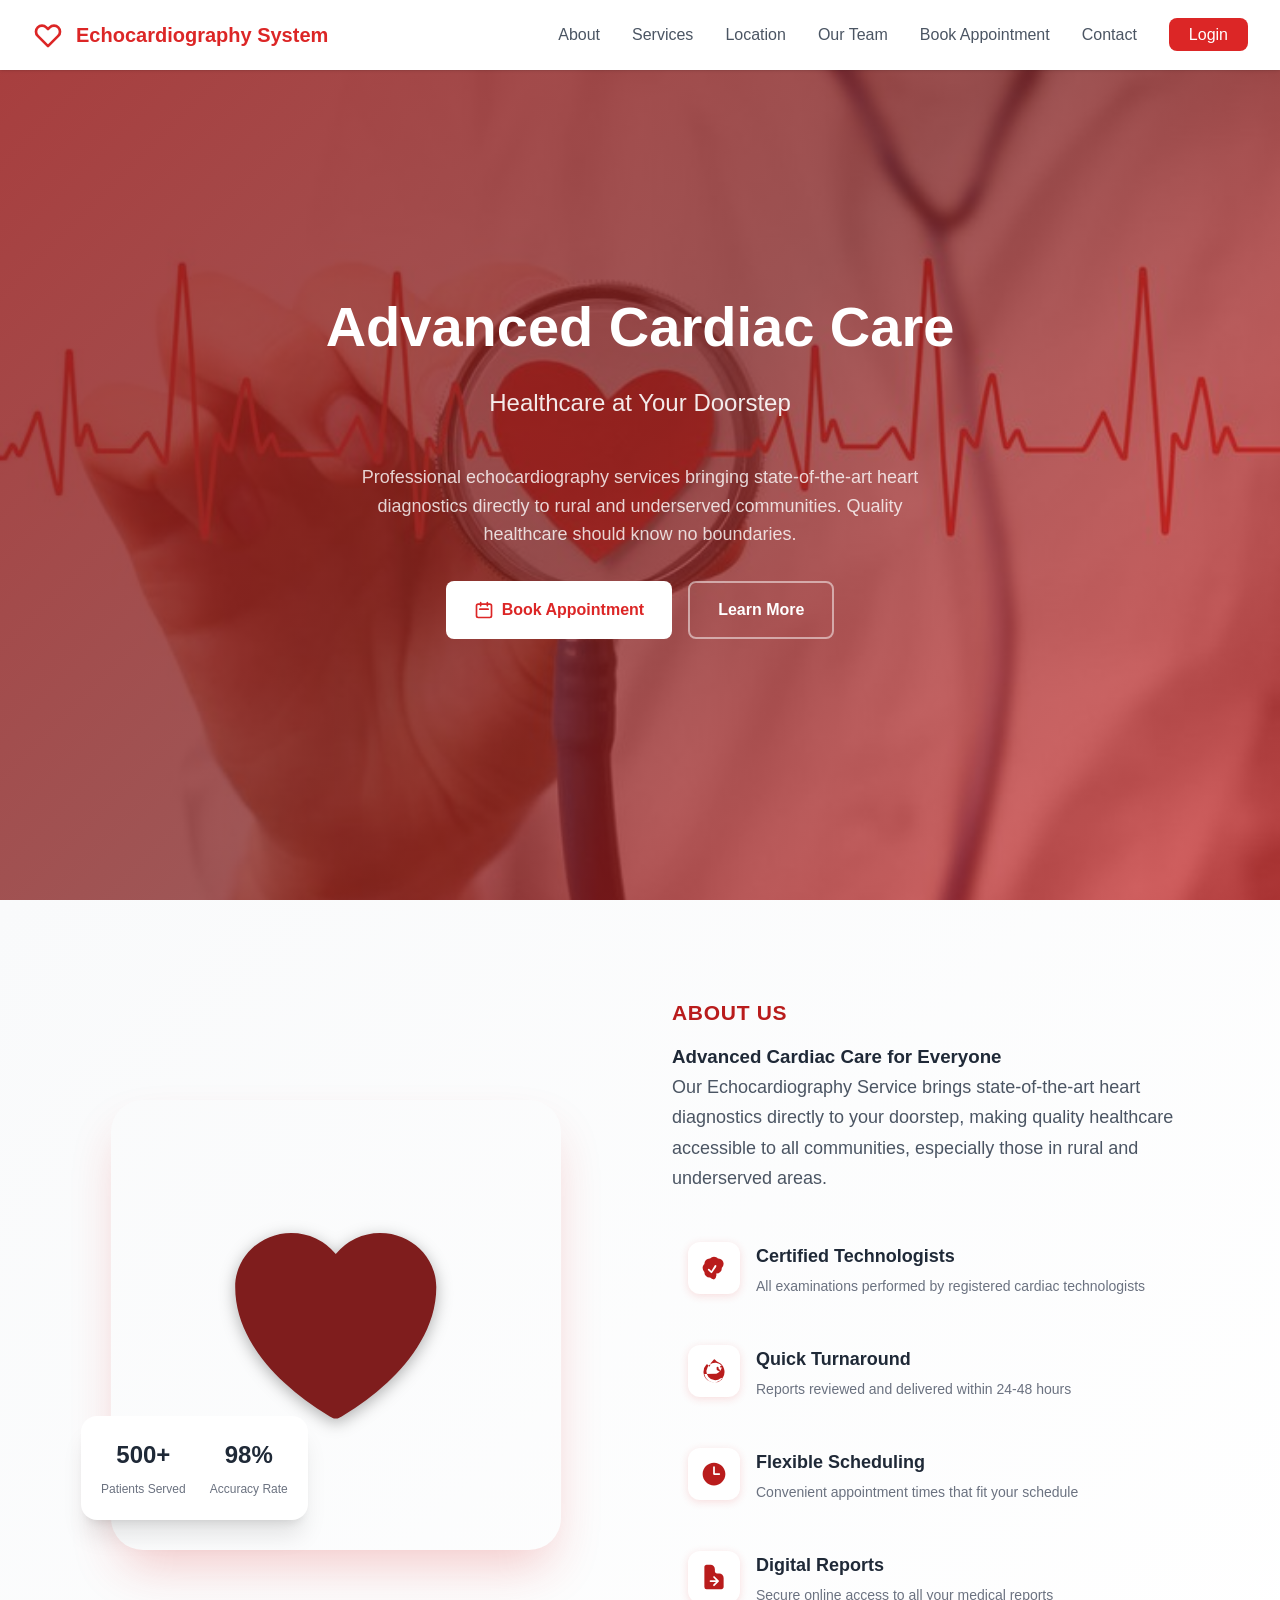
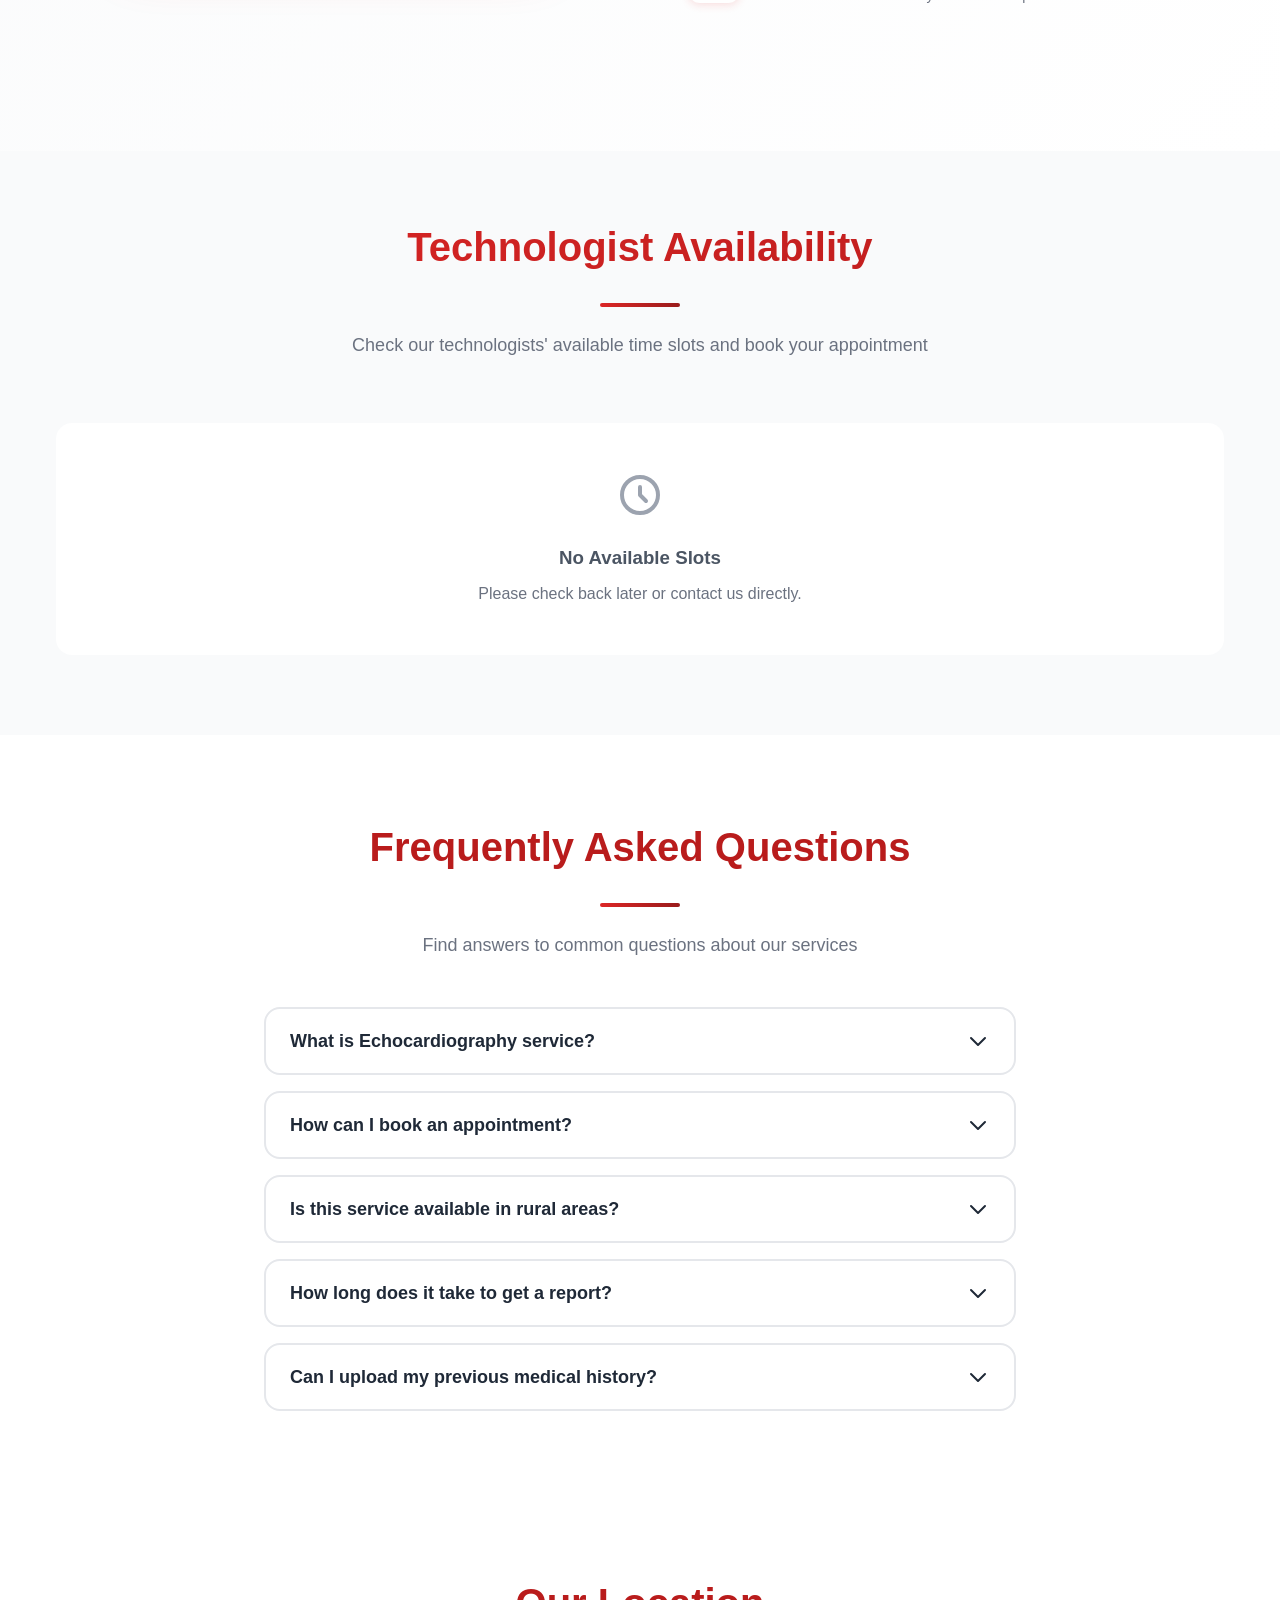
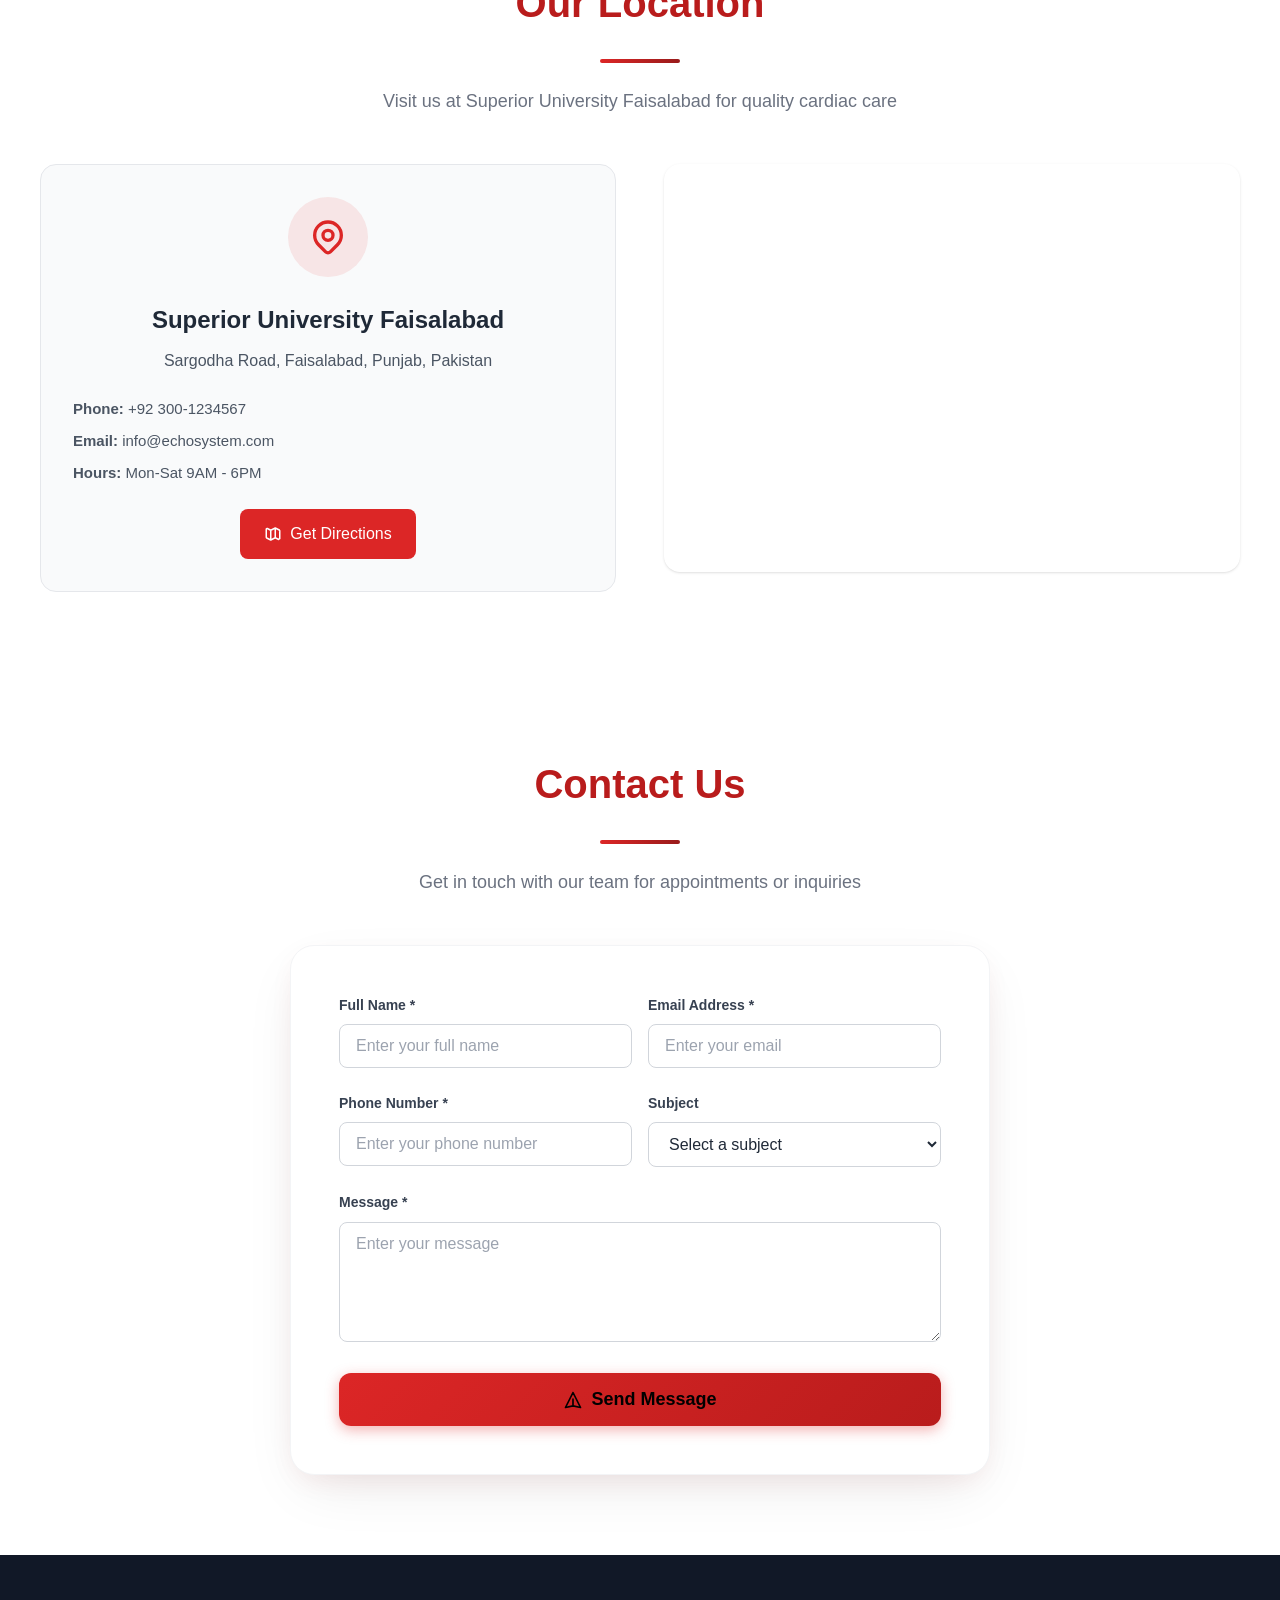
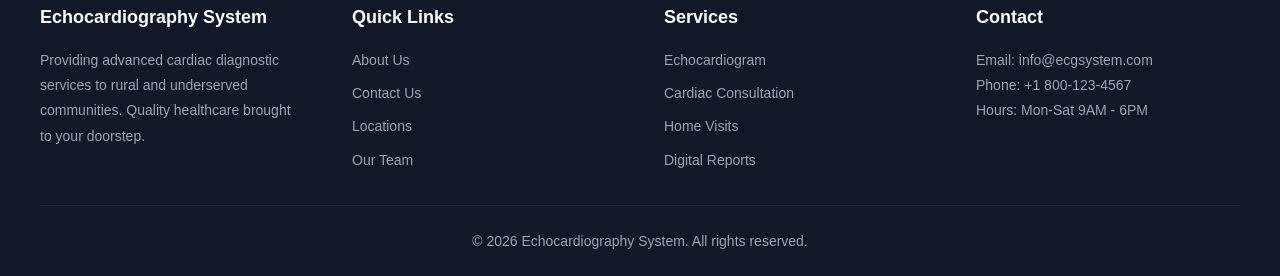
<file: index.html>
<!DOCTYPE html>
<html lang="en">
<head>
    <meta charset="UTF-8">
    <meta name="viewport" content="width=device-width, initial-scale=1.0">
    <title>Echocardiography System - Healthcare at Your Doorstep</title>
    <link rel="icon" href="favicon.png">
    <link rel="stylesheet" href="css/style.css">
</head>
<body>
    <!-- Navigation -->
    <nav class="navbar">
        <div class="navbar-container">
            <a href="#" class="navbar-logo">
                <svg xmlns="http://www.w3.org/2000/svg" fill="none" viewBox="0 0 24 24" stroke="currentColor">
                    <path stroke-linecap="round" stroke-linejoin="round" stroke-width="2" d="M4.318 6.318a4.5 4.5 0 000 6.364L12 20.364l7.682-7.682a4.5 4.5 0 00-6.364-6.364L12 7.636l-1.318-1.318a4.5 4.5 0 00-6.364 0z" />
                </svg>
                <span>Echocardiography System</span>
            </a>
            <ul class="navbar-menu" id="navbarMenu">
                <li><a href="#about">About</a></li>
                <li><a href="pages/services.html">Services</a></li>
                <li><a href="#location">Location</a></li>
                <li><a href="pages/team.html">Our Team</a></li>
                <li><a href="pages/appointment.html">Book Appointment</a></li>
                <li><a href="#contact">Contact</a></li>
                <li><a href="pages/login.html" class="btn-login">Login</a></li>
            </ul>
            <button class="navbar-toggle" id="navbarToggle" onclick="toggleMobileMenu()">
                <svg xmlns="http://www.w3.org/2000/svg" fill="none" viewBox="0 0 24 24" stroke="currentColor" width="24" height="24">
                    <path stroke-linecap="round" stroke-linejoin="round" stroke-width="2" d="M4 6h16M4 12h16M4 18h16" />
                </svg>
            </button>
        </div>
    </nav>

    <!-- Hero Section -->
    <section class="hero">
        <!-- Static Background Image -->
        <div class="hero-background"></div>
        <div class="hero-overlay"></div>
        
        <div class="hero-content">
            <h1>Advanced Cardiac Care</h1>
            <p class="hero-tagline">Healthcare at Your Doorstep</p>
            <p class="hero-description">
                Professional echocardiography services bringing state-of-the-art heart diagnostics 
                directly to rural and underserved communities. Quality healthcare should know no boundaries.
            </p>
            <div class="hero-buttons">
                <a href="pages/appointment.html" class="btn btn-primary">
                    <svg xmlns="http://www.w3.org/2000/svg" fill="none" viewBox="0 0 24 24" stroke="currentColor" width="20" height="20">
                        <path stroke-linecap="round" stroke-linejoin="round" stroke-width="2" d="M8 7V3m8 4V3m-9 8h10M5 21h14a2 2 0 002-2V7a2 2 0 00-2-2H5a2 2 0 00-2 2v12a2 2 0 002 2z" />
                    </svg>
                    Book Appointment
                </a>
                <a href="#about" class="btn btn-secondary">Learn More</a>
            </div>
        </div>
    </section>

    <!-- About Section - Modern Two-Column Layout -->
    <section class="about-section reveal" id="about">
        <div class="about-container">
            <!-- Left Column - Image/Visual -->
            <div class="about-visual-column">
                <div class="about-image-wrapper">
                    <div class="about-image-main">
                        <svg xmlns="http://www.w3.org/2000/svg" viewBox="0 0 24 24" fill="currentColor" stroke="none">
                            <path d="M11.645 20.91l-.007-.003-.022-.012a15.247 15.247 0 01-.383-.218 25.18 25.18 0 01-4.244-3.17C4.688 15.36 2.25 12.174 2.25 8.25 2.25 5.322 4.714 3 7.688 3A5.5 5.5 0 0112 5.052 5.5 5.5 0 0116.313 3c2.973 0 5.437 2.322 5.437 5.25 0 3.925-2.438 7.111-4.739 9.256a25.175 25.175 0 01-4.244 3.17 15.247 15.247 0 01-.383.219l-.022.012-.007.004-.003.001a.752.752 0 01-.704 0l-.003-.001z" />
                        </svg>
                    </div>
                    <div class="about-image-accent"></div>
                    <div class="about-stats">
                        <div class="about-stat">
                            <span class="about-stat-number">500+</span>
                            <span class="about-stat-label">Patients Served</span>
                        </div>
                        <div class="about-stat">
                            <span class="about-stat-number">98%</span>
                            <span class="about-stat-label">Accuracy Rate</span>
                        </div>
                    </div>
                </div>
            </div>
            
            <!-- Right Column - Content -->
            <div class="about-content-column">
                <div class="about-header">
                    <span class="about-subtitle"><h1 style="color: #b91c1c"></b>About us</b></h1></span>
                    <h3>Advanced Cardiac Care for Everyone</h3>
                    <p class="about-lead">
                        Our Echocardiography Service brings state-of-the-art heart diagnostics 
                        directly to your doorstep, making quality healthcare accessible to all 
                        communities, especially those in rural and underserved areas.
                    </p>
                </div>
                
                <div class="about-features">
                    <div class="about-feature">
                        <div class="about-feature-icon">
                            <svg xmlns="http://www.w3.org/2000/svg" viewBox="0 0 24 24" fill="currentColor">
                                <path fill-rule="evenodd" d="M8.603 3.799A4.49 4.49 0 0112 2.25c1.357 0 2.573.6 3.397 1.549a4.49 4.49 0 013.498 1.307 4.491 4.491 0 011.307 3.497 4.49 4.49 0 01-1.549 3.397 4.491 4.491 0 01-1.307 3.497 4.491 4.491 0 01-3.497 1.307A4.49 4.49 0 0112 21.75a4.49 4.49 0 01-3.397-1.549 4.49 4.49 0 01-3.498-1.306 4.491 4.491 0 01-1.307-3.498A4.49 4.49 0 012.25 12c0-1.357.6-2.573 1.549-3.397a4.49 4.49 0 011.307-3.497 4.49 4.49 0 013.497-1.307zm5.177 6.879a.75.75 0 10-1.093-1.026L9.75 14.56l-1.72-1.72a.75.75 0 00-1.06 1.06l2.25 2.25a.75.75 0 001.14-.094l3.75-5.25z" clip-rule="evenodd" />
                            </svg>
                        </div>
                        <div class="about-feature-text">
                            <h4>Certified Technologists</h4>
                            <p>All examinations performed by registered cardiac technologists</p>
                        </div>
                    </div>
                    <div class="about-feature">
                        <div class="about-feature-icon">
                            <svg xmlns="http://www.w3.org/2000/svg" viewBox="0 0 24 24" fill="currentColor">
                                <path fill-rule="evenodd" d="M12.963 2.286a.75.75 0 00-1.071-.136 9.742 9.742 0 00-3.539 6.177 7.547 7.547 0 01-1.705-1.715.75.75 0 00-1.152-.082A9 9 0 1015.68 4.534a7.46 7.46 0 01-2.717-2.248zM15.75 9a.75.75 0 00-1.5 0v1.476c0 .35.191.673.497.845l1.25.694a.75.75 0 10.726-1.312l-.706-.392V9zM3.72 14.657a9 9 0 0015.096 4.571.75.75 0 10-1.072-1.052A7.5 7.5 0 1118.75 7.5h-.75a.75.75 0 000 1.5h.75a9 9 0 01-4.778 5.457z" clip-rule="evenodd" />
                            </svg>
                        </div>
                        <div class="about-feature-text">
                            <h4>Quick Turnaround</h4>
                            <p>Reports reviewed and delivered within 24-48 hours</p>
                        </div>
                    </div>
                    <div class="about-feature">
                        <div class="about-feature-icon">
                            <svg xmlns="http://www.w3.org/2000/svg" viewBox="0 0 24 24" fill="currentColor">
                                <path fill-rule="evenodd" d="M12 2.25c-5.385 0-9.75 4.365-9.75 9.75s4.365 9.75 9.75 9.75 9.75-4.365 9.75-9.75S17.385 2.25 12 2.25zM12.75 6a.75.75 0 00-1.5 0v6c0 .414.336.75.75.75h4.5a.75.75 0 000-1.5h-3.75V6z" clip-rule="evenodd" />
                            </svg>
                        </div>
                        <div class="about-feature-text">
                            <h4>Flexible Scheduling</h4>
                            <p>Convenient appointment times that fit your schedule</p>
                        </div>
                    </div>
                    <div class="about-feature">
                        <div class="about-feature-icon">
                            <svg xmlns="http://www.w3.org/2000/svg" viewBox="0 0 24 24" fill="currentColor">
                                <path fill-rule="evenodd" d="M5.625 1.5H9a3.75 3.75 0 013.75 3.75v1.875c0 1.036.84 1.875 1.875 1.875H16.5a3.75 3.75 0 013.75 3.75v7.875c0 1.035-.84 1.875-1.875 1.875H5.625a1.875 1.875 0 01-1.875-1.875V3.375c0-1.036.84-1.875 1.875-1.875zm6.905 9.97a.75.75 0 00-1.06 1.06l2.226 2.226H9a.75.75 0 000 1.5h4.7l-2.226 2.227a.75.75 0 101.06 1.06l3.47-3.47a.75.75 0 000-1.06l-3.47-3.47z" clip-rule="evenodd" />
                            </svg>
                        </div>
                        <div class="about-feature-text">
                            <h4>Digital Reports</h4>
                            <p>Secure online access to all your medical reports</p>
                        </div>
                    </div>
                </div>
               
            </div>
        </div>
    </section>

    <!-- Availability Section -->
    <section class="availability-section reveal" id="availability">
        <div class="section-header">
            <h2 style="color: #b91c1c;">Technologist Availability</h2>
            <div class="section-divider"></div>
            <p>Check our technologists' available time slots and book your appointment</p>
        </div>
        <div class="availability-container">
            <div id="availabilityGrid" class="staff-grid">
                <!-- Dynamic availability slots will be loaded here -->
            </div>
        </div>
    </section>

    <!-- FAQ Section -->
    <section class="faq-section reveal" id="faq">
        <div class="section-header">
            <h2 style="color: #b91c1c;">Frequently Asked Questions</h2>
            <div class="section-divider"></div>
            <p>Find answers to common questions about our services</p>
        </div>
        <div class="faq-container">
            <div class="faq-list">
                <div class="faq-item">
                    <button class="faq-question" aria-expanded="false">
                        <span>What is Echocardiography service?</span>
                        <svg class="faq-icon" xmlns="http://www.w3.org/2000/svg" fill="none" viewBox="0 0 24 24" stroke="currentColor">
                            <path stroke-linecap="round" stroke-linejoin="round" stroke-width="2" d="M19 9l-7 7-7-7" />
                        </svg>
                    </button>
                    <div class="faq-answer">
                        <p>Echocardiography is a non-invasive diagnostic test that uses ultrasound waves to create detailed images of your heart. Our service brings this advanced cardiac diagnostic technology directly to your location, using portable equipment operated by certified technologists. This allows us to examine heart structure, function, and blood flow without you needing to visit a hospital.</p>
                    </div>
                </div>

                <div class="faq-item">
                    <button class="faq-question" aria-expanded="false">
                        <span>How can I book an appointment?</span>
                        <svg class="faq-icon" xmlns="http://www.w3.org/2000/svg" fill="none" viewBox="0 0 24 24" stroke="currentColor">
                            <path stroke-linecap="round" stroke-linejoin="round" stroke-width="2" d="M19 9l-7 7-7-7" />
                        </svg>
                    </button>
                    <div class="faq-answer">
                        <p>Booking an appointment is easy! You can either click on the "Book Appointment" link in the navigation menu, or call us directly at +1 800-123-4567. Fill out the appointment form with your details, preferred date, and location. Our team will confirm your appointment within 24 hours and send you a confirmation email with all the details.</p>
                    </div>
                </div>

                <div class="faq-item">
                    <button class="faq-question" aria-expanded="false">
                        <span>Is this service available in rural areas?</span>
                        <svg class="faq-icon" xmlns="http://www.w3.org/2000/svg" fill="none" viewBox="0 0 24 24" stroke="currentColor">
                            <path stroke-linecap="round" stroke-linejoin="round" stroke-width="2" d="M19 9l-7 7-7-7" />
                        </svg>
                    </button>
                    <div class="faq-answer">
                        <p>Yes! Our service is specifically designed to reach rural and underserved communities. We understand that accessing specialized cardiac care can be challenging in remote areas. Our portable echocardiography equipment and mobile technologists can travel to your location, bringing hospital-grade diagnostics to your doorstep. We currently serve multiple rural regions and are continuously expanding our coverage.</p>
                    </div>
                </div>

                <div class="faq-item">
                    <button class="faq-question" aria-expanded="false">
                        <span>How long does it take to get a report?</span>
                        <svg class="faq-icon" xmlns="http://www.w3.org/2000/svg" fill="none" viewBox="0 0 24 24" stroke="currentColor">
                            <path stroke-linecap="round" stroke-linejoin="round" stroke-width="2" d="M19 9l-7 7-7-7" />
                        </svg>
                    </button>
                    <div class="faq-answer">
                        <p>We pride ourselves on quick turnaround times. After your echocardiography examination, our cardiologists review the images and data. You will receive your comprehensive report within 24-48 hours. In urgent cases, we can provide preliminary findings within a few hours. All reports are securely delivered through our online portal, and you will receive an email notification when your report is ready.</p>
                    </div>
                </div>

                <div class="faq-item">
                    <button class="faq-question" aria-expanded="false">
                        <span>Can I upload my previous medical history?</span>
                        <svg class="faq-icon" xmlns="http://www.w3.org/2000/svg" fill="none" viewBox="0 0 24 24" stroke="currentColor">
                            <path stroke-linecap="round" stroke-linejoin="round" stroke-width="2" d="M19 9l-7 7-7-7" />
                        </svg>
                    </button>
                    <div class="faq-answer">
                        <p>Absolutely! When booking your appointment through our online form, you can upload your previous medical records, prescriptions, and relevant documents. We accept PDF, image files (JPG, PNG), and Word documents. Sharing your medical history helps our doctors provide more accurate assessments and personalized care recommendations. All uploaded files are stored securely and treated with strict confidentiality.</p>
                    </div>
                </div>
            </div>
        </div>
    </section>

    <!-- Location Section -->
    <section class="location-section reveal" id="location">
        <div class="section-header">
            <h2 style="color: #b91c1c;">Our Location</h2>
            <div class="section-divider"></div>
            <p>Visit us at Superior University Faisalabad for quality cardiac care</p>
        </div>
        <div class="location-container">
            <div class="location-info-wrapper">
                <div class="location-details">
                    <div class="location-icon">
                        <svg xmlns="http://www.w3.org/2000/svg" fill="none" viewBox="0 0 24 24" stroke="currentColor" width="40" height="40">
                            <path stroke-linecap="round" stroke-linejoin="round" stroke-width="2" d="M17.657 16.657L13.414 20.9a1.998 1.998 0 01-2.827 0l-4.244-4.243a8 8 0 1111.314 0z" />
                            <path stroke-linecap="round" stroke-linejoin="round" stroke-width="2" d="M15 11a3 3 0 11-6 0 3 3 0 016 0z" />
                        </svg>
                    </div>
                    <h3>Superior University Faisalabad</h3>
                    <p class="location-address">Sargodha Road, Faisalabad, Punjab, Pakistan</p>
                    <div class="location-contact-info">
                        <p><strong>Phone:</strong> +92 300-1234567</p>
                        <p><strong>Email:</strong> info@echosystem.com</p>
                        <p><strong>Hours:</strong> Mon-Sat 9AM - 6PM</p>
                    </div>
                    <a href="https://www.google.com/maps?q=Superior+University+Faisalabad" target="_blank" class="btn-directions">
                        <svg xmlns="http://www.w3.org/2000/svg" fill="none" viewBox="0 0 24 24" stroke="currentColor" width="18" height="18">
                            <path stroke-linecap="round" stroke-linejoin="round" stroke-width="2" d="M9 20l-5.447-2.724A1 1 0 013 16.382V5.618a1 1 0 011.447-.894L9 7m0 13l6-3m-6 3V7m6 10l4.553 2.276A1 1 0 0121 18.382V7.618a1 1 0 01-.553-.894L15 4m0 13V4m0 0L9 7" />
                        </svg>
                        Get Directions
                    </a>
                </div>
                <div class="location-map">
                    <iframe
                        src="https://www.google.com/maps/embed?pb=!1m18!1m12!1m3!1d3406.5678!2d73.0741!3d31.4187!2m3!1f0!2f0!3f0!3m2!1i1024!2i768!4f13.1!3m3!1m2!1s0x392242a895a55ca9%3A0x8e3f3c7b3a8b0e1d!2sSuperior%20University%20Faisalabad!5e0!3m2!1sen!2s!4v1234567890"
                        width="100%"
                        height="400"
                        style="border:0; border-radius: 12px;"
                        allowfullscreen=""
                        loading="lazy"
                        referrerpolicy="no-referrer-when-downgrade">
                    </iframe>
                </div>
            </div>
        </div>
    </section>

    <!-- Contact Section -->
    <section class="contact-section reveal" id="contact">
        <div class="section-header">
            <h2 style="color: #b91c1c;">Contact Us</h2>
            <div class="section-divider"></div>
            <p>Get in touch with our team for appointments or inquiries</p>
        </div>
        <div class="contact-container">
            <div class="contact-form-wrapper">
                <!-- Success Message -->
                <div class="form-success" id="contactSuccess">
                    <svg xmlns="http://www.w3.org/2000/svg" fill="none" viewBox="0 0 24 24" stroke="currentColor">
                        <path stroke-linecap="round" stroke-linejoin="round" stroke-width="2" d="M9 12l2 2 4-4m6 2a9 9 0 11-18 0 9 9 0 0118 0z" />
                    </svg>
                    <span>Message sent successfully! We'll get back to you soon.</span>
                </div>
                <form id="contactForm">
                    <div class="form-row">
                        <div class="form-group">
                            <label class="form-label" for="contactName">Full Name *</label>
                            <input type="text" class="form-input" id="contactName" required placeholder="Enter your full name">
                            <span class="form-error"></span>
                        </div>
                        <div class="form-group">
                            <label class="form-label" for="contactEmail">Email Address *</label>
                            <input type="email" class="form-input" id="contactEmail" required placeholder="Enter your email">
                            <span class="form-error"></span>
                        </div>
                    </div>
                    <div class="form-row">
                        <div class="form-group">
                            <label class="form-label" for="contactPhone">Phone Number *</label>
                            <input type="tel" class="form-input" id="contactPhone" required placeholder="Enter your phone number">
                            <span class="form-error"></span>
                        </div>
                        <div class="form-group">
                            <label class="form-label" for="contactSubject">Subject</label>
                            <select class="form-select" id="contactSubject">
                                <option value="">Select a subject</option>
                                <option value="appointment">Book Appointment</option>
                                <option value="inquiry">General Inquiry</option>
                                <option value="feedback">Feedback</option>
                                <option value="other">Other</option>
                            </select>
                        </div>
                    </div>
                    <div class="form-group">
                        <label class="form-label" for="contactMessage">Message *</label>
                        <textarea class="form-textarea" id="contactMessage" required placeholder="Enter your message"></textarea>
                        <span class="form-error"></span>
                    </div>
                    <button type="submit" class="btn-submit">
                        <svg xmlns="http://www.w3.org/2000/svg" fill="none" viewBox="0 0 24 24" stroke="currentColor" width="20" height="20">
                            <path stroke-linecap="round" stroke-linejoin="round" stroke-width="2" d="M12 19l9 2-9-18-9 18 9-2zm0 0v-8" />
                        </svg>
                        Send Message
                    </button>
                </form>
            </div>
        </div>
    </section>

    <!-- Footer -->
    <footer class="footer">
        <div class="footer-container">
            <div class="footer-content">
                <div class="footer-section">
                    <h4>Echocardiography System</h4>
                    <p>Providing advanced cardiac diagnostic services to rural and underserved communities. Quality healthcare brought to your doorstep.</p>
                </div>
                <div class="footer-section">
                    <h4>Quick Links</h4>
                    <div class="footer-links">
                        <a href="#about">About Us</a>
                        <a href="#contact">Contact Us</a>
                        <a href="#location">Locations</a>
                        <a href="pages/team.html">Our Team</a>
                    </div>
                </div>
                <div class="footer-section">
                    <h4>Services</h4>
                    <div class="footer-links">
                        <a href="pages/services.html">Echocardiogram</a>
                        <a href="pages/services.html">Cardiac Consultation</a>
                        <a href="pages/services.html">Home Visits</a>
                        <a href="pages/services.html">Digital Reports</a>
                    </div>
                </div>
                <div class="footer-section">
                    <h4>Contact</h4>
                    <p>Email: info@ecgsystem.com<br>
                    Phone: +1 800-123-4567<br>
                    Hours: Mon-Sat 9AM - 6PM</p>
                </div>
            </div>
            <div class="footer-bottom">
                <p>&copy; 2026 Echocardiography System. All rights reserved.</p>
            </div>
        </div>
    </footer>

    <script src="js/app.js"></script>
    <script>
        // Mobile menu toggle
        function toggleMobileMenu() {
            const menu = document.getElementById('navbarMenu');
            menu.classList.toggle('active');
        }

        // Populate Staff Availability from Technologist Dashboard
        function populateAvailability() {
            const grid = document.getElementById('availabilityGrid');
            if (!grid) return;

            // Get availability from localStorage (set by technologist dashboard)
            const availability = JSON.parse(localStorage.getItem('availability') || '[]');
            
            // Filter only available slots (not busy) and future dates
            const today = new Date().toISOString().split('T')[0];
            const availableSlots = availability.filter(slot => 
                slot.status === 'available' && slot.date >= today
            );

            if (availableSlots.length === 0) {
                grid.innerHTML = `
                    <div style="grid-column: 1/-1; text-align: center; padding: 3rem; background: white; border-radius: 1rem;">
                        <svg xmlns="http://www.w3.org/2000/svg" fill="none" viewBox="0 0 24 24" stroke="currentColor" width="48" height="48" style="color: var(--gray-400); margin-bottom: 1rem;">
                            <path stroke-linecap="round" stroke-linejoin="round" stroke-width="2" d="M12 8v4l3 3m6-3a9 9 0 11-18 0 9 9 0 0118 0z" />
                        </svg>
                        <h3 style="color: var(--gray-600); margin-bottom: 0.5rem;">No Available Slots</h3>
                        <p style="color: var(--gray-500);">Please check back later or contact us directly.</p>
                    </div>
                `;
                return;
            }

            // Sort by date
            availableSlots.sort((a, b) => new Date(a.date) - new Date(b.date));

            // Group slots by date
            const slotsByDate = {};
            availableSlots.forEach(slot => {
                if (!slotsByDate[slot.date]) {
                    slotsByDate[slot.date] = [];
                }
                slotsByDate[slot.date].push(slot);
            });

            // Display slots by date
            grid.innerHTML = Object.entries(slotsByDate).slice(0, 6).map(([date, slots]) => `
                <div class="staff-card available">
                    <div class="staff-header">
                        <div class="staff-avatar" style="background: linear-gradient(135deg, #dc2626, #b91c1c);">
                            <svg xmlns="http://www.w3.org/2000/svg" fill="none" viewBox="0 0 24 24" stroke="white" width="24" height="24">
                                <path stroke-linecap="round" stroke-linejoin="round" stroke-width="2" d="M8 7V3m8 4V3m-9 8h10M5 21h14a2 2 0 002-2V7a2 2 0 00-2-2H5a2 2 0 00-2 2v12a2 2 0 002 2z" />
                            </svg>
                        </div>
                        <div class="staff-info">
                            <h3 class="staff-name">${formatDate(date)}</h3>
                            <span class="staff-role">Cardiac Examination</span>
                        </div>
                        <span class="status-badge available">● Available</span>
                    </div>
                    <div class="staff-body">
                        <div class="next-available">
                            <svg xmlns="http://www.w3.org/2000/svg" fill="none" viewBox="0 0 24 24" stroke="currentColor" width="16" height="16">
                                <path stroke-linecap="round" stroke-linejoin="round" stroke-width="2" d="M12 8v4l3 3m6-3a9 9 0 11-18 0 9 9 0 0118 0z" />
                            </svg>
                            <span><strong>${slots.length} time slots available</strong></span>
                        </div>
                        <div class="available-slots">
                            ${slots.map(slot => `<span class="slot-tag">${slot.time}</span>`).join('')}
                        </div>
                    </div>
                    <div class="staff-footer">
                        <span class="slots-info">Certified Technologist Available</span>
                        <a href="pages/appointment.html?date=${date}" class="book-slot-btn">Book Now</a>
                    </div>
                </div>
            `).join('');
        }

        // Format date utility
        function formatDate(dateString) {
            const date = new Date(dateString);
            return date.toLocaleDateString('en-US', { 
                weekday: 'short', 
                year: 'numeric', 
                month: 'short', 
                day: 'numeric' 
            });
        }


        // Populate Locations
        function populateLocations() {
            const grid = document.getElementById('locationGrid');
            if (!grid || !AppState.locations) return;

            grid.innerHTML = AppState.locations.map(loc => `
                <div class="location-card">
                    <div class="location-card-header">
                        <svg xmlns="http://www.w3.org/2000/svg" fill="none" viewBox="0 0 24 24" stroke="currentColor">
                            <path stroke-linecap="round" stroke-linejoin="round" stroke-width="2" d="M17.657 16.657L13.414 20.9a1.998 1.998 0 01-2.827 0l-4.244-4.243a8 8 0 1111.314 0z" />
                            <path stroke-linecap="round" stroke-linejoin="round" stroke-width="2" d="M15 11a3 3 0 11-6 0 3 3 0 016 0z" />
                        </svg>
                        <h3>${loc.name}</h3>
                    </div>
                    <p><strong>Address:</strong> ${loc.address}</p>
                    <p><strong>Phone:</strong> ${loc.phone}</p>
                    <p><strong>Services:</strong> ${loc.services.join(', ')}</p>
                    <div class="location-areas">
                        ${loc.areas.map(area => `<span class="location-area-tag">${area}</span>`).join('')}
                    </div>
                </div>
            `).join('');
        }

        // FAQ Accordion Functionality
        function initFAQ() {
            const faqItems = document.querySelectorAll('.faq-item');
            
            console.log('Found ' + faqItems.length + ' FAQ items');
            
            if (faqItems.length === 0) {
                console.log('No FAQ items found');
                return;
            }
            
            faqItems.forEach((item, index) => {
                const question = item.querySelector('.faq-question');
                
                if (!question) {
                    console.log('No question element found in FAQ item ' + index);
                    return;
                }
                
                // Remove any existing listeners to prevent duplicates
                question.replaceWith(question.cloneNode(true));
                const newQuestion = item.querySelector('.faq-question');
                
                newQuestion.addEventListener('click', function(e) {
                    e.preventDefault();
                    e.stopPropagation();
                    
                    console.log('FAQ item ' + index + ' clicked');
                    
                    const isActive = item.classList.contains('active');
                    
                    // Close all other FAQ items (only one open at a time)
                    faqItems.forEach(otherItem => {
                        otherItem.classList.remove('active');
                        const otherQuestion = otherItem.querySelector('.faq-question');
                        if (otherQuestion) {
                            otherQuestion.setAttribute('aria-expanded', 'false');
                        }
                    });
                    
                    // Toggle current item
                    if (!isActive) {
                        item.classList.add('active');
                        this.setAttribute('aria-expanded', 'true');
                        console.log('FAQ item ' + index + ' opened');
                    } else {
                        console.log('FAQ item ' + index + ' closed');
                    }
                });
            });
            
            console.log('FAQ initialized successfully');
        }

        // Contact Form Handler
        document.getElementById('contactForm').addEventListener('submit', function(e) {
            e.preventDefault();
            
            // Hide previous success message
            document.getElementById('contactSuccess').classList.remove('visible');
            
            // Validate form
            if (!validateForm(this)) return;

            const formData = {
                name: document.getElementById('contactName').value,
                email: document.getElementById('contactEmail').value,
                phone: document.getElementById('contactPhone').value,
                subject: document.getElementById('contactSubject').value,
                message: document.getElementById('contactMessage').value
            };

            // Show inline success message
            document.getElementById('contactSuccess').classList.add('visible');
            
            // Clear form fields
            clearForm(this);
            
            // Hide success message after 5 seconds
            setTimeout(() => {
                document.getElementById('contactSuccess').classList.remove('visible');
            }, 5000);
        });

        // Login Form Handler
        const loginForm = document.getElementById('loginForm');
        if (loginForm) {
            loginForm.addEventListener('submit', function(e) {
            e.preventDefault();

            const role = document.getElementById('selectedRole').value;
            const email = document.getElementById('loginEmail').value;
            const password = document.getElementById('loginPassword').value;

            const result = login(email, password, role);

            if (result.success) {
                // Redirect to appropriate dashboard
                const dashboardMap = {
                    'admin': 'pages/admin.html',
                    'doctor': 'pages/doctor.html',
                    'patient': 'pages/patient.html',
                    'technologist': 'pages/technologist.html'
                };

                window.location.href = dashboardMap[role];
            } else {
                showAlert(this, result.error, 'error');
            }
            });
        }

        // Initialize dummy data if not exists (for testing)
        function initHomepageData() {
            // Initialize availability if empty
            if (!localStorage.getItem('availability') || localStorage.getItem('availability') === '[]') {
                const dummyAvailability = [
                    { id: 1, date: '2026-04-25', time: '09:00 AM', status: 'available' },
                    { id: 2, date: '2026-04-25', time: '10:00 AM', status: 'available' },
                    { id: 3, date: '2026-04-25', time: '02:00 PM', status: 'available' },
                    { id: 4, date: '2026-04-26', time: '11:00 AM', status: 'busy' },
                    { id: 5, date: '2026-04-26', time: '03:00 PM', status: 'available' },
                    { id: 6, date: '2026-04-27', time: '09:30 AM', status: 'available' },
                    { id: 7, date: '2026-04-27', time: '01:00 PM', status: 'available' },
                    { id: 8, date: '2026-04-27', time: '04:00 PM', status: 'available' },
                    { id: 9, date: '2026-04-28', time: '10:00 AM', status: 'available' },
                    { id: 10, date: '2026-04-28', time: '02:30 PM', status: 'available' },
                    { id: 11, date: '2026-04-28', time: '05:00 PM', status: 'available' }
                ];
                localStorage.setItem('availability', JSON.stringify(dummyAvailability));
                console.log('Homepage: Initialized availability data');
            }
            
            // Initialize appointments if empty
            if (!localStorage.getItem('appointments') || localStorage.getItem('appointments') === '[]') {
                const dummyAppointments = [
                    { id: 101, patient_name: 'Ali Ahmad', patient_email: 'ali@email.com', patient_phone: '0300-1234567', patient_location: 'Faisalabad', medical_history: 'Chest pain and shortness of breath', requested_date: '2026-04-25', status: 'pending', submitted_at: new Date().toISOString() },
                    { id: 102, patient_name: 'Fatima Khan', patient_email: 'fatima@email.com', patient_phone: '0301-2345678', patient_location: 'Lahore', medical_history: 'High blood pressure, needs checkup', requested_date: '2026-04-25', status: 'pending', submitted_at: new Date().toISOString() },
                    { id: 103, patient_name: 'Ahmed Raza', patient_email: 'ahmed@email.com', patient_phone: '0302-3456789', patient_location: 'Faisalabad', medical_history: 'Heart palpitations', requested_date: '2026-04-26', status: 'accepted', submitted_at: new Date().toISOString() },
                    { id: 104, patient_name: 'Saima Bibi', patient_email: 'saima@email.com', patient_phone: '0303-4567890', patient_location: 'Jaranwala', medical_history: 'Diabetes with cardiac issues', requested_date: '2026-04-26', status: 'pending', submitted_at: new Date().toISOString() }
                ];
                localStorage.setItem('appointments', JSON.stringify(dummyAppointments));
                console.log('Homepage: Initialized appointments data');
            }
        }

        // Initialize page
        document.addEventListener('DOMContentLoaded', function() {
            initHomepageData();
            populateAvailability();
            populateLocations();
            initFAQ();
        });
    </script>
</body>
</html>
</file>
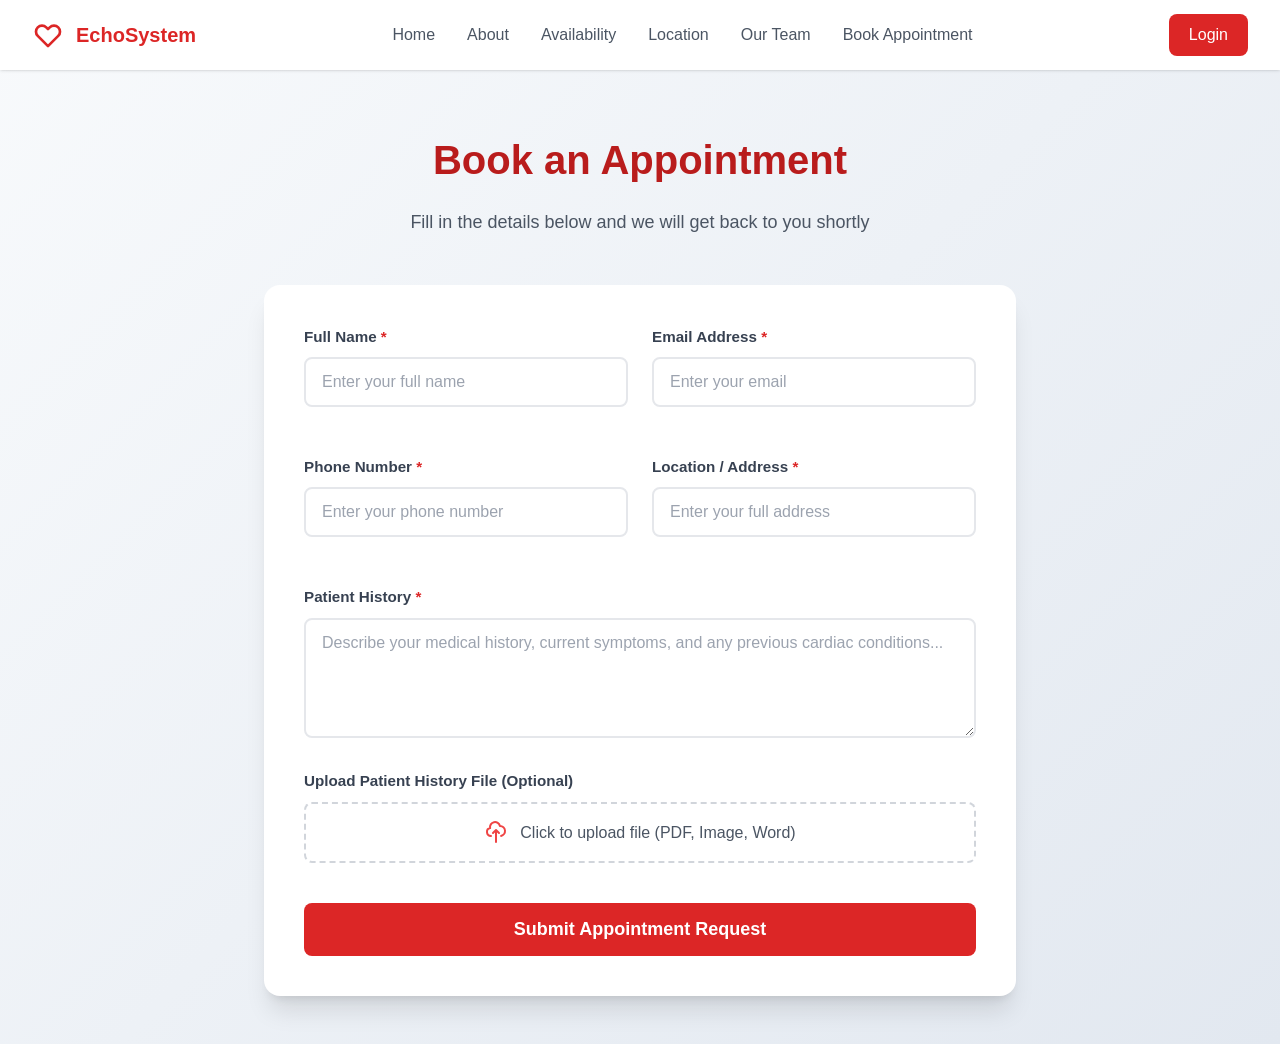
<file: pages/appointment.html>
<!DOCTYPE html>
<html lang="en">
<head>
    <meta charset="UTF-8">
    <meta name="viewport" content="width=device-width, initial-scale=1.0">
    <title>Book Appointment - Echocardiography System</title>
    <link rel="stylesheet" href="../css/style.css">
    <link rel="icon" href="../favicon.png">
    <style>
        :root {
            --primary-50:  #fef2f2;
            --primary-100: #fee2e2;
            --primary-200: #fecaca;
            --primary-300: #fca5a5;
            --primary-400: #f87171;
            --primary-500: #ef4444;
            --primary-600: #dc2626;
            --primary-700: #b91c1c;
            --primary-800: #991b1b;
            --primary-900: #7f1d1d;
        }
        
        .appointment-page {
            min-height: 100vh;
            background: linear-gradient(135deg, #f8fafc 0%, #e2e8f0 100%);
            padding-top: 80px;
        }

        .appointment-container {
            max-width: 800px;
            margin: 0 auto;
            padding: 3rem 1.5rem;
        }

        .appointment-header {
            text-align: center;
            margin-bottom: 3rem;
        }

        .appointment-header h1 {
            font-size: 2.5rem;
            color: var(--primary-700);
            margin-bottom: 1rem;
        }

        .appointment-header p {
            color: var(--gray-600);
            font-size: 1.125rem;
        }

        .appointment-form {
            background: var(--white);
            border-radius: 1rem;
            box-shadow: var(--shadow-xl);
            padding: 2.5rem;
        }

        .form-row {
            display: grid;
            grid-template-columns: 1fr 1fr;
            gap: 1.5rem;
            margin-bottom: 1.5rem;
        }

        .form-group {
            margin-bottom: 1.5rem;
        }

        .form-group:last-child {
            margin-bottom: 0;
        }

        .form-label {
            display: block;
            font-weight: 600;
            color: var(--gray-700);
            margin-bottom: 0.5rem;
            font-size: 0.95rem;
        }

        .form-label span {
            color: var(--primary-600);
        }

        .form-input,
        .form-textarea {
            width: 100%;
            padding: 0.875rem 1rem;
            border: 2px solid var(--gray-200);
            border-radius: 0.5rem;
            font-size: 1rem;
            transition: all 0.3s ease;
            background: var(--white);
        }

        .form-input:focus,
        .form-textarea:focus {
            outline: none;
            border-color: var(--primary-500);
            box-shadow: 0 0 0 3px rgba(220, 38, 38, 0.1);
        }

        .form-input.error,
        .form-textarea.error {
            border-color: var(--error);
        }

        .form-textarea {
            min-height: 120px;
            resize: vertical;
        }

        .file-upload-wrapper {
            position: relative;
        }

        .file-upload-input {
            position: absolute;
            opacity: 0;
            width: 100%;
            height: 100%;
            cursor: pointer;
        }

        .file-upload-label {
            display: flex;
            align-items: center;
            justify-content: center;
            gap: 0.75rem;
            padding: 1rem;
            border: 2px dashed var(--gray-300);
            border-radius: 0.5rem;
            cursor: pointer;
            transition: all 0.3s ease;
            color: var(--gray-600);
        }

        .file-upload-label:hover {
            border-color: var(--primary-400);
            background: var(--gray-50);
        }

        .file-upload-label svg {
            width: 24px;
            height: 24px;
            color: var(--primary-500);
        }

        .file-name {
            margin-top: 0.75rem;
            padding: 0.5rem 1rem;
            background: var(--gray-100);
            border-radius: 0.375rem;
            font-size: 0.875rem;
            color: var(--gray-700);
            display: none;
        }

        .file-name.show {
            display: block;
        }

        .error-message {
            color: var(--error);
            font-size: 0.875rem;
            margin-top: 0.375rem;
            display: none;
        }

        .error-message.show {
            display: block;
        }

        .submit-btn {
            width: 100%;
            padding: 1rem 2rem;
            background: var(--primary-600);
            color: var(--white);
            border: none;
            border-radius: 0.5rem;
            font-size: 1.125rem;
            font-weight: 600;
            cursor: pointer;
            transition: all 0.3s ease;
            margin-top: 1rem;
        }

        .submit-btn:hover {
            background: var(--primary-700);
            transform: translateY(-2px);
            box-shadow: var(--shadow-lg);
        }

        .submit-btn:disabled {
            background: var(--gray-400);
            cursor: not-allowed;
            transform: none;
        }

        /* Form Fade-in Animation */
        @keyframes fadeInUp {
            from {
                opacity: 0;
                transform: translateY(30px);
            }
            to {
                opacity: 1;
                transform: translateY(0);
            }
        }

        .appointment-form {
            animation: fadeInUp 0.6s ease-out;
        }

        .appointment-header {
            animation: fadeInUp 0.5s ease-out;
        }

        .success-message {
            display: none;
            background: var(--success-light);
            border: 2px solid var(--success);
            border-radius: 0.5rem;
            padding: 1.5rem;
            margin-bottom: 2rem;
            text-align: center;
        }

        .success-message.show {
            display: block;
            animation: slideDown 0.3s ease;
        }

        @keyframes slideDown {
            from {
                opacity: 0;
                transform: translateY(-10px);
            }
            to {
                opacity: 1;
                transform: translateY(0);
            }
        }

        .success-message h3 {
            color: var(--success-dark);
            margin-bottom: 0.5rem;
        }

        .success-message p {
            color: var(--gray-600);
        }

        @media (max-width: 640px) {
            .form-row {
                grid-template-columns: 1fr;
                gap: 0;
            }

            .appointment-form {
                padding: 1.5rem;
            }

            .appointment-header h1 {
                font-size: 2rem;
            }
        }
    </style>
</head>
<body>
    <!-- Navbar -->
    <nav class="navbar">
        <div class="container navbar-container">
            <a href="../index.html" class="navbar-logo">
                <svg xmlns="http://www.w3.org/2000/svg" fill="none" viewBox="0 0 24 24" stroke="currentColor" width="32" height="32">
                    <path stroke-linecap="round" stroke-linejoin="round" stroke-width="2" d="M4.318 6.318a4.5 4.5 0 000 6.364L12 20.364l7.682-7.682a4.5 4.5 0 00-6.364-6.364L12 7.636l-1.318-1.318a4.5 4.5 0 00-6.364 0z" />
                </svg>
                <span>EchoSystem</span>
            </a>
            <ul class="navbar-menu" id="navbarMenu">
                <li><a href="../index.html">Home</a></li>
                <li><a href="../index.html#about">About</a></li>
                <li><a href="../index.html#availability">Availability</a></li>
                <li><a href="../index.html#location">Location</a></li>
                <li><a href="team.html">Our Team</a></li>
                <li><a href="appointment.html" class="active">Book Appointment</a></li>
            </ul>
            <div class="navbar-menu">
                <a href="login.html" class="btn-login">Login</a>
                <button class="navbar-toggle" id="navbarToggle" onclick="toggleMobileMenu()">
                    <svg xmlns="http://www.w3.org/2000/svg" fill="none" viewBox="0 0 24 24" stroke="currentColor" width="24" height="24">
                        <path stroke-linecap="round" stroke-linejoin="round" stroke-width="2" d="M4 6h16M4 12h16M4 18h16" />
                    </svg>
                </button>
            </div>
        </div>
    </nav>

    <!-- Appointment Page -->
    <div class="appointment-page">
        <div class="appointment-container">
            <div class="appointment-header">
                <h1>Book an Appointment</h1>
                <p>Fill in the details below and we will get back to you shortly</p>
            </div>

            <div class="success-message" id="successMessage">
                <h3>Request Submitted Successfully!</h3>
                <p>We have received your appointment request. Our team will contact you soon.</p>
            </div>

            <form class="appointment-form" id="appointmentForm">
                <div class="form-row">
                    <div class="form-group">
                        <label class="form-label" for="fullName">Full Name <span>*</span></label>
                        <input type="text" class="form-input" id="fullName" name="fullName" placeholder="Enter your full name">
                        <span class="error-message" id="fullNameError">Please enter your full name</span>
                    </div>
                    <div class="form-group">
                        <label class="form-label" for="email">Email Address <span>*</span></label>
                        <input type="email" class="form-input" id="email" name="email" placeholder="Enter your email">
                        <span class="error-message" id="emailError">Please enter a valid email address</span>
                    </div>
                </div>

                <div class="form-row">
                    <div class="form-group">
                        <label class="form-label" for="phone">Phone Number <span>*</span></label>
                        <input type="tel" class="form-input" id="phone" name="phone" placeholder="Enter your phone number">
                        <span class="error-message" id="phoneError">Please enter a valid phone number</span>
                    </div>
                    <div class="form-group">
                        <label class="form-label" for="location">Location / Address <span>*</span></label>
                        <input type="text" class="form-input" id="location" name="location" placeholder="Enter your full address">
                        <span class="error-message" id="locationError">Please enter your location</span>
                    </div>
                </div>

                <div class="form-group">
                    <label class="form-label" for="patientHistory">Patient History <span>*</span></label>
                    <textarea class="form-textarea" id="patientHistory" name="patientHistory" placeholder="Describe your medical history, current symptoms, and any previous cardiac conditions..."></textarea>
                    <span class="error-message" id="patientHistoryError">Please provide your patient history</span>
                </div>

                <div class="form-group">
                    <label class="form-label">Upload Patient History File (Optional)</label>
                    <div class="file-upload-wrapper">
                        <input type="file" class="file-upload-input" id="fileUpload" accept=".pdf,.jpg,.jpeg,.png,.doc,.docx">
                        <div class="file-upload-label">
                            <svg xmlns="http://www.w3.org/2000/svg" fill="none" viewBox="0 0 24 24" stroke="currentColor">
                                <path stroke-linecap="round" stroke-linejoin="round" stroke-width="2" d="M7 16a4 4 0 01-.88-7.903A5 5 0 1115.9 6L16 6a5 5 0 011 9.9M15 13l-3-3m0 0l-3 3m3-3v12" />
                            </svg>
                            <span>Click to upload file (PDF, Image, Word)</span>
                        </div>
                    </div>
                    <div class="file-name" id="fileName"></div>
                </div>

                <button type="submit" class="submit-btn" id="submitBtn">Submit Appointment Request</button>
            </form>
        </div>
    </div>

    <script>
        // Mobile menu toggle
        function toggleMobileMenu() {
            const menu = document.getElementById('navbarMenu');
            menu.classList.toggle('active');
        }

        // Form elements
        const form = document.getElementById('appointmentForm');
        const fileUpload = document.getElementById('fileUpload');
        const fileName = document.getElementById('fileName');
        const successMessage = document.getElementById('successMessage');
        const submitBtn = document.getElementById('submitBtn');

        // File upload wrapper click handler
        const fileUploadWrapper = document.querySelector('.file-upload-wrapper');
        const fileUploadLabel = document.querySelector('.file-upload-label');

        // Click on upload area to open file browser
        fileUploadWrapper.addEventListener('click', function(e) {
            // Prevent triggering if clicking on the input itself
            if (e.target !== fileUpload) {
                fileUpload.click();
            }
        });

        // File upload handling
        fileUpload.addEventListener('change', function() {
            if (this.files && this.files[0]) {
                fileName.textContent = 'Selected file: ' + this.files[0].name;
                fileName.classList.add('show');
            }
        });

        // Validation functions
        function validateFullName(name) {
            return name.trim().length >= 3;
        }

        function validateEmail(email) {
            const emailRegex = /^[^\s@]+@[^\s@]+\.[^\s@]+$/;
            return emailRegex.test(email);
        }

        function validatePhone(phone) {
            const phoneRegex = /^[\d\s\-\+\(\)]{10,20}$/;
            return phoneRegex.test(phone);
        }

        function validateLocation(location) {
            return location.trim().length >= 5;
        }

        function validatePatientHistory(history) {
            return history.trim().length >= 10;
        }

        // Show/hide error
        function showError(fieldId, show) {
            const field = document.getElementById(fieldId);
            const error = document.getElementById(fieldId + 'Error');
            if (show) {
                field.classList.add('error');
                error.classList.add('show');
            } else {
                field.classList.remove('error');
                error.classList.remove('show');
            }
        }

        // Form submission
        form.addEventListener('submit', async function(e) {
            e.preventDefault();

            // Get values
            const fullName = document.getElementById('fullName').value;
            const email = document.getElementById('email').value;
            const phone = document.getElementById('phone').value;
            const location = document.getElementById('location').value;
            const patientHistory = document.getElementById('patientHistory').value;
            const file = fileUpload.files[0];

            // Validate
            let isValid = true;

            if (!validateFullName(fullName)) {
                showError('fullName', true);
                isValid = false;
            } else {
                showError('fullName', false);
            }

            if (!validateEmail(email)) {
                showError('email', true);
                isValid = false;
            } else {
                showError('email', false);
            }

            if (!validatePhone(phone)) {
                showError('phone', true);
                isValid = false;
            } else {
                showError('phone', false);
            }

            if (!validateLocation(location)) {
                showError('location', true);
                isValid = false;
            } else {
                showError('location', false);
            }

            if (!validatePatientHistory(patientHistory)) {
                showError('patientHistory', true);
                isValid = false;
            } else {
                showError('patientHistory', false);
            }

            if (!isValid) {
                return;
            }

            // Show loading state
            submitBtn.disabled = true;
            submitBtn.textContent = 'Submitting...';

            // Prepare appointment data
            const appointmentData = {
                id: Date.now(),
                patient_name: fullName,
                patient_email: email,
                patient_phone: phone,
                patient_location: location,
                medical_history: patientHistory,
                requested_date: new Date().toISOString().split('T')[0],
                status: 'pending',
                submitted_at: new Date().toISOString()
            };

            // Handle file upload if file is selected
            if (file) {
                try {
                    // Convert file to base64 for storage
                    const base64File = await new Promise((resolve, reject) => {
                        const reader = new FileReader();
                        reader.onload = () => resolve(reader.result);
                        reader.onerror = reject;
                        reader.readAsDataURL(file);
                    });

                    appointmentData.file = {
                        name: file.name,
                        type: file.type,
                        size: file.size,
                        data: base64File
                    };
                } catch (fileError) {
                    console.error('Error reading file:', fileError);
                }
            }

            try {
                // Check if requested date has available slots
                const availability = JSON.parse(localStorage.getItem('availability') || '[]');
                const requestedDate = document.getElementById('preferredDate')?.value || new Date().toISOString().split('T')[0];
                const availableSlotsForDate = availability.filter(slot => 
                    slot.date === requestedDate && slot.status === 'available'
                );

                // Save to localStorage (simulating API storage)
                const existingAppointments = JSON.parse(localStorage.getItem('appointments') || '[]');
                existingAppointments.push(appointmentData);
                localStorage.setItem('appointments', JSON.stringify(existingAppointments));

                // Show success message with availability info
                if (availableSlotsForDate.length > 0) {
                    successMessage.innerHTML = `
                        <div style="text-align: center;">
                            <div style="font-size: 48px; margin-bottom: 10px;">✅</div>
                            <h3 style="color: #166534; margin-bottom: 10px;">Appointment Submitted Successfully!</h3>
                            <p style="color: #374151; margin-bottom: 8px;">Your request has been sent to the technologist.</p>
                            <p style="color: #22c55e; font-weight: 600; font-size: 14px;">
                                ✓ ${availableSlotsForDate.length} slots available on ${requestedDate}
                            </p>
                            <p style="color: #6b7280; font-size: 12px; margin-top: 8px;">
                                You will receive a confirmation within 24 hours.
                            </p>
                        </div>
                    `;
                } else {
                    successMessage.innerHTML = `
                        <div style="text-align: center;">
                            <div style="font-size: 48px; margin-bottom: 10px;">✅</div>
                            <h3 style="color: #166534; margin-bottom: 10px;">Appointment Submitted Successfully!</h3>
                            <p style="color: #374151; margin-bottom: 8px;">Your request has been sent to the technologist.</p>
                            <p style="color: #f59e0b; font-weight: 600; font-size: 14px;">
                                ⚠ No specific slots available on this date. We'll contact you.
                            </p>
                        </div>
                    `;
                }
                successMessage.classList.add('show');

                // Clear form
                form.reset();
                fileName.classList.remove('show');

                // Hide success message after 5 seconds
                setTimeout(() => {
                    successMessage.classList.remove('show');
                }, 5000);

                // Scroll to top
                window.scrollTo({ top: 0, behavior: 'smooth' });

                console.log('Appointment saved:', appointmentData);
            } catch (error) {
                console.error('Error saving appointment:', error);
                alert('Failed to submit appointment. Please try again.');
            } finally {
                submitBtn.disabled = false;
                submitBtn.textContent = 'Submit Appointment Request';
            }
        });

        // Real-time validation on input
        document.getElementById('fullName').addEventListener('input', function() {
            if (validateFullName(this.value)) showError('fullName', false);
        });

        document.getElementById('email').addEventListener('input', function() {
            if (validateEmail(this.value)) showError('email', false);
        });

        document.getElementById('phone').addEventListener('input', function() {
            if (validatePhone(this.value)) showError('phone', false);
        });

        document.getElementById('location').addEventListener('input', function() {
            if (validateLocation(this.value)) showError('location', false);
        });

        document.getElementById('patientHistory').addEventListener('input', function() {
            if (validatePatientHistory(this.value)) showError('patientHistory', false);
        });
    </script>
</body>
</html>
</file>
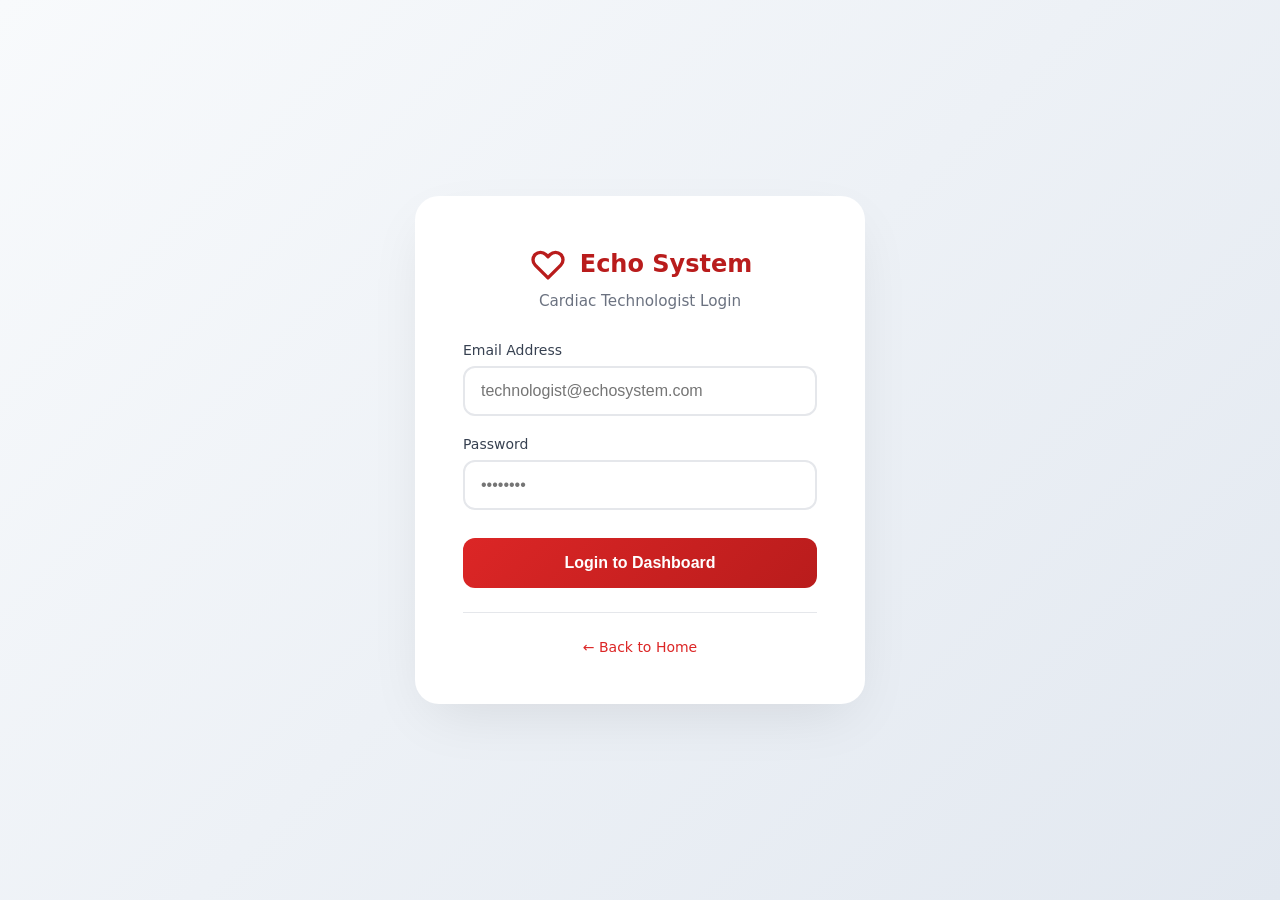
<file: pages/login.html>
<!DOCTYPE html>
<html lang="en">
<head>
    <meta charset="UTF-8">
    <meta name="viewport" content="width=device-width, initial-scale=1.0">
    <title>Login - Echocardiography System</title>
    <link rel="icon" href="../favicon.png">
    <style>
        :root {
            --primary-50: #fef2f2;
            --primary-100: #fee2e2;
            --primary-200: #fecaca;
            --primary-300: #fca5a5;
            --primary-400: #f87171;
            --primary-500: #ef4444;
            --primary-600: #dc2626;
            --primary-700: #b91c1c;
            --primary-800: #991b1b;
            --primary-900: #7f1d1d;
        }

        * {
            margin: 0;
            padding: 0;
            box-sizing: border-box;
        }

        body {
            font-family: 'Segoe UI', system-ui, -apple-system, sans-serif;
            background: linear-gradient(135deg, #f8fafc 0%, #e2e8f0 100%);
            min-height: 100vh;
            display: flex;
            align-items: center;
            justify-content: center;
            padding: 2rem;
        }

        .login-container {
            background: white;
            border-radius: 1.5rem;
            box-shadow: 0 20px 60px -15px rgba(0, 0, 0, 0.1);
            padding: 3rem;
            width: 100%;
            max-width: 450px;
        }

        .login-header {
            text-align: center;
            margin-bottom: 2rem;
        }

        .login-logo {
            display: flex;
            align-items: center;
            justify-content: center;
            gap: 0.75rem;
            font-size: 1.5rem;
            font-weight: 700;
            color: var(--primary-700);
            margin-bottom: 0.5rem;
        }

        .login-logo svg {
            width: 40px;
            height: 40px;
        }

        .login-header p {
            color: #6b7280;
            font-size: 0.95rem;
        }

        .login-form {
            display: flex;
            flex-direction: column;
            gap: 1.25rem;
        }

        .form-group {
            display: flex;
            flex-direction: column;
            gap: 0.5rem;
        }

        .form-group label {
            font-size: 0.875rem;
            font-weight: 500;
            color: #374151;
        }

        .form-input {
            padding: 0.875rem 1rem;
            border: 2px solid #e5e7eb;
            border-radius: 0.75rem;
            font-size: 1rem;
            transition: all 0.3s ease;
        }

        .form-input:focus {
            outline: none;
            border-color: #dc2626;
            box-shadow: 0 0 0 3px rgba(220, 38, 38, 0.1);
        }

        .btn-login {
            background: linear-gradient(135deg, #dc2626 0%, #b91c1c 100%);
            color: white;
            border: none;
            padding: 1rem;
            border-radius: 0.75rem;
            font-size: 1rem;
            font-weight: 600;
            cursor: pointer;
            transition: all 0.3s ease;
            margin-top: 0.5rem;
        }

        .btn-login:hover {
            transform: translateY(-2px);
            box-shadow: 0 4px 14px rgba(220, 38, 38, 0.35);
        }

        .login-footer {
            text-align: center;
            margin-top: 1.5rem;
            padding-top: 1.5rem;
            border-top: 1px solid #e5e7eb;
        }

        .login-footer a {
            color: #dc2626;
            text-decoration: none;
            font-size: 0.875rem;
        }

        .login-footer a:hover {
            text-decoration: underline;
        }

        .alert {
            padding: 0.75rem 1rem;
            border-radius: 0.5rem;
            font-size: 0.875rem;
            display: none;
        }

        .alert.error {
            background: #fee2e2;
            color: #dc2626;
            display: block;
        }
    </style>
</head>
<body>
    <div class="login-container">
        <div class="login-header">
            <div class="login-logo">
                <svg xmlns="http://www.w3.org/2000/svg" fill="none" viewBox="0 0 24 24" stroke="currentColor">
                    <path stroke-linecap="round" stroke-linejoin="round" stroke-width="2" d="M4.318 6.318a4.5 4.5 0 000 6.364L12 20.364l7.682-7.682a4.5 4.5 0 00-6.364-6.364L12 7.636l-1.318-1.318a4.5 4.5 0 00-6.364 0z" />
                </svg>
                <span>Echo System</span>
            </div>
            <p>Cardiac Technologist Login</p>
        </div>

        <div id="loginAlert" class="alert"></div>

        <form id="loginForm" class="login-form">
            <div class="form-group">
                <label>Email Address</label>
                <input type="email" id="loginEmail" class="form-input" placeholder="technologist@echosystem.com" required>
            </div>
            <div class="form-group">
                <label>Password</label>
                <input type="password" id="loginPassword" class="form-input" placeholder="••••••••" required>
            </div>
            <button type="submit" class="btn-login">Login to Dashboard</button>
        </form>

        <div class="login-footer">
            <a href="../index.html">← Back to Home</a>
        </div>
    </div>

    <script>
        // Pre-defined technologist credentials (no API - pure localStorage)
        const TECHNOLOGIST_CREDENTIALS = {
            email: 'tech@echosystem.com',
            password: 'tech123',
            name: 'Cardiac Technologist',
            role: 'technologist'
        };

        document.getElementById('loginForm').addEventListener('submit', function(e) {
            e.preventDefault();
            
            const email = document.getElementById('loginEmail').value;
            const password = document.getElementById('loginPassword').value;
            const alert = document.getElementById('loginAlert');
            const submitBtn = document.querySelector('.btn-login');
            
            // Disable button during login
            submitBtn.disabled = true;
            submitBtn.textContent = 'Logging in...';
            
            // Simple local validation (no API call)
            if (email === TECHNOLOGIST_CREDENTIALS.email && password === TECHNOLOGIST_CREDENTIALS.password) {
                // Store user session in localStorage
                localStorage.setItem('echotech_currentUser', JSON.stringify({
                    id: 1,
                    email: TECHNOLOGIST_CREDENTIALS.email,
                    name: TECHNOLOGIST_CREDENTIALS.name,
                    role: TECHNOLOGIST_CREDENTIALS.role,
                    loggedInAt: new Date().toISOString()
                }));
                
                // Redirect to technologist dashboard
                window.location.href = 'technologist.html';
            } else {
                alert.textContent = 'Invalid email or password. Use: tech@echosystem.com / tech123';
                alert.className = 'alert error';
                submitBtn.disabled = false;
                submitBtn.textContent = 'Login to Dashboard';
            }
        });
    </script>
</body>
</html>
</file>
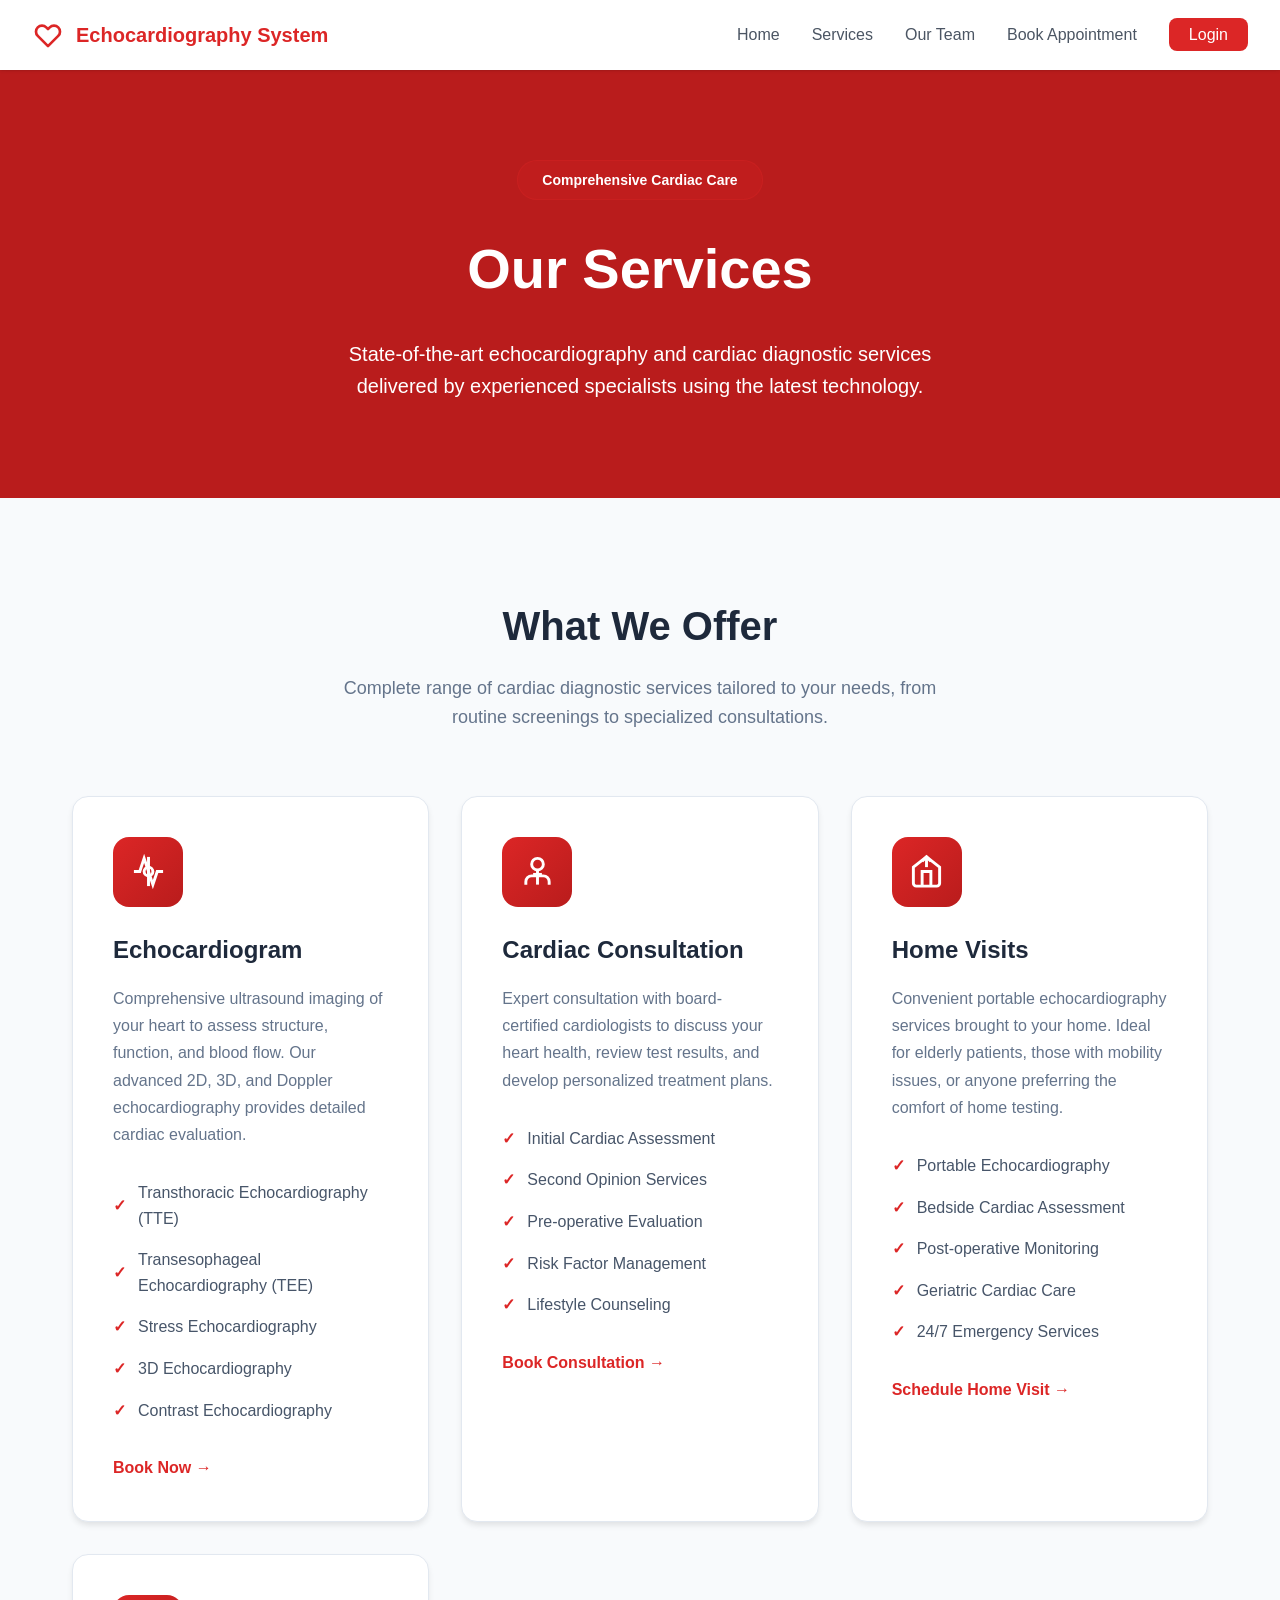
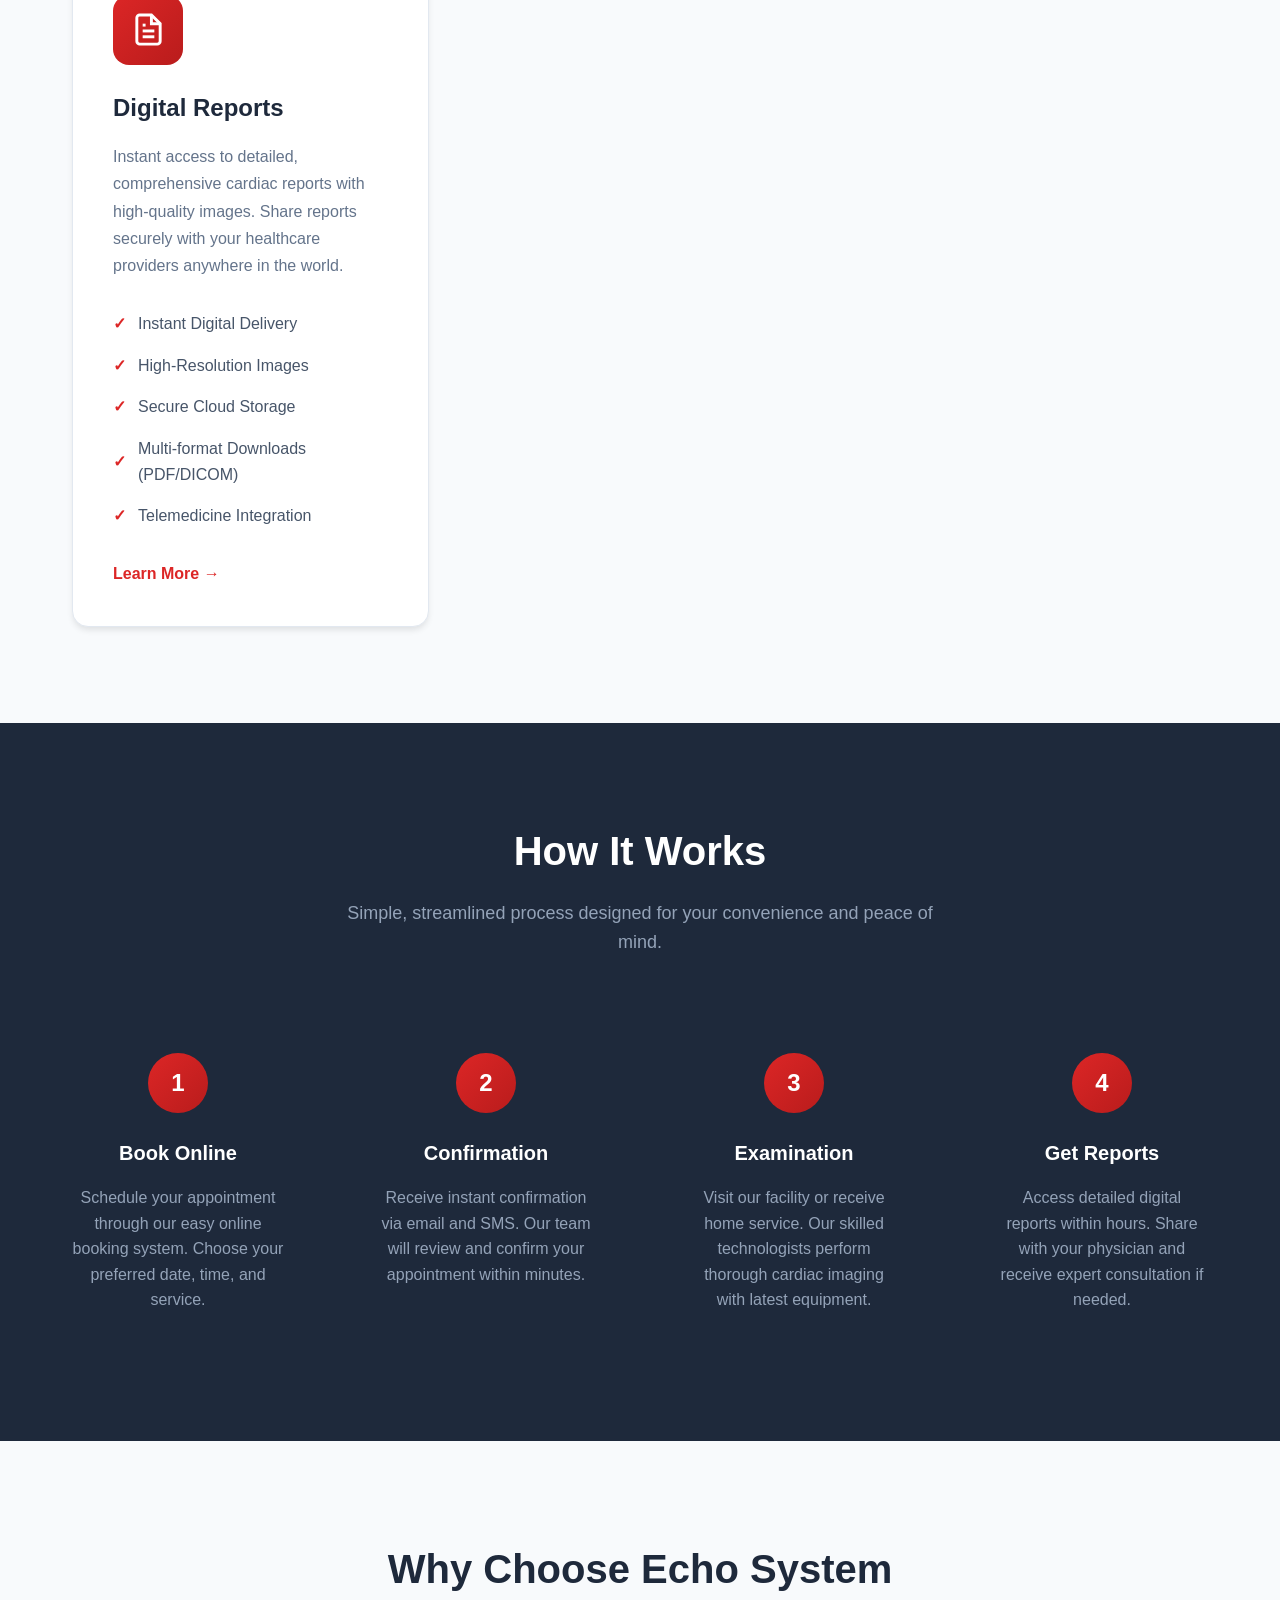
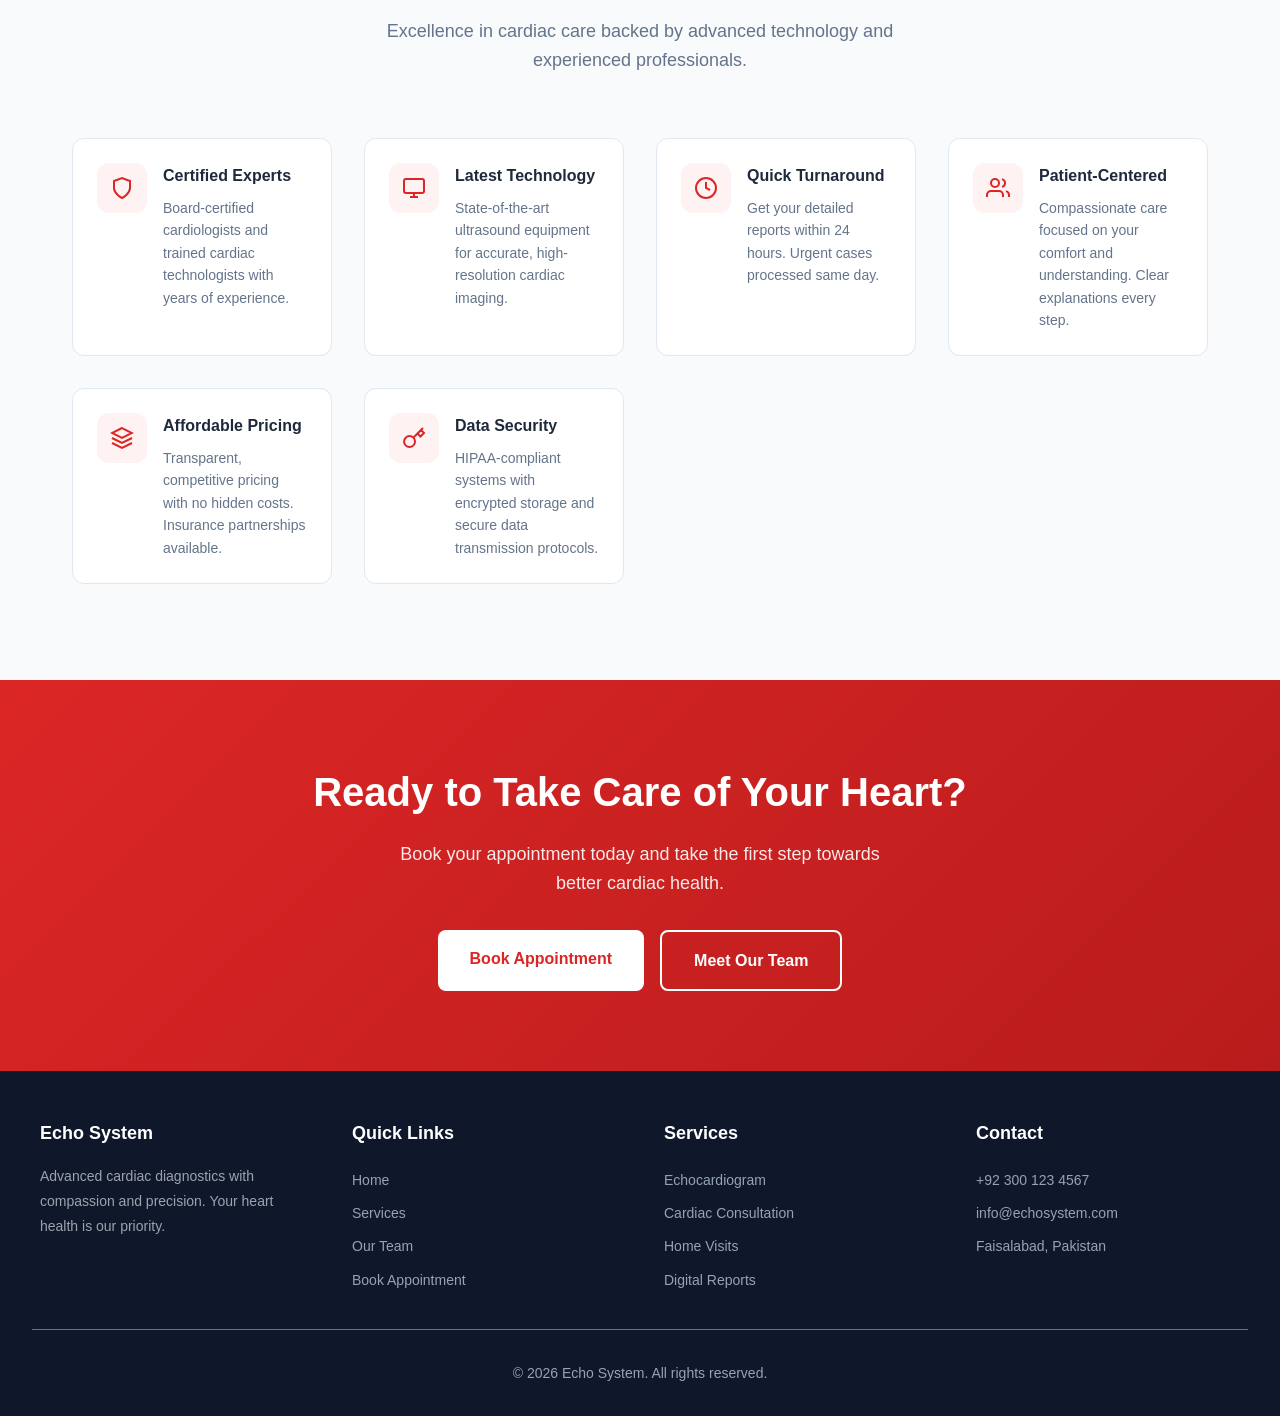
<file: pages/services.html>
<!DOCTYPE html>
<html lang="en">
<head>
    <meta charset="UTF-8">
    <meta name="viewport" content="width=device-width, initial-scale=1.0">
    <title>Our Services - Echocardiography System</title>
    <link rel="icon" type="image/png" href="../favicon.png">
    <link rel="stylesheet" href="../css/style.css">
    <style>
        * {
            margin: 0;
            padding: 0;
            box-sizing: border-box;
        }

        body {
            font-family: 'Segoe UI', Tahoma, Geneva, Verdana, sans-serif;
            line-height: 1.6;
            color: #333;
            background: #f8fafc;
        }

        /* Page Header */
        .page-header {
            background: linear-gradient(135deg, var(--primary-600) 0%, var(--primary-700) 100%);
            padding: 8rem 2rem 4rem;
            text-align: center;
            color: white;
            position: relative;
            overflow: hidden;
        }

        .page-header::before {
            content: '';
            position: absolute;
            top: 0;
            left: 0;
            right: 0;
            bottom: 0;
            background: url('data:image/svg+xml,<svg xmlns="http://www.w3.org/2000/svg" viewBox="0 0 100 100"><path d="M50 25 C30 25, 20 40, 20 50 C20 60, 30 75, 50 85 C70 75, 80 60, 80 50 C80 40, 70 25, 50 25" fill="none" stroke="rgba(255,255,255,0.1)" stroke-width="2"/></svg>') repeat;
            opacity: 0.3;
        }

        .page-header h1 {
            font-size: 3rem;
            margin-bottom: 1rem;
            position: relative;
            z-index: 1;
        }

        .page-header p {
            font-size: 1.25rem;
            opacity: 0.9;
            max-width: 600px;
            margin: 0 auto;
            position: relative;
            z-index: 1;
        }

        .logo-icon {
            width: 40px;
            height: 40px;
            background: linear-gradient(135deg, #dc2626, #b91c1c);
            border-radius: 50%;
            display: flex;
            align-items: center;
            justify-content: center;
        }

        /* Hero Section */
        .services-hero {
            background: linear-gradient(155deg, #b91c1c 0%, #b91c1c 50%, #b91c1c 100%);
            padding: 10rem 2rem 6rem;
            text-align: center;
            color: white;
            position: relative;
            overflow: hidden;
        }

        .services-hero > * {
            position: relative;
            z-index: 1;
        }

        .hero-badge {
            display: inline-block;
            background: rgba(220, 38, 38, 0.2);
            color: #fca5a5;
            padding: 0.5rem 1.5rem;
            border-radius: 2rem;
            font-size: 0.875rem;
            font-weight: 600;
            margin-bottom: 1.5rem;
            border: 1px solid rgba(220, 38, 38, 0.3);
        }

        .services-hero h1 {
            font-size: 3.5rem;
            margin-bottom: 1.5rem;
            font-weight: 800;
        }

        .services-hero p {
            font-size: 1.25rem;
            color: #94a3b8;
            max-width: 600px;
            margin: 0 auto;
        }

        /* Services Grid */
        .services-section {
            padding: 6rem 2rem;
            max-width: 1200px;
            margin: 0 auto;
        }

        .section-header {
            text-align: center;
            margin-bottom: 4rem;
        }

        .section-header h2 {
            font-size: 2.5rem;
            color: #1e293b;
            margin-bottom: 1rem;
        }

        .section-header p {
            color: #64748b;
            font-size: 1.125rem;
            max-width: 600px;
            margin: 0 auto;
        }

        .services-grid {
            display: grid;
            grid-template-columns: repeat(auto-fit, minmax(300px, 1fr));
            gap: 2rem;
        }

        .service-card {
            background: white;
            border-radius: 1rem;
            padding: 2.5rem;
            box-shadow: 0 4px 6px -1px rgba(0,0,0,0.1);
            transition: all 0.3s ease;
            border: 1px solid #e2e8f0;
        }

        .service-card:hover {
            transform: translateY(-5px);
            box-shadow: 0 20px 40px -10px rgba(0,0,0,0.15);
            border-color: #dc2626;
        }

        .service-icon {
            width: 70px;
            height: 70px;
            background: linear-gradient(135deg, #dc2626, #b91c1c);
            border-radius: 1rem;
            display: flex;
            align-items: center;
            justify-content: center;
            margin-bottom: 1.5rem;
            color: white;
        }

        .service-icon svg {
            width: 35px;
            height: 35px;
        }

        .service-card h3 {
            font-size: 1.5rem;
            color: #1e293b;
            margin-bottom: 1rem;
        }

        .service-card p {
            color: #64748b;
            margin-bottom: 1.5rem;
            line-height: 1.7;
        }

        .service-features {
            list-style: none;
            margin-bottom: 1.5rem;
        }

        .service-features li {
            padding: 0.5rem 0;
            color: #475569;
            display: flex;
            align-items: center;
            gap: 0.75rem;
        }

        .service-features li::before {
            content: '✓';
            color: #dc2626;
            font-weight: bold;
        }

        .service-cta {
            display: inline-flex;
            align-items: center;
            gap: 0.5rem;
            color: #dc2626;
            text-decoration: none;
            font-weight: 600;
            transition: gap 0.3s;
        }

        .service-cta:hover {
            gap: 1rem;
        }

        /* Process Section */
        .process-section {
            background: #1e293b;
            padding: 6rem 2rem;
            color: white;
        }

        .process-container {
            max-width: 1200px;
            margin: 0 auto;
        }

        .process-section .section-header h2 {
            color: white;
        }

        .process-section .section-header p {
            color: #94a3b8;
        }

        .process-steps {
            display: grid;
            grid-template-columns: repeat(auto-fit, minmax(250px, 1fr));
            gap: 2rem;
            margin-top: 4rem;
        }

        .process-step {
            text-align: center;
            padding: 2rem;
            position: relative;
        }

        .step-number {
            width: 60px;
            height: 60px;
            background: linear-gradient(135deg, #dc2626, #b91c1c);
            border-radius: 50%;
            display: flex;
            align-items: center;
            justify-content: center;
            font-size: 1.5rem;
            font-weight: 700;
            margin: 0 auto 1.5rem;
        }

        .process-step h3 {
            font-size: 1.25rem;
            margin-bottom: 1rem;
        }

        .process-step p {
            color: #94a3b8;
        }

        /* Why Choose Us */
        .why-section {
            padding: 6rem 2rem;
            max-width: 1200px;
            margin: 0 auto;
        }

        .features-grid {
            display: grid;
            grid-template-columns: repeat(auto-fit, minmax(250px, 1fr));
            gap: 2rem;
            margin-top: 3rem;
        }

        .feature-item {
            display: flex;
            gap: 1rem;
            padding: 1.5rem;
            background: white;
            border-radius: 0.75rem;
            border: 1px solid #e2e8f0;
        }

        .feature-icon {
            width: 50px;
            height: 50px;
            background: #fef2f2;
            border-radius: 0.75rem;
            display: flex;
            align-items: center;
            justify-content: center;
            color: #dc2626;
            flex-shrink: 0;
        }

        .feature-icon svg {
            width: 24px;
            height: 24px;
        }

        .feature-content h4 {
            color: #1e293b;
            margin-bottom: 0.5rem;
        }

        .feature-content p {
            color: #64748b;
            font-size: 0.875rem;
        }

        /* CTA Section */
        .cta-section {
            background: linear-gradient(135deg, #dc2626 0%, #b91c1c 100%);
            padding: 5rem 2rem;
            text-align: center;
            color: white;
        }

        .cta-section h2 {
            font-size: 2.5rem;
            margin-bottom: 1rem;
        }

        .cta-section p {
            font-size: 1.125rem;
            opacity: 0.9;
            margin-bottom: 2rem;
            max-width: 500px;
            margin-left: auto;
            margin-right: auto;
        }

        .cta-buttons {
            display: flex;
            gap: 1rem;
            justify-content: center;
            flex-wrap: wrap;
        }

        .btn-primary {
            background: white;
            color: #dc2626;
            padding: 1rem 2rem;
            border-radius: 0.5rem;
            text-decoration: none;
            font-weight: 600;
            transition: all 0.3s;
        }

        .btn-primary:hover {
            transform: translateY(-2px);
            box-shadow: 0 10px 30px #dc2626;
        }

        .btn-secondary {
            background: transparent;
            color: white;
            padding: 1rem 2rem;
            border-radius: 0.5rem;
            text-decoration: none;
            font-weight: 600;
            border: 2px solid white;
            transition: all 0.3s;
        }

        .btn-secondary:hover {
            background: white;
            color: #dc2626;
        }

        /* Footer */
        .footer {
            background: #0f172a;
            color: #94a3b8;
            padding: 3rem 2rem 2rem;
        }

        .footer-container {
            max-width: 1200px;
            margin: 0 auto;
            display: grid;
            grid-template-columns: repeat(auto-fit, minmax(250px, 1fr));
            gap: 3rem;
            margin-bottom: 2rem;
        }

        .footer-section h3 {
            color: white;
            margin-bottom: 1rem;
            font-size: 1.125rem;
        }

        .footer-section ul {
            list-style: none;
        }

        .footer-section a {
            color: #94a3b8;
            text-decoration: none;
            display: block;
            padding: 0.25rem 0;
            transition: color 0.3s;
        }

        .footer-section a:hover {
            color: #dc2626;
        }

        .footer-bottom {
            text-align: center;
            padding-top: 2rem;
            border-top: 1px solid #64748b;
        }

        /* Responsive */
        @media (max-width: 768px) {
            .nav-links {
                display: none;
            }

            .services-hero h1 {
                font-size: 2.5rem;
            }

            .services-hero {
                padding: 8rem 1.5rem 4rem;
            }

            .services-section {
                padding: 4rem 1.5rem;
            }

            .service-card {
                padding: 1.5rem;
            }

            .section-header h2 {
                font-size: 2rem;
            }
        }
    </style>
</head>
<body>
    <!-- Navigation -->
    <nav class="navbar">
        <div class="navbar-container">
            <a href="../index.html" class="navbar-logo">
                <svg xmlns="http://www.w3.org/2000/svg" fill="none" viewBox="0 0 24 24" stroke="currentColor">
                    <path stroke-linecap="round" stroke-linejoin="round" stroke-width="2" d="M4.318 6.318a4.5 4.5 0 000 6.364L12 20.364l7.682-7.682a4.5 4.5 0 00-6.364-6.364L12 7.636l-1.318-1.318a4.5 4.5 0 00-6.364 0z" />
                </svg>
                <span>Echocardiography System</span>
            </a>
            <ul class="navbar-menu" id="navbarMenu">
                <li><a href="../index.html">Home</a></li>
                <li><a href="services.html">Services</a></li>
                <li><a href="team.html">Our Team</a></li>
                <li><a href="appointment.html">Book Appointment</a></li>
                 
                <li><a href="login.html" class="btn-login">Login</a></li>
            </ul>
            <button class="navbar-toggle" id="navbarToggle" onclick="toggleMobileMenu()">
                <svg xmlns="http://www.w3.org/2000/svg" fill="none" viewBox="0 0 24 24" stroke="currentColor" width="24" height="24">
                    <path stroke-linecap="round" stroke-linejoin="round" stroke-width="2" d="M4 6h16M4 12h16M4 18h16" />
                </svg>
            </button>
        </div>
    </nav>

    <!-- Hero Section -->
    <section class="services-hero">
        <span class="hero-badge"><b style="color: white;">Comprehensive Cardiac Care</b></span>
        <h1>Our Services</h1>
        <p style="color: white;">State-of-the-art echocardiography and cardiac diagnostic services delivered by experienced specialists using the latest technology.</p>
    </section>

    <!-- Services Grid -->
    <section class="services-section">
        <div class="section-header">
            <h2>What We Offer</h2>
            <p>Complete range of cardiac diagnostic services tailored to your needs, from routine screenings to specialized consultations.</p>
        </div>

        <div class="services-grid">
            <!-- Echocardiogram -->
            <div class="service-card">
                <div class="service-icon">
                    <svg viewBox="0 0 24 24" fill="none" stroke="currentColor" stroke-width="2">
                        <path d="M22 12h-4l-3 9L9 3l-3 9H2"/>
                        <path d="M12 2v20"/>
                        <circle cx="12" cy="12" r="3"/>
                    </svg>
                </div>
                <h3>Echocardiogram</h3>
                <p>Comprehensive ultrasound imaging of your heart to assess structure, function, and blood flow. Our advanced 2D, 3D, and Doppler echocardiography provides detailed cardiac evaluation.</p>
                <ul class="service-features">
                    <li>Transthoracic Echocardiography (TTE)</li>
                    <li>Transesophageal Echocardiography (TEE)</li>
                    <li>Stress Echocardiography</li>
                    <li>3D Echocardiography</li>
                    <li>Contrast Echocardiography</li>
                </ul>
                <a href="appointment.html" class="service-cta">Book Now →</a>
            </div>

            <!-- Cardiac Consultation -->
            <div class="service-card">
                <div class="service-icon">
                    <svg viewBox="0 0 24 24" fill="none" stroke="currentColor" stroke-width="2">
                        <path d="M20 21v-2a4 4 0 0 0-4-4H8a4 4 0 0 0-4 4v2"/>
                        <circle cx="12" cy="7" r="4"/>
                        <path d="M12 11v10"/>
                        <path d="M9 14h6"/>
                    </svg>
                </div>
                <h3>Cardiac Consultation</h3>
                <p>Expert consultation with board-certified cardiologists to discuss your heart health, review test results, and develop personalized treatment plans.</p>
                <ul class="service-features">
                    <li>Initial Cardiac Assessment</li>
                    <li>Second Opinion Services</li>
                    <li>Pre-operative Evaluation</li>
                    <li>Risk Factor Management</li>
                    <li>Lifestyle Counseling</li>
                </ul>
                <a href="appointment.html" class="service-cta">Book Consultation →</a>
            </div>

            <!-- Home Visits -->
            <div class="service-card">
                <div class="service-icon">
                    <svg viewBox="0 0 24 24" fill="none" stroke="currentColor" stroke-width="2">
                        <path d="M3 9l9-7 9 7v11a2 2 0 0 1-2 2H5a2 2 0 0 1-2-2z"/>
                        <polyline points="9 22 9 12 15 12 15 22"/>
                        <path d="M12 2v7"/>
                        <path d="M9 5l3-3 3 3"/>
                    </svg>
                </div>
                <h3>Home Visits</h3>
                <p>Convenient portable echocardiography services brought to your home. Ideal for elderly patients, those with mobility issues, or anyone preferring the comfort of home testing.</p>
                <ul class="service-features">
                    <li>Portable Echocardiography</li>
                    <li>Bedside Cardiac Assessment</li>
                    <li>Post-operative Monitoring</li>
                    <li>Geriatric Cardiac Care</li>
                    <li>24/7 Emergency Services</li>
                </ul>
                <a href="appointment.html" class="service-cta">Schedule Home Visit →</a>
            </div>

            <!-- Digital Reports -->
            <div class="service-card">
                <div class="service-icon">
                    <svg viewBox="0 0 24 24" fill="none" stroke="currentColor" stroke-width="2">
                        <path d="M14 2H6a2 2 0 0 0-2 2v16a2 2 0 0 0 2 2h12a2 2 0 0 0 2-2V8z"/>
                        <polyline points="14 2 14 8 20 8"/>
                        <line x1="16" y1="13" x2="8" y2="13"/>
                        <line x1="16" y1="17" x2="8" y2="17"/>
                        <polyline points="10 9 9 9 8 9"/>
                    </svg>
                </div>
                <h3>Digital Reports</h3>
                <p>Instant access to detailed, comprehensive cardiac reports with high-quality images. Share reports securely with your healthcare providers anywhere in the world.</p>
                <ul class="service-features">
                    <li>Instant Digital Delivery</li>
                    <li>High-Resolution Images</li>
                    <li>Secure Cloud Storage</li>
                    <li>Multi-format Downloads (PDF/DICOM)</li>
                    <li>Telemedicine Integration</li>
                </ul>
                <a href="../index.html" class="service-cta">Learn More →</a>
            </div>
        </div>
    </section>

    <!-- Process Section -->
    <section class="process-section">
        <div class="process-container">
            <div class="section-header">
                <h2>How It Works</h2>
                <p>Simple, streamlined process designed for your convenience and peace of mind.</p>
            </div>

            <div class="process-steps">
                <div class="process-step">
                    <div class="step-number">1</div>
                    <h3>Book Online</h3>
                    <p>Schedule your appointment through our easy online booking system. Choose your preferred date, time, and service.</p>
                </div>
                <div class="process-step">
                    <div class="step-number">2</div>
                    <h3>Confirmation</h3>
                    <p>Receive instant confirmation via email and SMS. Our team will review and confirm your appointment within minutes.</p>
                </div>
                <div class="process-step">
                    <div class="step-number">3</div>
                    <h3>Examination</h3>
                    <p>Visit our facility or receive home service. Our skilled technologists perform thorough cardiac imaging with latest equipment.</p>
                </div>
                <div class="process-step">
                    <div class="step-number">4</div>
                    <h3>Get Reports</h3>
                    <p>Access detailed digital reports within hours. Share with your physician and receive expert consultation if needed.</p>
                </div>
            </div>
        </div>
    </section>

    <!-- Why Choose Us -->
    <section class="why-section">
        <div class="section-header">
            <h2>Why Choose Echo System</h2>
            <p>Excellence in cardiac care backed by advanced technology and experienced professionals.</p>
        </div>

        <div class="features-grid">
            <div class="feature-item">
                <div class="feature-icon">
                    <svg viewBox="0 0 24 24" fill="none" stroke="currentColor" stroke-width="2">
                        <path d="M12 22s8-4 8-10V5l-8-3-8 3v7c0 6 8 10 8 10z"/>
                    </svg>
                </div>
                <div class="feature-content">
                    <h4>Certified Experts</h4>
                    <p>Board-certified cardiologists and trained cardiac technologists with years of experience.</p>
                </div>
            </div>

            <div class="feature-item">
                <div class="feature-icon">
                    <svg viewBox="0 0 24 24" fill="none" stroke="currentColor" stroke-width="2">
                        <rect x="2" y="3" width="20" height="14" rx="2" ry="2"/>
                        <line x1="8" y1="21" x2="16" y2="21"/>
                        <line x1="12" y1="17" x2="12" y2="21"/>
                    </svg>
                </div>
                <div class="feature-content">
                    <h4>Latest Technology</h4>
                    <p>State-of-the-art ultrasound equipment for accurate, high-resolution cardiac imaging.</p>
                </div>
            </div>

            <div class="feature-item">
                <div class="feature-icon">
                    <svg viewBox="0 0 24 24" fill="none" stroke="currentColor" stroke-width="2">
                        <circle cx="12" cy="12" r="10"/>
                        <polyline points="12 6 12 12 16 14"/>
                    </svg>
                </div>
                <div class="feature-content">
                    <h4>Quick Turnaround</h4>
                    <p>Get your detailed reports within 24 hours. Urgent cases processed same day.</p>
                </div>
            </div>

            <div class="feature-item">
                <div class="feature-icon">
                    <svg viewBox="0 0 24 24" fill="none" stroke="currentColor" stroke-width="2">
                        <path d="M17 21v-2a4 4 0 0 0-4-4H5a4 4 0 0 0-4 4v2"/>
                        <circle cx="9" cy="7" r="4"/>
                        <path d="M23 21v-2a4 4 0 0 0-3-3.87"/>
                        <path d="M16 3.13a4 4 0 0 1 0 7.75"/>
                    </svg>
                </div>
                <div class="feature-content">
                    <h4>Patient-Centered</h4>
                    <p>Compassionate care focused on your comfort and understanding. Clear explanations every step.</p>
                </div>
            </div>

            <div class="feature-item">
                <div class="feature-icon">
                    <svg viewBox="0 0 24 24" fill="none" stroke="currentColor" stroke-width="2">
                        <path d="M12 2L2 7l10 5 10-5-10-5z"/>
                        <path d="M2 17l10 5 10-5"/>
                        <path d="M2 12l10 5 10-5"/>
                    </svg>
                </div>
                <div class="feature-content">
                    <h4>Affordable Pricing</h4>
                    <p>Transparent, competitive pricing with no hidden costs. Insurance partnerships available.</p>
                </div>
            </div>

            <div class="feature-item">
                <div class="feature-icon">
                    <svg viewBox="0 0 24 24" fill="none" stroke="currentColor" stroke-width="2">
                        <path d="M21 2l-2 2m-7.61 7.61a5.5 5.5 0 1 1-7.778 7.778 5.5 5.5 0 0 1 7.777-7.777zm0 0L15.5 7.5m0 0l3 3L22 7l-3-3m-3.5 3.5L19 4"/>
                    </svg>
                </div>
                <div class="feature-content">
                    <h4>Data Security</h4>
                    <p>HIPAA-compliant systems with encrypted storage and secure data transmission protocols.</p>
                </div>
            </div>
        </div>
    </section>

    <!-- CTA Section -->
    <section class="cta-section">
        <h2>Ready to Take Care of Your Heart?</h2>
        <p>Book your appointment today and take the first step towards better cardiac health.</p>
        <div class="cta-buttons">
            <a href="appointment.html" class="btn-primary">Book Appointment</a>
            <a href="team.html" class="btn-secondary">Meet Our Team</a>
        </div>
    </section>

    <!-- Footer -->
    <footer class="footer">
        <div class="footer-container">
            <div class="footer-section">
                <h3>Echo System</h3>
                <p>Advanced cardiac diagnostics with compassion and precision. Your heart health is our priority.</p>
            </div>
            <div class="footer-section">
                <h3>Quick Links</h3>
                <ul>
                    <li><a href="../index.html">Home</a></li>
                    <li><a href="services.html">Services</a></li>
                    <li><a href="team.html">Our Team</a></li>
                    <li><a href="appointment.html">Book Appointment</a></li>
                </ul>
            </div>
            <div class="footer-section">
                <h3>Services</h3>
                <ul>
                    <li><a href="#">Echocardiogram</a></li>
                    <li><a href="#">Cardiac Consultation</a></li>
                    <li><a href="#">Home Visits</a></li>
                    <li><a href="#">Digital Reports</a></li>
                </ul>
            </div>
            <div class="footer-section">
                <h3>Contact</h3>
                <ul>
                    <li><a href="tel:+923001234567">+92 300 123 4567</a></li>
                    <li><a href="mailto:info@echosystem.com">info@echosystem.com</a></li>
                    <li><a href="#">Faisalabad, Pakistan</a></li>
                </ul>
            </div>
        </div>
        <div class="footer-bottom">
            <p>&copy; 2026 Echo System. All rights reserved.</p>
        </div>
    </footer>

    <script>
        // Mobile menu toggle
        function toggleMobileMenu() {
            const menu = document.getElementById('navbarMenu');
            menu.classList.toggle('active');
        }

        // Smooth scroll
        document.querySelectorAll('a[href^="#"]').forEach(anchor => {
            anchor.addEventListener('click', function(e) {
                e.preventDefault();
                const target = document.querySelector(this.getAttribute('href'));
                if (target) {
                    target.scrollIntoView({ behavior: 'smooth' });
                }
            });
        });
    </script>
</body>
</html>
</file>
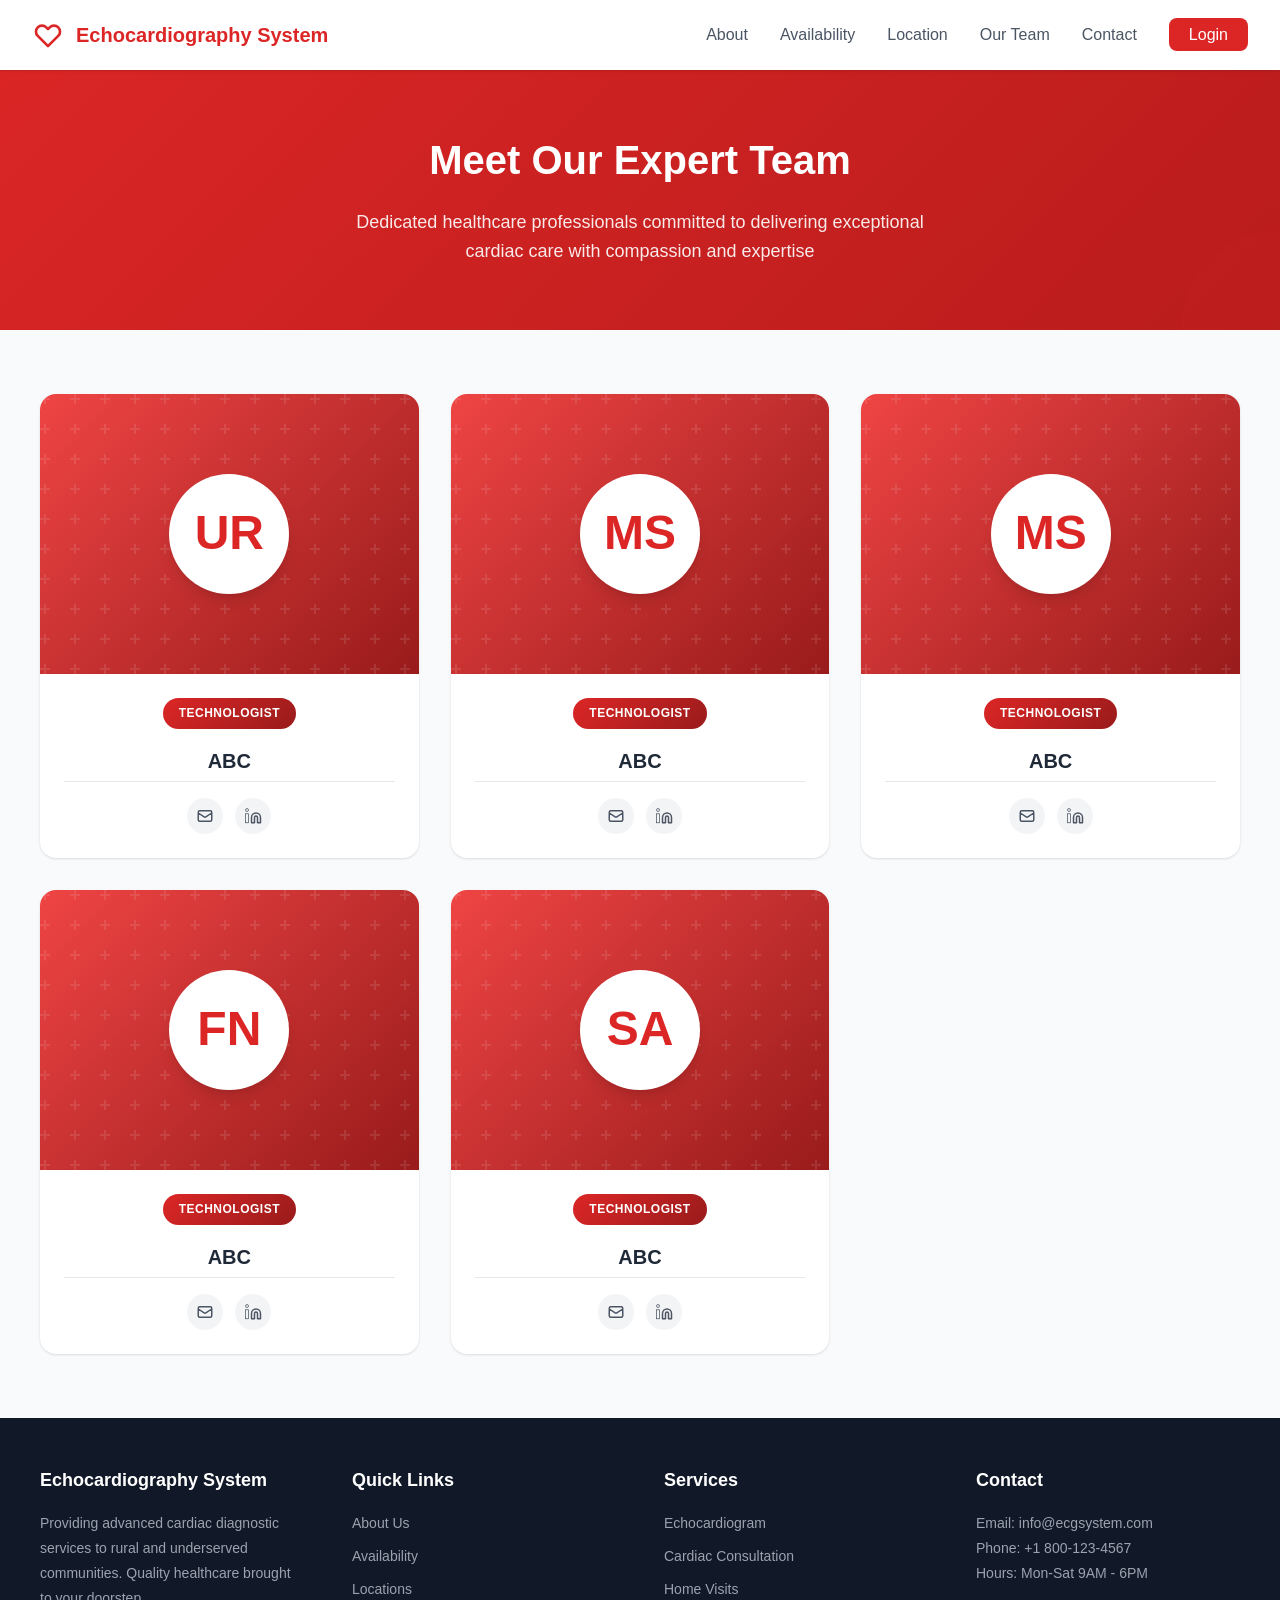
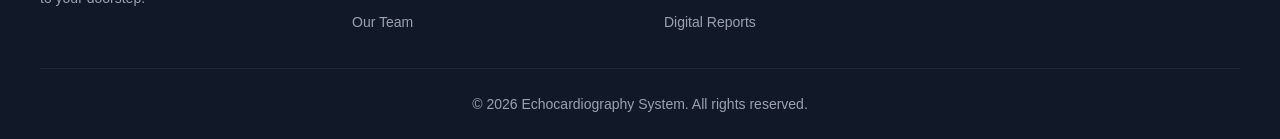
<file: pages/team.html>
<!DOCTYPE html>
<html lang="en">
<head>
    <meta charset="UTF-8">
    <meta name="viewport" content="width=device-width, initial-scale=1.0">
    <title>Our Team - Echocardiography System</title>
    <link rel="stylesheet" href="../css/style.css">
    <link rel="icon" href="favicon.png">
    <style>
        /* Prevent horizontal overflow */
        html, body {
            overflow-x: hidden;
            max-width: 100%;
        }

        /* Team Page Specific Styles */
        .team-hero {
            position: relative;
            overflow: hidden;
            background: linear-gradient(135deg, var(--primary-red) 0%, var(--primary-red-dark) 100%);
            padding: 8rem 2rem 4rem;
            text-align: center;
            color: var(--white);
        }

        .team-hero h1 {
            font-size: 2.5rem;
            font-weight: 700;
            margin-bottom: 1rem;
        }
        

        .team-hero p {
            font-size: 1.125rem;
            opacity: 0.9;
            max-width: 600px;
            margin: 0 auto;
        }

        .team-section {
            padding: 4rem 2rem;
            background: var(--gray-50);
        }

        .team-container {
            max-width: 1200px;
            margin: 0 auto;
        }

        .team-grid {
            display: grid;
            grid-template-columns: repeat(auto-fit, minmax(280px, 1fr));
            gap: 2rem;
        }

        .team-card {
            background: var(--white);
            border-radius: 16px;
            overflow: hidden;
            box-shadow: var(--shadow);
            transition: all 0.4s cubic-bezier(0.175, 0.885, 0.32, 1.275);
            position: relative;
        }

        .team-card:hover {
            transform: translateY(-8px) scale(1.02);
            box-shadow: var(--shadow-xl);
        }

        .team-card-image {
            width: 100%;
            height: 280px;
            background: linear-gradient(135deg, var(--primary-red-light), var(--accent-red));
            display: flex;
            align-items: center;
            justify-content: center;
            position: relative;
            overflow: hidden;
        }

        .team-card-image::before {
            content: '';
            position: absolute;
            top: 0;
            left: 0;
            right: 0;
            bottom: 0;
            background: url("data:image/svg+xml,%3Csvg width='60' height='60' viewBox='0 0 60 60' xmlns='http://www.w3.org/2000/svg'%3E%3Cg fill='none' fill-rule='evenodd'%3E%3Cg fill='%23ffffff' fill-opacity='0.1'%3E%3Cpath d='M36 34v-4h-2v4h-4v2h4v4h2v-4h4v-2h-4zm0-30V0h-2v4h-4v2h4v4h2V6h4V4h-4zM6 34v-4H4v4H0v2h4v4h2v-4h4v-2H6zM6 4V0H4v4H0v2h4v4h2V6h4V4H6z'/%3E%3C/g%3E%3C/g%3E%3C/svg%3E");
        }

        .team-card-avatar {
            width: 120px;
            height: 120px;
            background: var(--white);
            border-radius: 50%;
            display: flex;
            align-items: center;
            justify-content: center;
            font-size: 3rem;
            font-weight: 700;
            color: var(--primary-red);
            box-shadow: var(--shadow-lg);
            position: relative;
            z-index: 1;
        }

        .team-card-content {
            padding: 1.5rem;
            text-align: center;
        }

        .team-card-content h3 {
            font-size: 1.25rem;
            font-weight: 700;
            color: var(--gray-800);
            margin-bottom: 0.25rem;
        }

        .team-card-role {
            display: inline-block;
            background: linear-gradient(135deg, var(--primary-red), var(--accent-red));
            color: var(--white);
            padding: 0.375rem 1rem;
            border-radius: 20px;
            font-size: 0.75rem;
            font-weight: 600;
            text-transform: uppercase;
            letter-spacing: 0.5px;
            margin-bottom: 1rem;
        }

        .team-card-description {
            color: var(--gray-600);
            font-size: 0.9375rem;
            line-height: 1.6;
            margin-bottom: 1.25rem;
        }

        .team-card-contact {
            display: flex;
            justify-content: center;
            gap: 0.75rem;
            padding-top: 1rem;
            border-top: 1px solid var(--gray-200);
        }

        .team-card-contact a {
            width: 36px;
            height: 36px;
            border-radius: 50%;
            background: var(--gray-100);
            display: flex;
            align-items: center;
            justify-content: center;
            color: var(--gray-600);
            transition: all 0.3s ease;
        }

        .team-card-contact a:hover {
            background: var(--primary-red);
            color: var(--white);
            transform: scale(1.1);
        }

        .team-card-contact svg {
            width: 18px;
            height: 18px;
        }

        /* Decorative elements */
        .team-decoration {
            position: absolute;
            width: 200px;
            height: 200px;
            border-radius: 50%;
            background: var(--primary-red);
            opacity: 0.05;
            pointer-events: none;
        }

        .team-decoration-1 {
            top: -100px;
            left: -100px;
        }

        .team-decoration-2 {
            bottom: -100px;
            right: -100px;
        }

        /* Mobile Responsive Styles */
        @media (max-width: 768px) {
            .team-hero {
                padding: 6rem 1rem 3rem;
            }

            .team-hero h1 {
                font-size: 1.75rem;
            }

            .team-hero p {
                font-size: 0.9375rem;
            }

            .team-section {
                padding: 2rem 1rem;
            }

            .team-grid {
                grid-template-columns: 1fr;
                gap: 1.5rem;
            }

            .team-card-image {
                height: 220px;
            }

            .team-card-avatar {
                width: 90px;
                height: 90px;
                font-size: 2rem;
            }

            .team-decoration {
                width: 120px;
                height: 120px;
            }

            .team-decoration-1 {
                top: -60px;
                left: -60px;
            }

            .team-decoration-2 {
                bottom: -60px;
                right: -60px;
            }
        }

        @media (max-width: 480px) {
            .team-hero h1 {
                font-size: 1.5rem;
            }

            .team-card-content h3 {
                font-size: 1.125rem;
            }
        }
    </style>
</head>
<body>
    <!-- Navigation -->
    <nav class="navbar">
        <div class="navbar-container">
            <a href="../index.html" class="navbar-logo">
                <svg xmlns="http://www.w3.org/2000/svg" fill="none" viewBox="0 0 24 24" stroke="currentColor">
                    <path stroke-linecap="round" stroke-linejoin="round" stroke-width="2" d="M4.318 6.318a4.5 4.5 0 000 6.364L12 20.364l7.682-7.682a4.5 4.5 0 00-6.364-6.364L12 7.636l-1.318-1.318a4.5 4.5 0 00-6.364 0z" />
                </svg>
                <span>Echocardiography System</span>
            </a>
            <ul class="navbar-menu" id="navbarMenu">
                <li><a href="../index.html#about">About</a></li>
                <li><a href="../index.html#availability">Availability</a></li>
                <li><a href="../index.html#location">Location</a></li>
                <li><a href="team.html">Our Team</a></li>
                <li><a href="../index.html#contact">Contact</a></li>
                <li><a href="login.html" class="btn-login">Login</a></li>
            </ul>
            <button class="navbar-toggle" id="navbarToggle" onclick="toggleMobileMenu()">
                <svg xmlns="http://www.w3.org/2000/svg" fill="none" viewBox="0 0 24 24" stroke="currentColor" width="24" height="24">
                    <path stroke-linecap="round" stroke-linejoin="round" stroke-width="2" d="M4 6h16M4 12h16M4 18h16" />
                </svg>
            </button>
        </div>
    </nav>

    <!-- Hero Section -->
    <section class="team-hero">
        <div class="team-decoration team-decoration-1"></div>
        <div class="team-decoration team-decoration-2"></div>
        <h1>Meet Our Expert Team</h1>
        <p>Dedicated healthcare professionals committed to delivering exceptional cardiac care with compassion and expertise</p>
    </section>

    <!-- Team Section -->
    <section class="team-section">
        <div class="team-container">
            <div class="team-grid">
                <!-- Team Member 1 -->
                <div class="team-card">
                    <div class="team-card-image">
                        <div class="team-card-avatar">UR</div>
                    </div>
                    <div class="team-card-content">
                        <span class="team-card-role">TECHNOLOGIST</span>
                        <h3>ABC</h3>
                        <div class="team-card-contact">
                            <a href="mailto:sarah.j@ecg.com" title="Email">
                                <svg xmlns="http://www.w3.org/2000/svg" fill="none" viewBox="0 0 24 24" stroke="currentColor">
                                    <path stroke-linecap="round" stroke-linejoin="round" stroke-width="2" d="M3 8l7.89 5.26a2 2 0 002.22 0L21 8M5 19h14a2 2 0 002-2V7a2 2 0 00-2-2H5a2 2 0 00-2 2v10a2 2 0 002 2z" />
                                </svg>
                            </a>
                            <a href="#" title="LinkedIn">
                                <svg xmlns="http://www.w3.org/2000/svg" fill="none" viewBox="0 0 24 24" stroke="currentColor">
                                    <path stroke-linecap="round" stroke-linejoin="round" stroke-width="2" d="M16 8a6 6 0 0 1 6 6v7h-4v-7a2 2 0 0 0-2-2 2 2 0 0 0-2 2v7h-4v-7a6 6 0 0 1 6-6z" />
                                    <rect x="2" y="9" width="4" height="12" />
                                    <circle cx="4" cy="4" r="2" />
                                </svg>
                            </a>
                        </div>
                    </div>
                </div>

                <!-- Team Member 2 -->
                <div class="team-card">
                    <div class="team-card-image">
                        <div class="team-card-avatar">MS</div>
                    </div>
                    <div class="team-card-content">
                        <span class="team-card-role">TECHNOLOGIST</span>
                        <h3>ABC</h3>
                        <div class="team-card-contact">
                            <a href="mailto:michael.c@ecg.com" title="Email">
                                <svg xmlns="http://www.w3.org/2000/svg" fill="none" viewBox="0 0 24 24" stroke="currentColor">
                                    <path stroke-linecap="round" stroke-linejoin="round" stroke-width="2" d="M3 8l7.89 5.26a2 2 0 002.22 0L21 8M5 19h14a2 2 0 002-2V7a2 2 0 00-2-2H5a2 2 0 00-2 2v10a2 2 0 002 2z" />
                                </svg>
                            </a>
                            <a href="#" title="LinkedIn">
                                <svg xmlns="http://www.w3.org/2000/svg" fill="none" viewBox="0 0 24 24" stroke="currentColor">
                                    <path stroke-linecap="round" stroke-linejoin="round" stroke-width="2" d="M16 8a6 6 0 0 1 6 6v7h-4v-7a2 2 0 0 0-2-2 2 2 0 0 0-2 2v7h-4v-7a6 6 0 0 1 6-6z" />
                                    <rect x="2" y="9" width="4" height="12" />
                                    <circle cx="4" cy="4" r="2" />
                                </svg>
                            </a>
                        </div>
                    </div>
                </div>

                <!-- Team Member 3 -->
                <div class="team-card">
                    <div class="team-card-image">
                        <div class="team-card-avatar">MS</div>
                    </div>
                    <div class="team-card-content">
                        <span class="team-card-role">TECHNOLOGIST</span>
                        <h3>ABC</h3>
                        
                        <div class="team-card-contact">
                            <a href="mailto:emily.r@ecg.com" title="Email">
                                <svg xmlns="http://www.w3.org/2000/svg" fill="none" viewBox="0 0 24 24" stroke="currentColor">
                                    <path stroke-linecap="round" stroke-linejoin="round" stroke-width="2" d="M3 8l7.89 5.26a2 2 0 002.22 0L21 8M5 19h14a2 2 0 002-2V7a2 2 0 00-2-2H5a2 2 0 00-2 2v10a2 2 0 002 2z" />
                                </svg>
                            </a>
                            <a href="#" title="LinkedIn">
                                <svg xmlns="http://www.w3.org/2000/svg" fill="none" viewBox="0 0 24 24" stroke="currentColor">
                                    <path stroke-linecap="round" stroke-linejoin="round" stroke-width="2" d="M16 8a6 6 0 0 1 6 6v7h-4v-7a2 2 0 0 0-2-2 2 2 0 0 0-2 2v7h-4v-7a6 6 0 0 1 6-6z" />
                                    <rect x="2" y="9" width="4" height="12" />
                                    <circle cx="4" cy="4" r="2" />
                                </svg>
                            </a>
                        </div>
                    </div>
                </div>

                <!-- Team Member 4 -->
                <div class="team-card">
                    <div class="team-card-image">
                        <div class="team-card-avatar">FN</div>
                    </div>
                    <div class="team-card-content">
                        <span class="team-card-role">TECHNOLOGIST</span>
                        <h3>ABC</h3>
                        <div class="team-card-contact">
                            <a href="mailto:david.p@ecg.com" title="Email">
                                <svg xmlns="http://www.w3.org/2000/svg" fill="none" viewBox="0 0 24 24" stroke="currentColor">
                                    <path stroke-linecap="round" stroke-linejoin="round" stroke-width="2" d="M3 8l7.89 5.26a2 2 0 002.22 0L21 8M5 19h14a2 2 0 002-2V7a2 2 0 00-2-2H5a2 2 0 00-2 2v10a2 2 0 002 2z" />
                                </svg>
                            </a>
                            <a href="#" title="LinkedIn">
                                <svg xmlns="http://www.w3.org/2000/svg" fill="none" viewBox="0 0 24 24" stroke="currentColor">
                                    <path stroke-linecap="round" stroke-linejoin="round" stroke-width="2" d="M16 8a6 6 0 0 1 6 6v7h-4v-7a2 2 0 0 0-2-2 2 2 0 0 0-2 2v7h-4v-7a6 6 0 0 1 6-6z" />
                                    <rect x="2" y="9" width="4" height="12" />
                                    <circle cx="4" cy="4" r="2" />
                                </svg>
                            </a>
                        </div>
                    </div>
                </div>

                <!-- Team Member 5 -->
                <div class="team-card">
                    <div class="team-card-image">
                        <div class="team-card-avatar">SA</div>
                    </div>
                    <div class="team-card-content">
                        <span class="team-card-role">TECHNOLOGIST</span>
                        <h3>ABC</h3>
                        <div class="team-card-contact">
                            <a href="mailto:alex.w@ecg.com" title="Email">
                                <svg xmlns="http://www.w3.org/2000/svg" fill="none" viewBox="0 0 24 24" stroke="currentColor">
                                    <path stroke-linecap="round" stroke-linejoin="round" stroke-width="2" d="M3 8l7.89 5.26a2 2 0 002.22 0L21 8M5 19h14a2 2 0 002-2V7a2 2 0 00-2-2H5a2 2 0 00-2 2v10a2 2 0 002 2z" />
                                </svg>
                            </a>
                            <a href="#" title="LinkedIn">
                                <svg xmlns="http://www.w3.org/2000/svg" fill="none" viewBox="0 0 24 24" stroke="currentColor">
                                    <path stroke-linecap="round" stroke-linejoin="round" stroke-width="2" d="M16 8a6 6 0 0 1 6 6v7h-4v-7a2 2 0 0 0-2-2 2 2 0 0 0-2 2v7h-4v-7a6 6 0 0 1 6-6z" />
                                    <rect x="2" y="9" width="4" height="12" />
                                    <circle cx="4" cy="4" r="2" />
                                </svg>
                            </a>
                        </div>
                    </div>
                </div>
            </div>
        </div>
    </section>

    <!-- Footer -->
    <footer class="footer">
        <div class="footer-container">
            <div class="footer-content">
                <div class="footer-section">
                    <h4>Echocardiography System</h4>
                    <p>Providing advanced cardiac diagnostic services to rural and underserved communities. Quality healthcare brought to your doorstep.</p>
                </div>
                <div class="footer-section">
                    <h4>Quick Links</h4>
                    <div class="footer-links">
                        <a href="../index.html#about">About Us</a>
                        <a href="../index.html#availability">Availability</a>
                        <a href="../index.html#location">Locations</a>
                        <a href="team.html">Our Team</a>
                    </div>
                </div>
                <div class="footer-section">
                    <h4>Services</h4>
                    <div class="footer-links">
                        <a href="../index.html#">Echocardiogram</a>
                        <a href="../index.html#">Cardiac Consultation</a>
                        <a href="../index.html#">Home Visits</a>
                        <a href="../index.html#">Digital Reports</a>
                    </div>
                </div>
                <div class="footer-section">
                    <h4>Contact</h4>
                    <p>Email: info@ecgsystem.com<br>
                    Phone: +1 800-123-4567<br>
                    Hours: Mon-Sat 9AM - 6PM</p>
                </div>
                
            </div>
            <div class="footer-bottom">
                <p>&copy; 2026 Echocardiography System. All rights reserved.</p>
            </div>
        </div>
    </footer>

    <script>
        // Mobile menu toggle
        function toggleMobileMenu() {
            const menu = document.getElementById('navbarMenu');
            menu.classList.toggle('active');
        }
    </script>
</body>
</html>
</file>
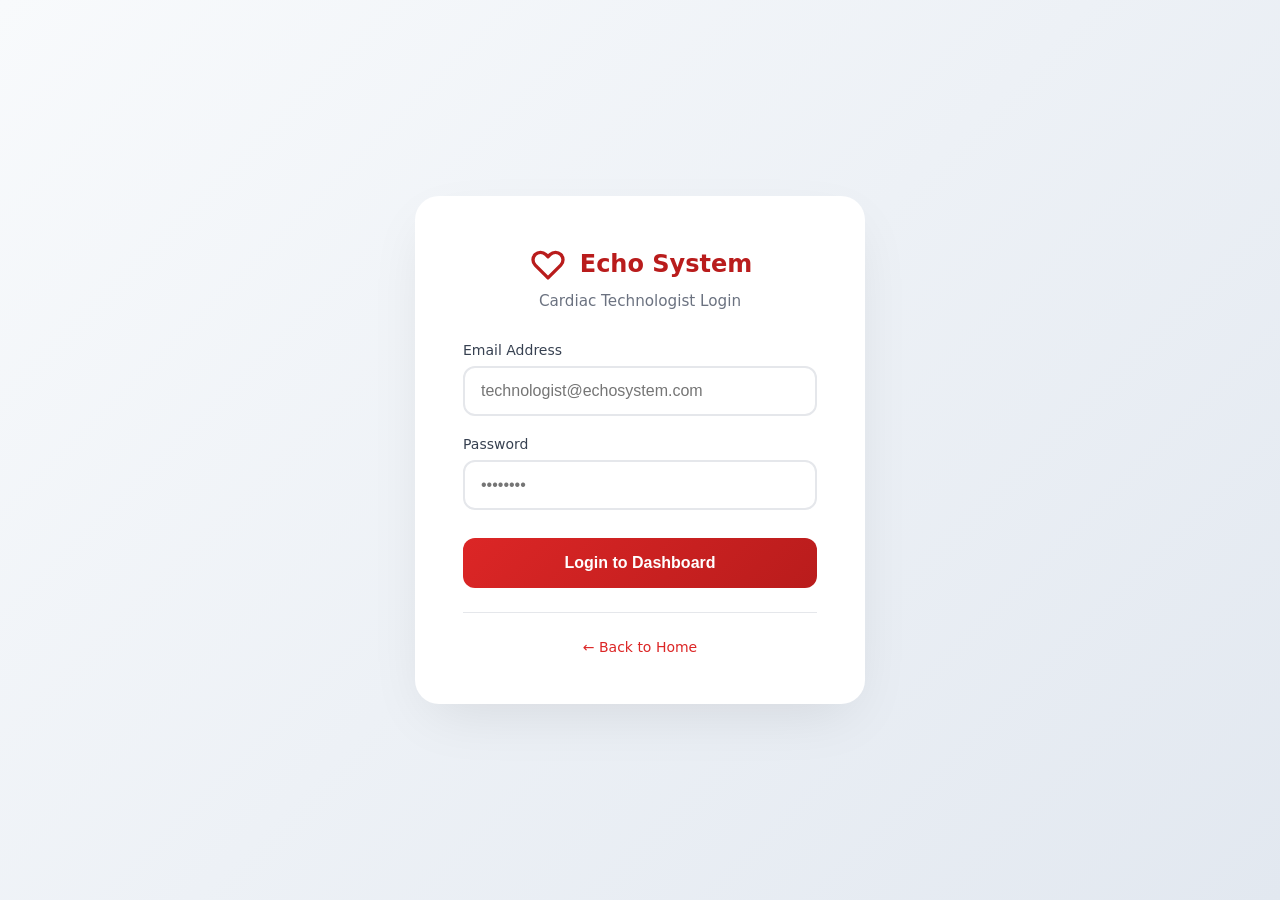
<file: pages/technologist.html>
<!DOCTYPE html>
<html lang="en">
<head>
    <meta charset="UTF-8">
    <meta name="viewport" content="width=device-width, initial-scale=1.0">
    <title>Technologist Dashboard - Echocardiography System</title>
    <link rel="stylesheet" href="../css/style.css">
    <link rel="icon" href="../favicon.png">
    <style>
        :root {
            --primary-50:  #fef2f2;
            --primary-100: #fee2e2;
            --primary-200: #fecaca;
            --primary-300: #fca5a5;
            --primary-400: #f87171;
            --primary-500: #ef4444;
            --primary-600: #dc2626;
            --primary-700: #b91c1c;
            --primary-800: #991b1b;
            --primary-900: #7f1d1d;
        }

        * {
            margin: 0;
            padding: 0;
            box-sizing: border-box;
        }

        body {
            font-family: 'Segoe UI', system-ui, -apple-system, sans-serif;
            background: #f8fafc;
            min-height: 100vh;
        }

        /* Dashboard Layout */
        .dashboard-container {
            display: flex;
            min-height: 100vh;
        }

        /* Sidebar */
        .sidebar {
            width: 280px;
            background: linear-gradient(180deg, #7f1d1d 0%, #991b1b 100%);
            color: white;
            padding: 2rem 1.5rem;
            position: fixed;
            height: 100vh;
            overflow-y: auto;
            z-index: 100;
        }

        .sidebar-header {
            margin-bottom: 2rem;
            padding-bottom: 1.5rem;
            border-bottom: 1px solid rgba(255,255,255,0.2);
        }

        .sidebar-logo {
            display: flex;
            align-items: center;
            gap: 0.75rem;
            font-size: 1.25rem;
            font-weight: 700;
        }

        .sidebar-logo svg {
            width: 32px;
            height: 32px;
        }

        .sidebar-role {
            font-size: 0.875rem;
            opacity: 0.8;
            margin-top: 0.5rem;
        }

        .sidebar-nav {
            display: flex;
            flex-direction: column;
            gap: 0.5rem;
        }

        .nav-item {
            display: flex;
            align-items: center;
            gap: 0.75rem;
            padding: 1rem;
            border-radius: 0.75rem;
            cursor: pointer;
            transition: all 0.3s ease;
            background: transparent;
            border: none;
            color: white;
            font-size: 0.95rem;
            text-align: left;
            width: 100%;
        }

        .nav-item:hover,
        .nav-item.active {
            background: rgba(255,255,255,0.15);
        }

        .nav-item svg {
            width: 20px;
            height: 20px;
            flex-shrink: 0;
        }

        .sidebar-footer {
            margin-top: auto;
            padding-top: 2rem;
            border-top: 1px solid rgba(255,255,255,0.2);
        }

        .logout-btn {
            display: flex;
            align-items: center;
            gap: 0.75rem;
            padding: 1rem;
            border-radius: 0.75rem;
            cursor: pointer;
            transition: all 0.3s ease;
            background: rgba(255,255,255,0.1);
            border: none;
            color: white;
            font-size: 0.95rem;
            width: 100%;
        }

        .logout-btn:hover {
            background: rgba(255,255,255,0.2);
        }

        /* Main Content */
        .main-content {
            flex: 1;
            margin-left: 280px;
            padding: 2rem;
        }

        .dashboard-header {
            margin-bottom: 2rem;
        }

        .dashboard-header h1 {
            font-size: 2rem;
            color: var(--gray-900);
            margin-bottom: 0.5rem;
        }

        .dashboard-header p {
            color: var(--gray-600);
        }

        /* Stats Cards */
        .stats-grid {
            display: grid;
            grid-template-columns: repeat(4, 1fr);
            gap: 1.5rem;
            margin-bottom: 2rem;
        }

        .stat-card {
            background: white;
            padding: 1.5rem;
            border-radius: 1rem;
            box-shadow: 0 2px 8px rgba(0,0,0,0.08);
        }

        .stat-card h3 {
            font-size: 2rem;
            color: var(--primary-600);
            margin-bottom: 0.5rem;
        }

        .stat-card p {
            color: var(--gray-600);
            font-size: 0.875rem;
        }

        /* Section Cards */
        .section-card {
            background: white;
            border-radius: 1rem;
            box-shadow: 0 2px 8px rgba(0,0,0,0.08);
            margin-bottom: 1.5rem;
            overflow: hidden;
        }

        .section-header {
            padding: 1.5rem;
            border-bottom: 1px solid var(--gray-100);
            display: flex;
            justify-content: space-between;
            align-items: center;
        }

        .section-header h2 {
            font-size: 1.25rem;
            color: var(--gray-800);
            display: flex;
            align-items: center;
            gap: 0.75rem;
        }

        .section-content {
            padding: 1.5rem;
        }

        /* Content Sections */
        .content-section {
            display: none;
        }

        .content-section.active {
            display: block;
        }

        /* Availability Form */
        .availability-form {
            display: grid;
            grid-template-columns: repeat(3, 1fr);
            gap: 1rem;
            margin-bottom: 1.5rem;
        }

        .form-group {
            display: flex;
            flex-direction: column;
            gap: 0.5rem;
        }

        .form-group label {
            font-size: 0.875rem;
            font-weight: 500;
            color: var(--gray-700);
        }

        .form-input {
            padding: 0.75rem 1rem;
            border: 2px solid var(--gray-200);
            border-radius: 0.5rem;
            font-size: 0.95rem;
            transition: all 0.3s ease;
        }

        .form-input:focus {
            outline: none;
            border-color: var(--primary-500);
            box-shadow: 0 0 0 3px rgba(220, 38, 38, 0.1);
        }

        .btn-primary {
            background: linear-gradient(135deg, #dc2626, #b91c1c);
            color: white;
            padding: 0.75rem 1.5rem;
            border: 2px solid transparent;
            border-radius: 0.5rem;
            font-weight: 700;
            font-size: 0.95rem;
            cursor: pointer;
            transition: all 0.3s ease;
            display: inline-flex;
            align-items: center;
            gap: 0.5rem;
            box-shadow: 0 4px 8px rgba(220, 38, 38, 0.3);
        }

        .btn-primary:hover {
            background: linear-gradient(135deg, #b91c1c, #991b1b);
            color: white;
            border-color: #991b1b;
            transform: translateY(-2px);
            box-shadow: 0 6px 16px rgba(220, 38, 38, 0.45);
        }

        /* Availability Slots */
        .availability-list {
            display: flex;
            flex-direction: column;
            gap: 0.75rem;
        }

        .availability-item {
            display: flex;
            justify-content: space-between;
            align-items: center;
            padding: 1rem;
            background: var(--gray-50);
            border-radius: 0.5rem;
            border-left: 4px solid var(--primary-500);
        }

        .availability-item.busy {
            border-left-color: var(--gray-400);
            opacity: 0.7;
        }

        .slot-info h4 {
            font-size: 1rem;
            color: var(--gray-800);
        }

        .slot-info p {
            font-size: 0.875rem;
            color: var(--gray-600);
        }

        .slot-status {
            padding: 0.25rem 0.75rem;
            border-radius: 9999px;
            font-size: 0.75rem;
            font-weight: 600;
            text-transform: uppercase;
        }

        .slot-status.available {
            background: #dcfce7;
            color: #166534;
        }

        .slot-status.busy {
            background: var(--gray-200);
            color: var(--gray-600);
        }

        .btn-delete {
            background: #fee2e2;
            color: #dc2626;
            border: none;
            padding: 0.5rem;
            border-radius: 0.375rem;
            cursor: pointer;
            transition: all 0.3s ease;
        }

        .btn-delete:hover {
            background: #fecaca;
        }

        /* Appointment Requests */
        .requests-list {
            display: flex;
            flex-direction: column;
            gap: 1rem;
        }

        .request-card {
            border: 1px solid var(--gray-200);
            border-radius: 0.75rem;
            padding: 1.5rem;
            transition: all 0.3s ease;
        }

        .request-card:hover {
            box-shadow: 0 4px 12px rgba(0,0,0,0.1);
        }

        .request-header {
            display: flex;
            justify-content: space-between;
            align-items: flex-start;
            margin-bottom: 1rem;
        }

        .request-info h3 {
            font-size: 1.125rem;
            color: var(--gray-800);
            margin-bottom: 0.25rem;
        }

        .request-meta {
            display: flex;
            gap: 1rem;
            font-size: 0.875rem;
            color: var(--gray-600);
        }

        .request-status {
            padding: 0.375rem 1rem;
            border-radius: 9999px;
            font-size: 0.75rem;
            font-weight: 600;
            text-transform: uppercase;
        }

        .request-status.pending {
            background: #fef3c7;
            color: #92400e;
        }

        .request-status.accepted {
            background: #dcfce7;
            color: #166534;
        }

        .request-status.rejected {
            background: #fee2e2;
            color: #dc2626;
        }

        .request-details {
            display: grid;
            grid-template-columns: repeat(2, 1fr);
            gap: 1rem;
            margin-bottom: 1rem;
            padding: 1rem;
            background: var(--gray-50);
            border-radius: 0.5rem;
        }

        .detail-item label {
            font-size: 0.75rem;
            color: var(--gray-500);
            text-transform: uppercase;
            display: block;
            margin-bottom: 0.25rem;
        }

        .detail-item p {
            font-size: 0.95rem;
            color: var(--gray-800);
        }

        .request-actions {
            display: flex;
            gap: 0.75rem;
        }

        .btn-accept {
            background: #dcfce7;
            color: #166534;
            border: 2px solid #22c55e;
            padding: 0.625rem 1.25rem;
            border-radius: 0.5rem;
            font-weight: 700;
            font-size: 0.9rem;
            cursor: pointer;
            transition: all 0.3s ease;
            box-shadow: 0 2px 4px rgba(34, 197, 94, 0.2);
        }

        .btn-accept:hover {
            background: #22c55e;
            color: white;
            border-color: #16a34a;
            transform: translateY(-2px);
            box-shadow: 0 4px 12px rgba(34, 197, 94, 0.4);
        }

        .btn-reject {
            background: #fee2e2;
            color: #dc2626;
            border: 2px solid #ef4444;
            padding: 0.625rem 1.25rem;
            border-radius: 0.5rem;
            font-weight: 700;
            font-size: 0.9rem;
            cursor: pointer;
            transition: all 0.3s ease;
            box-shadow: 0 2px 4px rgba(239, 68, 68, 0.2);
        }

        .btn-reject:hover {
            background: #ef4444;
            color: white;
            border-color: #dc2626;
            transform: translateY(-2px);
            box-shadow: 0 4px 12px rgba(239, 68, 68, 0.4);
        }

        .btn-generate {
            background: linear-gradient(135deg, #dc2626, #b91c1c);
            color: white;
            border: 2px solid transparent;
            padding: 0.75rem 1.5rem;
            border-radius: 0.5rem;
            font-weight: 700;
            cursor: pointer;
            transition: all 0.3s ease;
            box-shadow: 0 4px 8px rgba(220, 38, 38, 0.3);
        }

        .btn-generate:hover {
            background: linear-gradient(135deg, #b91c1c, #991b1b);
            color: white;
            transform: translateY(-2px);
            box-shadow: 0 6px 16px rgba(220, 38, 38, 0.45);
        }

        .reject-reason {
            margin-top: 1rem;
            padding: 1rem;
            background: var(--gray-50);
            border-radius: 0.5rem;
            display: none;
        }

        .reject-reason.visible {
            display: block;
        }

        .btn-download {
            background: linear-gradient(135deg, #fef2f2, #ffffff);
            color: #dc2626;
            border: 2px solid #dc2626;
            padding: 0.625rem 1.25rem;
            border-radius: 0.5rem;
            font-weight: 700;
            font-size: 0.9rem;
            cursor: pointer;
            transition: all 0.3s ease;
            display: inline-flex;
            align-items: center;
            gap: 0.5rem;
            box-shadow: 0 2px 4px rgba(220, 38, 38, 0.15);
        }

        .btn-download:hover {
            background: linear-gradient(135deg, #dc2626, #b91c1c);
            color: white;
            border-color: #b91c1c;
            transform: translateY(-2px);
            box-shadow: 0 4px 12px rgba(220, 38, 38, 0.35);
        }

        /* Print Styles for Reports */
        @media print {
            .sidebar, .dashboard-header, .section-header, .btn-download,
            .mobile-menu-toggle, .sidebar-overlay {
                display: none !important;
            }

            .main-content {
                margin-left: 0;
                padding: 0 !important;
            }

            body {
                background: white;
            }
        }

        /* Responsive */
        @media (max-width: 1024px) {
            .stats-grid {
                grid-template-columns: repeat(2, 1fr);
            }

            .availability-form {
                grid-template-columns: 1fr;
            }

            .request-details {
                grid-template-columns: 1fr;
            }
        }

        /* Mobile Menu Toggle Button */
        .mobile-menu-toggle {
            display: none;
            position: fixed;
            top: 15px;
            left: 15px;
            z-index: 1000;
            background: linear-gradient(135deg, #dc2626, #b91c1c);
            color: white;
            border: none;
            padding: 12px;
            border-radius: 8px;
            cursor: pointer;
            box-shadow: 0 4px 12px rgba(220, 38, 38, 0.4);
        }

        .mobile-menu-toggle svg {
            width: 24px;
            height: 24px;
        }

        .mobile-menu-toggle:hover {
            transform: scale(1.05);
        }

        /* Mobile Sidebar Overlay */
        .sidebar-overlay {
            display: none;
            position: fixed;
            top: 0;
            left: 0;
            right: 0;
            bottom: 0;
            background: rgba(0, 0, 0, 0.5);
            z-index: 99;
        }

        .sidebar-overlay.active {
            display: block;
        }

        @media (max-width: 768px) {
            .mobile-menu-toggle {
                display: flex;
                align-items: center;
                justify-content: center;
            }

            .sidebar {
                width: 280px;
                position: fixed;
                left: -280px;
                top: 0;
                height: 100vh;
                transition: left 0.3s ease;
                z-index: 100;
            }

            .sidebar.active {
                left: 0;
            }

            .main-content {
                margin-left: 0;
                padding-top: 60px;
            }

            .dashboard-container {
                flex-direction: column;
            }

            .stats-grid {
                grid-template-columns: 1fr;
            }

            .sidebar-nav {
                gap: 0.75rem;
            }

            .nav-item {
                padding: 1rem 1.25rem;
                font-size: 1rem;
            }

            .nav-item svg {
                width: 22px;
                height: 22px;
            }

            /* Appointment Request Cards - Mobile Responsive */
            .request-card {
                padding: 1rem !important;
            }

            .request-header {
                flex-direction: column !important;
                gap: 0.75rem !important;
            }

            .request-header > div:first-child {
                width: 100%;
            }

            .request-header span {
                align-self: flex-start;
            }

            .request-details {
                grid-template-columns: 1fr !important;
                gap: 0.75rem !important;
                padding: 0.75rem !important;
            }

            .request-actions {
                flex-direction: column !important;
                gap: 0.5rem !important;
            }

            .request-actions button,
            .btn-generate {
                width: 100% !important;
                justify-content: center;
            }

            /* Report Items - Mobile Responsive */
            .report-item {
                flex-direction: column !important;
                align-items: stretch !important;
                padding: 1rem !important;
                gap: 1rem !important;
            }

            .report-item > div:first-child {
                width: 100%;
            }

            .report-item > div:last-child {
                display: flex;
                flex-direction: column;
                gap: 0.5rem;
                width: 100%;
            }

            .report-item .btn-download {
                width: 100% !important;
                justify-content: center;
            }

            /* Homepage Availability Cards - Mobile Responsive */
            .staff-grid {
                grid-template-columns: 1fr !important;
                gap: 1rem !important;
                padding: 0.5rem !important;
            }

            .staff-card {
                max-width: 100% !important;
            }

            .staff-header {
                flex-direction: column;
                text-align: center;
                gap: 0.75rem;
            }

            .available-slots {
                justify-content: center;
            }

            .staff-footer {
                flex-direction: column;
                gap: 0.75rem;
                text-align: center;
            }

            .book-slot-btn {
                width: 100%;
            }
        }
    </style>
</head>
<body>
    <!-- Mobile Menu Toggle Button -->
    <button class="mobile-menu-toggle" id="mobileMenuToggle" onclick="toggleMobileMenu()">
        <svg xmlns="http://www.w3.org/2000/svg" fill="none" viewBox="0 0 24 24" stroke="currentColor">
            <path stroke-linecap="round" stroke-linejoin="round" stroke-width="2" d="M4 6h16M4 12h16M4 18h16" />
        </svg>
    </button>

    <!-- Sidebar Overlay -->
    <div class="sidebar-overlay" id="sidebarOverlay" onclick="toggleMobileMenu()"></div>

    <div class="dashboard-container">
        <!-- Sidebar -->
        <aside class="sidebar" id="sidebar">
            <div class="sidebar-header">
                <div class="sidebar-logo">
                    <svg xmlns="http://www.w3.org/2000/svg" fill="none" viewBox="0 0 24 24" stroke="currentColor">
                        <path stroke-linecap="round" stroke-linejoin="round" stroke-width="2" d="M4.318 6.318a4.5 4.5 0 000 6.364L12 20.364l7.682-7.682a4.5 4.5 0 00-6.364-6.364L12 7.636l-1.318-1.318a4.5 4.5 0 00-6.364 0z" />
                    </svg>
                    <span>Echo System</span>
                </div>
                <div class="sidebar-role">Cardiac Technologist Portal</div>
            </div>

            <nav class="sidebar-nav">
                <button class="nav-item active" data-section="availability">
                    <svg xmlns="http://www.w3.org/2000/svg" fill="none" viewBox="0 0 24 24" stroke="currentColor">
                        <path stroke-linecap="round" stroke-linejoin="round" stroke-width="2" d="M8 7V3m8 4V3m-9 8h10M5 21h14a2 2 0 002-2V7a2 2 0 00-2-2H5a2 2 0 00-2 2v12a2 2 0 002 2z" />
                    </svg>
                    Availability
                </button>
                <button class="nav-item" data-section="requests">
                    <svg xmlns="http://www.w3.org/2000/svg" fill="none" viewBox="0 0 24 24" stroke="currentColor">
                        <path stroke-linecap="round" stroke-linejoin="round" stroke-width="2" d="M9 5H7a2 2 0 00-2 2v12a2 2 0 002 2h10a2 2 0 002-2V7a2 2 0 00-2-2h-2M9 5a2 2 0 002 2h2a2 2 0 002-2M9 5a2 2 0 012-2h2a2 2 0 012 2" />
                    </svg>
                    Appointments
                    <span id="pendingBadge" class="badge" style="background: #ef4444; color: white; padding: 0.125rem 0.5rem; border-radius: 9999px; font-size: 0.75rem; margin-left: auto;">0</span>
                </button>
                <button class="nav-item" data-section="generate">
                    <svg xmlns="http://www.w3.org/2000/svg" fill="none" viewBox="0 0 24 24" stroke="currentColor">
                        <path stroke-linecap="round" stroke-linejoin="round" stroke-width="2" d="M9 12h6m-6 4h6m2 5H7a2 2 0 01-2-2V5a2 2 0 012-2h5.586a1 1 0 01.707.293l5.414 5.414a1 1 0 01.293.707V19a2 2 0 01-2 2z" />
                    </svg>
                    Generate Report
                </button>
                <button class="nav-item" data-section="reports">
                    <svg xmlns="http://www.w3.org/2000/svg" fill="none" viewBox="0 0 24 24" stroke="currentColor">
                        <path stroke-linecap="round" stroke-linejoin="round" stroke-width="2" d="M12 10v6m0 0l-3-3m3 3l3-3m2 8H7a2 2 0 01-2-2V5a2 2 0 012-2h5.586a1 1 0 01.707.293l5.414 5.414a1 1 0 01.293.707V19a2 2 0 01-2 2z" />
                    </svg>
                    Download Reports
                </button>
            </nav>

            <div class="sidebar-footer">
                <button class="logout-btn" onclick="logout()">
                    <svg xmlns="http://www.w3.org/2000/svg" fill="none" viewBox="0 0 24 24" stroke="currentColor" width="20" height="20">
                        <path stroke-linecap="round" stroke-linejoin="round" stroke-width="2" d="M17 16l4-4m0 0l-4-4m4 4H7m6 4v1a3 3 0 01-3 3H6a3 3 0 01-3-3V7a3 3 0 013-3h4a3 3 0 013 3v1" />
                    </svg>
                    Logout
                </button>
            </div>
        </aside>

        <!-- Main Content -->
        <main class="main-content">
            <div class="dashboard-header">
                <h1>Technologist Dashboard</h1>
                <p>Manage your availability, appointments, and reports</p>
            </div>

            <!-- Stats -->
            <div class="stats-grid">
                <div class="stat-card">
                    <h3 id="statAvailable">0</h3>
                    <p>Available Slots</p>
                </div>
                <div class="stat-card">
                    <h3 id="statPending">0</h3>
                    <p>Pending Requests</p>
                </div>
                <div class="stat-card">
                    <h3 id="statAccepted">0</h3>
                    <p>Accepted Today</p>
                </div>
                <div class="stat-card">
                    <h3 id="statReports">0</h3>
                    <p>Reports Generated</p>
                </div>
            </div>

            <!-- Availability Section -->
            <section id="availability" class="content-section active">
                <div class="section-card">
                    <div class="section-header">
                        <h2>
                            <svg xmlns="http://www.w3.org/2000/svg" fill="none" viewBox="0 0 24 24" stroke="currentColor" width="24" height="24">
                                <path stroke-linecap="round" stroke-linejoin="round" stroke-width="2" d="M12 8v4l3 3m6-3a9 9 0 11-18 0 9 9 0 0118 0z" />
                            </svg>
                            Manage Availability
                        </h2>
                    </div>
                    <div class="section-content">
                        <form id="availabilityForm" class="availability-form">
                            <div class="form-group">
                                <label>Date</label>
                                <input type="date" id="availDate" class="form-input" required>
                            </div>
                            <div class="form-group">
                                <label>Time Slot</label>
                                <select id="availTime" class="form-input" required>
                                    <option value="">Select time</option>
                                    <option value="09:00 AM">09:00 AM</option>
                                    <option value="10:00 AM">10:00 AM</option>
                                    <option value="11:00 AM">11:00 AM</option>
                                    <option value="02:00 PM">02:00 PM</option>
                                    <option value="03:00 PM">03:00 PM</option>
                                    <option value="04:00 PM">04:00 PM</option>
                                </select>
                            </div>
                            <div class="form-group">
                                <label>Status</label>
                                <select id="availStatus" class="form-input" required>
                                    <option value="available">Available</option>
                                    <option value="busy">Busy</option>
                                </select>
                            </div>
                        </form>
                        <button type="button" class="btn-primary" onclick="addAvailability()">
                            <svg xmlns="http://www.w3.org/2000/svg" fill="none" viewBox="0 0 24 24" stroke="currentColor" width="20" height="20">
                                <path stroke-linecap="round" stroke-linejoin="round" stroke-width="2" d="M12 4v16m8-8H4" />
                            </svg>
                            Add Slot
                        </button>

                        <h3 style="margin-top: 2rem; margin-bottom: 1rem; color: var(--gray-700);">Current Schedule</h3>
                        <div id="availabilityList" class="availability-list">
                            <!-- Dynamic availability slots -->
                        </div>
                    </div>
                </div>
            </section>

            <!-- Appointment Requests Section -->
            <section id="requests" class="content-section">
                <div class="section-card">
                    <div class="section-header">
                        <h2>
                            <svg xmlns="http://www.w3.org/2000/svg" fill="none" viewBox="0 0 24 24" stroke="currentColor" width="24" height="24">
                                <path stroke-linecap="round" stroke-linejoin="round" stroke-width="2" d="M9 5H7a2 2 0 00-2 2v12a2 2 0 002 2h10a2 2 0 002-2V7a2 2 0 00-2-2h-2M9 5a2 2 0 002 2h2a2 2 0 002-2M9 5a2 2 0 012-2h2a2 2 0 012 2" />
                            </svg>
                            Appointment Requests
                        </h2>
                    </div>
                    <div class="section-content">
                        <div id="requestsList" class="requests-list">
                            <!-- Dynamic appointment requests -->
                        </div>
                    </div>
                </div>
            </section>

            <!-- Generate Report Section -->
            <section id="generate" class="content-section">
                <div class="section-card">
                    <div class="section-header">
                        <h2>
                            <svg xmlns="http://www.w3.org/2000/svg" fill="none" viewBox="0 0 24 24" stroke="currentColor" width="24" height="24">
                                <path stroke-linecap="round" stroke-linejoin="round" stroke-width="2" d="M9 12h6m-6 4h6m2 5H7a2 2 0 01-2-2V5a2 2 0 012-2h5.586a1 1 0 01.707.293l5.414 5.414a1 1 0 01.293.707V19a2 2 0 01-2 2z" />
                            </svg>
                            Generate Report
                        </h2>
                    </div>
                    <div class="section-content">
                        <div class="form-group" style="margin-bottom: 1.5rem;">
                            <label>Select Accepted Appointment</label>
                            <select id="reportAppointment" class="form-input">
                                <option value="">Select appointment to generate report</option>
                            </select>
                        </div>

                        <form id="reportForm" class="report-form">
                            <div class="form-group">
                                <label>Patient Name</label>
                                <input type="text" id="reportPatientName" class="form-input" readonly>
                            </div>
                            <div class="form-group">
                                <label>Echocardiogram Findings</label>
                                <textarea id="reportFindings" class="form-textarea" placeholder="Enter detailed findings from the echocardiogram examination..." required></textarea>
                            </div>
                            <div class="form-group">
                                <label>Diagnosis / Impression</label>
                                <textarea id="reportDiagnosis" class="form-textarea" placeholder="Enter diagnosis and clinical impression..." required></textarea>
                            </div>
                            <div class="form-group">
                                <label>Recommendations</label>
                                <textarea id="reportRecommendations" class="form-textarea" placeholder="Enter recommendations for patient..." required></textarea>
                            </div>
                            <button type="button" class="btn-primary" onclick="generateReport()">
                                <svg xmlns="http://www.w3.org/2000/svg" fill="none" viewBox="0 0 24 24" stroke="currentColor" width="20" height="20">
                                    <path stroke-linecap="round" stroke-linejoin="round" stroke-width="2" d="M9 12h6m-6 4h6m2 5H7a2 2 0 01-2-2V5a2 2 0 012-2h5.586a1 1 0 01.707.293l5.414 5.414a1 1 0 01.293.707V19a2 2 0 01-2 2z" />
                                </svg>
                                Generate & Save Report
                            </button>
                        </form>
                    </div>
                </div>
            </section>

            <!-- Download Reports Section -->
            <section id="reports" class="content-section">
                <div class="section-card">
                    <div class="section-header">
                        <h2>
                            <svg xmlns="http://www.w3.org/2000/svg" fill="none" viewBox="0 0 24 24" stroke="currentColor" width="24" height="24">
                                <path stroke-linecap="round" stroke-linejoin="round" stroke-width="2" d="M12 10v6m0 0l-3-3m3 3l3-3m2 8H7a2 2 0 01-2-2V5a2 2 0 012-2h5.586a1 1 0 01.707.293l5.414 5.414a1 1 0 01.293.707V19a2 2 0 01-2 2z" />
                            </svg>
                            Download Reports
                        </h2>
                    </div>
                    <div class="section-content">
                        <div id="reportsList" class="reports-list">
                            <!-- Dynamic reports list -->
                        </div>
                    </div>
                </div>
            </section>
        </main>
    </div>

    <!-- Report View Modal -->
    <div id="reportModal" style="display: none; position: fixed; top: 0; left: 0; width: 100%; height: 100%; background: rgba(0,0,0,0.5); z-index: 1000; overflow-y: auto;">
        <div style="background: white; max-width: 800px; margin: 2rem auto; padding: 3rem; border-radius: 1rem; box-shadow: 0 20px 60px rgba(0,0,0,0.3);">
            <div id="reportContent">
                <!-- Report content for printing -->
            </div>
            <div style="display: flex; gap: 1rem; margin-top: 2rem; justify-content: center;">
                <button class="btn-primary" onclick="printReport()">
                    <svg xmlns="http://www.w3.org/2000/svg" fill="none" viewBox="0 0 24 24" stroke="currentColor" width="20" height="20">
                        <path stroke-linecap="round" stroke-linejoin="round" stroke-width="2" d="M17 17h2a2 2 0 002-2v-4a2 2 0 00-2-2H5a2 2 0 00-2 2v4a2 2 0 002 2h2m2 4h6a2 2 0 002-2v-4a2 2 0 00-2-2H9a2 2 0 00-2 2v4a2 2 0 002 2zm8-12V5a2 2 0 00-2-2H9a2 2 0 00-2 2v4h10z" />
                    </svg>
                    Print / Save as PDF
                </button>
                <button class="btn-download" onclick="closeReportModal()">
                    Close
                </button>
            </div>
        </div>
    </div>

    <script>
        // Pure localStorage-based Dashboard (No API)
        const STORAGE_KEYS = {
            USER: 'echotech_currentUser',
            APPOINTMENTS: 'appointments',
            REPORTS: 'reports',
            AVAILABILITY: 'availability'
        };

        // Check auth on load
        function checkAuth() {
            const user = JSON.parse(localStorage.getItem(STORAGE_KEYS.USER) || '{}');
            if (!user.name) {
                window.location.href = 'login.html';
                return null;
            }
            // Update user display
            const userNameEl = document.getElementById('userName');
            const userRoleEl = document.getElementById('userRole');
            if (userNameEl) userNameEl.textContent = user.name;
            if (userRoleEl) userRoleEl.textContent = user.role || 'Technologist';
            return user;
        }

        // Load appointments from localStorage
        function loadAppointments() {
            return JSON.parse(localStorage.getItem(STORAGE_KEYS.APPOINTMENTS) || '[]');
        }

        // Save appointments to localStorage
        function saveAppointments(appointments) {
            localStorage.setItem(STORAGE_KEYS.APPOINTMENTS, JSON.stringify(appointments));
        }

        // Load reports from localStorage
        function loadReports() {
            return JSON.parse(localStorage.getItem(STORAGE_KEYS.REPORTS) || '[]');
        }

        // Save report
        function saveReport(report) {
            const reports = loadReports();
            reports.push(report);
            localStorage.setItem(STORAGE_KEYS.REPORTS, JSON.stringify(reports));
        }

        // Update stats
        function updateStats() {
            const appointments = loadAppointments();
            const reports = loadReports();
            const pending = appointments.filter(a => a.status === 'pending').length;
            const accepted = appointments.filter(a => a.status === 'accepted').length;
            const completed = reports.length;

            const totalEl = document.getElementById('statTotal');
            const pendingEl = document.getElementById('statPending');
            const acceptedEl = document.getElementById('statAccepted');
            const completedEl = document.getElementById('statCompleted');

            if (totalEl) totalEl.textContent = appointments.length;
            if (pendingEl) pendingEl.textContent = pending;
            if (acceptedEl) acceptedEl.textContent = accepted;
            if (completedEl) completedEl.textContent = completed;
        }

        // Show section
        function showSection(sectionId) {
            document.querySelectorAll('.content-section').forEach(s => s.classList.remove('active'));
            document.querySelectorAll('.nav-item').forEach(n => n.classList.remove('active'));
            
            const section = document.getElementById(sectionId);
            const nav = document.querySelector(`[data-section="${sectionId}"]`);
            
            if (section) section.classList.add('active');
            if (nav) nav.classList.add('active');

            // Close mobile menu if open (on mobile screens)
            if (window.innerWidth <= 768) {
                closeMobileMenu();
            }
        }

        // Mobile menu toggle
        function toggleMobileMenu() {
            const sidebar = document.getElementById('sidebar');
            const overlay = document.getElementById('sidebarOverlay');
            const toggle = document.getElementById('mobileMenuToggle');
            
            sidebar.classList.toggle('active');
            overlay.classList.toggle('active');
            
            // Change hamburger icon to X when open
            const isOpen = sidebar.classList.contains('active');
            toggle.innerHTML = isOpen 
                ? `<svg xmlns="http://www.w3.org/2000/svg" fill="none" viewBox="0 0 24 24" stroke="currentColor"><path stroke-linecap="round" stroke-linejoin="round" stroke-width="2" d="M6 18L18 6M6 6l12 12" /></svg>`
                : `<svg xmlns="http://www.w3.org/2000/svg" fill="none" viewBox="0 0 24 24" stroke="currentColor"><path stroke-linecap="round" stroke-linejoin="round" stroke-width="2" d="M4 6h16M4 12h16M4 18h16" /></svg>`;
        }

        function closeMobileMenu() {
            const sidebar = document.getElementById('sidebar');
            const overlay = document.getElementById('sidebarOverlay');
            const toggle = document.getElementById('mobileMenuToggle');
            
            sidebar.classList.remove('active');
            overlay.classList.remove('active');
            toggle.innerHTML = `<svg xmlns="http://www.w3.org/2000/svg" fill="none" viewBox="0 0 24 24" stroke="currentColor"><path stroke-linecap="round" stroke-linejoin="round" stroke-width="2" d="M4 6h16M4 12h16M4 18h16" /></svg>`;
        }

        // Logout
        function logout() {
            localStorage.removeItem(STORAGE_KEYS.USER);
            window.location.href = 'login.html';
        }

        // Dummy Data for Testing
        function initDummyData() {
            // Dummy Availability - Multiple dates with proper alignment (always fresh)
            const dummyAvailability = [
                // April 25, 2026 (Saturday)
                { id: 1, date: '2026-04-25', time: '09:00 AM', status: 'available' },
                { id: 2, date: '2026-04-25', time: '10:00 AM', status: 'available' },
                { id: 3, date: '2026-04-25', time: '02:00 PM', status: 'available' },
                // April 26, 2026 (Sunday)
                { id: 4, date: '2026-04-26', time: '11:00 AM', status: 'busy' },
                { id: 5, date: '2026-04-26', time: '03:00 PM', status: 'available' },
                // April 27, 2026 (Monday) - 3 slots
                { id: 6, date: '2026-04-27', time: '09:30 AM', status: 'available' },
                { id: 7, date: '2026-04-27', time: '01:00 PM', status: 'available' },
                { id: 8, date: '2026-04-27', time: '04:00 PM', status: 'available' },
                // April 28, 2026 (Tuesday) - 3 slots
                { id: 9, date: '2026-04-28', time: '10:00 AM', status: 'available' },
                { id: 10, date: '2026-04-28', time: '02:30 PM', status: 'available' },
                { id: 11, date: '2026-04-28', time: '05:00 PM', status: 'available' }
            ];
            // Always update with fresh dummy data
            localStorage.setItem(STORAGE_KEYS.AVAILABILITY, JSON.stringify(dummyAvailability));

            // Dummy Appointments
            const dummyAppointments = [
                { id: 101, patient_name: 'Ali Ahmad', patient_email: 'ali@email.com', patient_phone: '0300-1234567', patient_location: 'Faisalabad', medical_history: 'Chest pain and shortness of breath', requested_date: '2026-04-25', status: 'pending', submitted_at: new Date().toISOString() },
                { id: 102, patient_name: 'Fatima Khan', patient_email: 'fatima@email.com', patient_phone: '0301-2345678', patient_location: 'Lahore', medical_history: 'High blood pressure, needs checkup', requested_date: '2026-04-25', status: 'pending', submitted_at: new Date().toISOString() },
                { id: 103, patient_name: 'Ahmed Raza', patient_email: 'ahmed@email.com', patient_phone: '0302-3456789', patient_location: 'Faisalabad', medical_history: 'Heart palpitations', requested_date: '2026-04-26', status: 'accepted', submitted_at: new Date().toISOString() },
                { id: 104, patient_name: 'Saima Bibi', patient_email: 'saima@email.com', patient_phone: '0303-4567890', patient_location: 'Jaranwala', medical_history: 'Diabetes with cardiac issues', requested_date: '2026-04-26', status: 'pending', submitted_at: new Date().toISOString() }
            ];
            if (!localStorage.getItem(STORAGE_KEYS.APPOINTMENTS)) {
                localStorage.setItem(STORAGE_KEYS.APPOINTMENTS, JSON.stringify(dummyAppointments));
            }

            // Dummy Reports
            const dummyReports = [
                { id: 1, appointment_id: 103, patient_name: 'Ahmed Raza', date: '2026-04-26', findings: 'Normal LV function. EF 60%. No RWMA.', diagnosis: 'Normal echocardiogram', recommendations: 'Regular follow-up after 6 months', generated_at: new Date().toISOString() }
            ];
            if (!localStorage.getItem(STORAGE_KEYS.REPORTS)) {
                localStorage.setItem(STORAGE_KEYS.REPORTS, JSON.stringify(dummyReports));
            }
        }

        // Load availability from localStorage
        function loadAvailability() {
            return JSON.parse(localStorage.getItem(STORAGE_KEYS.AVAILABILITY) || '[]');
        }

        // Save availability to localStorage
        function saveAvailability(availability) {
            localStorage.setItem(STORAGE_KEYS.AVAILABILITY, JSON.stringify(availability));
        }

        // Render Availability List
        function renderAvailability() {
            const list = document.getElementById('availabilityList');
            const availability = loadAvailability();
            
            if (!list) return;
            
            if (availability.length === 0) {
                list.innerHTML = '<p style="color: var(--gray-500); text-align: center;">No availability slots set</p>';
                return;
            }

            list.innerHTML = availability.map(slot => `
                <div class="availability-item" style="display: flex; justify-content: space-between; align-items: center; padding: 1rem; background: var(--gray-50); border-radius: 0.5rem; margin-bottom: 0.5rem; border-left: 4px solid ${slot.status === 'available' ? '#22c55e' : '#ef4444'};">
                    <div>
                        <p style="font-weight: 600; color: var(--gray-800);">${slot.date} at ${slot.time}</p>
                        <p style="font-size: 0.875rem; color: ${slot.status === 'available' ? '#22c55e' : '#ef4444'};">${slot.status.toUpperCase()}</p>
                    </div>
                    <button onclick="deleteAvailability(${slot.id})" style="background: #fee2e2; color: #dc2626; border: none; padding: 0.5rem 1rem; border-radius: 0.5rem; cursor: pointer; font-weight: 500;">Delete</button>
                </div>
            `).join('');
        }

        // Add availability slot
        function addAvailability() {
            const date = document.getElementById('availDate')?.value;
            const time = document.getElementById('availTime')?.value;
            const status = document.getElementById('availStatus')?.value;

            if (!date || !time) {
                alert('Please select date and time');
                return;
            }

            const availability = loadAvailability();
            availability.push({
                id: Date.now(),
                date,
                time,
                status
            });
            saveAvailability(availability);
            renderAvailability();
            updateStats();
            
            // Reset form
            document.getElementById('availDate').value = '';
            document.getElementById('availTime').value = '';
            alert('Availability added successfully!');
        }

        // Delete availability with confirmation
        function deleteAvailability(id) {
            if (!confirm('Are you sure you want to delete this availability slot?')) {
                return;
            }
            const availability = loadAvailability().filter(a => a.id !== id);
            saveAvailability(availability);
            renderAvailability();
            updateStats();
            alert('Availability slot deleted successfully!');
        }

        // Render Appointments Requests
        function renderAppointments() {
            const list = document.getElementById('requestsList');
            const appointments = loadAppointments();
            
            if (!list) return;
            
            if (appointments.length === 0) {
                list.innerHTML = '<p style="color: var(--gray-500); text-align: center;">No appointment requests</p>';
                return;
            }

            list.innerHTML = appointments.map(app => `
                <div class="request-card" style="background: var(--gray-50); border-radius: 0.75rem; padding: 1.5rem; margin-bottom: 1rem; border: 1px solid var(--gray-200);">
                    <div class="request-header" style="display: flex; justify-content: space-between; align-items: start; margin-bottom: 1rem; flex-wrap: wrap; gap: 0.75rem;">
                        <div style="flex: 1; min-width: 200px;">
                            <h4 style="font-size: 1.125rem; color: var(--gray-800); margin-bottom: 0.25rem;">${app.patient_name}</h4>
                            <p style="font-size: 0.875rem; color: var(--gray-500);">${app.patient_email} | ${app.patient_phone}</p>
                        </div>
                        <span style="background: ${app.status === 'pending' ? '#fef3c7' : app.status === 'accepted' ? '#dcfce7' : '#fee2e2'}; color: ${app.status === 'pending' ? '#92400e' : app.status === 'accepted' ? '#166534' : '#dc2626'}; padding: 0.375rem 1rem; border-radius: 9999px; font-size: 0.75rem; font-weight: 600; text-transform: uppercase; flex-shrink: 0;">${app.status}</span>
                    </div>
                    <div class="request-details" style="display: grid; grid-template-columns: repeat(auto-fit, minmax(150px, 1fr)); gap: 1rem; margin-bottom: 1rem; padding: 1rem; background: white; border-radius: 0.5rem;">
                        <div>
                            <label style="font-size: 0.75rem; color: var(--gray-500); text-transform: uppercase; display: block; margin-bottom: 0.25rem;">Location</label>
                            <p style="font-size: 0.9375rem; color: var(--gray-800);">${app.patient_location}</p>
                        </div>
                        <div>
                            <label style="font-size: 0.75rem; color: var(--gray-500); text-transform: uppercase; display: block; margin-bottom: 0.25rem;">Requested Date</label>
                            <p style="font-size: 0.9375rem; color: var(--gray-800);">${app.requested_date}</p>
                        </div>
                    </div>
                    <div style="margin-bottom: 1rem;">
                        <label style="font-size: 0.75rem; color: var(--gray-500); text-transform: uppercase; display: block; margin-bottom: 0.25rem;">Medical History</label>
                        <p style="font-size: 0.9375rem; color: var(--gray-700); background: white; padding: 0.75rem; border-radius: 0.5rem;">${app.medical_history}</p>
                    </div>
                    ${app.status === 'pending' ? `
                        <div class="request-actions" style="display: flex; gap: 0.75rem; flex-wrap: wrap;">
                            <button onclick="acceptRequest(${app.id})" class="btn-accept" style="flex: 1; min-width: 120px;">Accept</button>
                            <button onclick="rejectRequest(${app.id})" class="btn-reject" style="flex: 1; min-width: 120px;">Reject</button>
                        </div>
                    ` : ''}
                    ${app.status === 'accepted' ? `
                        <button onclick="goToGenerateReport(${app.id})" class="btn-generate" style="width: 100%;">Generate Report</button>
                    ` : ''}
                </div>
            `).join('');

            // Update badge
            const pendingCount = appointments.filter(a => a.status === 'pending').length;
            const badge = document.getElementById('pendingBadge');
            if (badge) badge.textContent = pendingCount;
        }

        // Populate accepted appointments dropdown for report generation
        function populateAcceptedAppointments() {
            const select = document.getElementById('reportAppointment') || document.getElementById('appointmentSelect');
            if (!select) return;
            
            const appointments = loadAppointments().filter(a => a.status === 'accepted');
            
            select.innerHTML = '<option value="">Select appointment to generate report</option>' + 
                appointments.map(app => `<option value="${app.id}">${app.patient_name} - ${app.requested_date}</option>`).join('');
            
            // Auto-fill patient name when selection changes
            select.addEventListener('change', function() {
                const selectedApp = appointments.find(a => a.id == this.value);
                const nameInput = document.getElementById('reportPatientName');
                if (selectedApp && nameInput) nameInput.value = selectedApp.patient_name;
            });
        }

        // Generate Report Function
        function generateReport() {
            const appointmentId = document.getElementById('reportAppointment')?.value;
            const patientName = document.getElementById('reportPatientName')?.value;
            const findings = document.getElementById('reportFindings')?.value;
            const diagnosis = document.getElementById('reportDiagnosis')?.value;
            const recommendations = document.getElementById('reportRecommendations')?.value;

            if (!appointmentId || !findings || !diagnosis || !recommendations) {
                alert('Please fill all fields');
                return;
            }

            if (!confirm('Are you sure you want to generate this report?')) {
                return;
            }

            const report = {
                id: Date.now(),
                appointment_id: appointmentId,
                patient_name: patientName,
                findings,
                diagnosis,
                recommendations,
                date: new Date().toISOString().split('T')[0],
                generated_at: new Date().toISOString()
            };

            saveReport(report);
            alert('Report generated successfully!');
            
            // Reset form
            document.getElementById('reportForm')?.reset();
            document.getElementById('reportPatientName').value = '';
            updateStats();
            renderReports();
            populateAcceptedAppointments();
        }

        // Render Reports List
        function renderReports() {
            const list = document.getElementById('reportsList');
            const reports = loadReports();
            
            if (!list) return;
            
            if (reports.length === 0) {
                list.innerHTML = '<p style="color: var(--gray-500); text-align: center;">No reports generated yet</p>';
                return;
            }

            list.innerHTML = reports.map(report => `
                <div class="report-item" style="display: flex; justify-content: space-between; align-items: center; padding: 1.25rem; background: var(--gray-50); border-radius: 0.75rem; border: 1px solid var(--gray-200); margin-bottom: 1rem; flex-wrap: wrap; gap: 1rem;">
                    <div class="report-info" style="flex: 1; min-width: 200px;">
                        <h4 style="font-size: 1rem; color: var(--gray-800); margin-bottom: 0.25rem;">${report.patient_name}</h4>
                        <p style="font-size: 0.875rem; color: var(--gray-600);">Generated on: ${report.date}</p>
                    </div>
                    <div class="report-actions" style="display: flex; gap: 0.5rem; flex-wrap: wrap;">
                        <button onclick="viewReport(${report.id})" class="btn-download" style="padding: 0.5rem 1rem; font-size: 0.8rem; flex: 1; min-width: 100px;">
                            <svg xmlns="http://www.w3.org/2000/svg" fill="none" viewBox="0 0 24 24" stroke="currentColor" width="16" height="16">
                                <path stroke-linecap="round" stroke-linejoin="round" stroke-width="2" d="M15 12a3 3 0 11-6 0 3 3 0 016 0z" />
                                <path stroke-linecap="round" stroke-linejoin="round" stroke-width="2" d="M2.458 12C3.732 7.943 7.523 5 12 5c4.478 0 8.268 2.943 9.542 7-1.274 4.057-5.064 7-9.542 7-4.477 0-8.268-2.943-9.542-7z" />
                            </svg>
                            View
                        </button>
                        <button onclick="downloadAsPDF(${report.id})" class="btn-download" style="background: linear-gradient(135deg, #dc2626, #b91c1c); color: white; border-color: transparent; flex: 1; min-width: 120px;">
                            <svg xmlns="http://www.w3.org/2000/svg" fill="none" viewBox="0 0 24 24" stroke="currentColor" width="18" height="18">
                                <path stroke-linecap="round" stroke-linejoin="round" stroke-width="2" d="M12 10v6m0 0l-3-3m3 3l3-3m2 8H7a2 2 0 01-2-2V5a2 2 0 012-2h5.586a1 1 0 01.707.293l5.414 5.414a1 1 0 01.293.707V19a2 2 0 01-2 2z" />
                            </svg>
                            Download PDF
                        </button>
                    </div>
                </div>
            `).join('');
        }

        // View Report
        function viewReport(reportId) {
            const reports = loadReports();
            const report = reports.find(r => r.id === reportId);
            if (!report) return;

            const modal = document.getElementById('reportModal');
            const content = document.getElementById('reportContent');
            
            if (content) {
                content.innerHTML = `
                    <div style="text-align: center; margin-bottom: 2rem;">
                        <h1 style="color: #dc2626; font-size: 1.5rem; margin-bottom: 0.5rem;">Echocardiography Report</h1>
                        <p style="color: #6b7280;">EchoSystem - Cardiac Diagnostic Center</p>
                    </div>
                    <div style="margin-bottom: 1.5rem;">
                        <p><strong>Patient Name:</strong> ${report.patient_name}</p>
                        <p><strong>Report Date:</strong> ${report.date}</p>
                        <p><strong>Generated By:</strong> Cardiac Technologist</p>
                    </div>
                    <div style="margin-bottom: 1.5rem;">
                        <h3 style="color: #374151; margin-bottom: 0.5rem;">Findings</h3>
                        <p style="background: #f9fafb; padding: 1rem; border-radius: 0.5rem;">${report.findings}</p>
                    </div>
                    <div style="margin-bottom: 1.5rem;">
                        <h3 style="color: #374151; margin-bottom: 0.5rem;">Diagnosis</h3>
                        <p style="background: #f9fafb; padding: 1rem; border-radius: 0.5rem;">${report.diagnosis}</p>
                    </div>
                    <div style="margin-bottom: 1.5rem;">
                        <h3 style="color: #374151; margin-bottom: 0.5rem;">Recommendations</h3>
                        <p style="background: #f9fafb; padding: 1rem; border-radius: 0.5rem;">${report.recommendations}</p>
                    </div>
                `;
            }
            if (modal) modal.style.display = 'block';
        }

        // Print Report
        function printReport() {
            window.print();
        }

        // Professional PDF Download
        function downloadAsPDF(reportId) {
            if (!confirm('Are you sure you want to download this report as PDF?')) {
                return;
            }
            
            const reports = loadReports();
            const report = reports.find(r => r.id === reportId);
            if (!report) {
                alert('Report not found!');
                return;
            }

            // Create a clean PDF-friendly container
            const pdfContainer = document.createElement('div');
            pdfContainer.style.cssText = `
                width: 210mm;
                min-height: 297mm;
                padding: 20mm;
                background: white;
                font-family: 'Segoe UI', Arial, sans-serif;
                color: #1f2937;
                box-sizing: border-box;
            `;
            
            const currentDate = new Date().toLocaleDateString('en-US', {
                weekday: 'long',
                year: 'numeric',
                month: 'long',
                day: 'numeric'
            });
            
            pdfContainer.innerHTML = `
                <!-- Header with Logo -->
                <div style="text-align: center; border-bottom: 3px solid #dc2626; padding-bottom: 20px; margin-bottom: 30px;">
                    <div style="display: inline-flex; align-items: center; gap: 15px; margin-bottom: 10px;">
                        <div style="width: 50px; height: 50px; background: linear-gradient(135deg, #dc2626, #b91c1c); border-radius: 50%; display: flex; align-items: center; justify-content: center;">
                            <svg xmlns="http://www.w3.org/2000/svg" fill="none" viewBox="0 0 24 24" stroke="white" width="28" height="28">
                                <path stroke-linecap="round" stroke-linejoin="round" stroke-width="2" d="M4.318 6.318a4.5 4.5 0 000 6.364L12 20.364l7.682-7.682a4.5 4.5 0 00-6.364-6.364L12 7.636l-1.318-1.318a4.5 4.5 0 00-6.364 0z" />
                            </svg>
                        </div>
                        <div>
                            <h1 style="color: #dc2626; font-size: 28px; font-weight: 800; margin: 0; letter-spacing: -0.5px;">EchoSystem</h1>
                            <p style="color: #6b7280; font-size: 14px; margin: 0; font-weight: 500;">Cardiac Diagnostic Center</p>
                        </div>
                    </div>
                    <p style="color: #9ca3af; font-size: 12px; margin-top: 10px;">Superior University Faisalabad | Phone: 041-1234567</p>
                </div>

                <!-- Report Title -->
                <div style="text-align: center; margin-bottom: 30px;">
                    <h2 style="color: #1f2937; font-size: 24px; font-weight: 700; margin-bottom: 8px;">ECHOCARDIOGRAPHY REPORT</h2>
                    <div style="width: 80px; height: 4px; background: linear-gradient(90deg, #dc2626, #b91c1c); margin: 0 auto; border-radius: 2px;"></div>
                </div>

                <!-- Patient Info Grid -->
                <div style="display: grid; grid-template-columns: 1fr 1fr; gap: 20px; margin-bottom: 30px; background: #f9fafb; padding: 20px; border-radius: 12px; border: 1px solid #e5e7eb;">
                    <div>
                        <p style="color: #6b7280; font-size: 12px; font-weight: 600; text-transform: uppercase; letter-spacing: 0.5px; margin-bottom: 5px;">Patient Name</p>
                        <p style="color: #1f2937; font-size: 18px; font-weight: 700; margin: 0;">${report.patient_name}</p>
                    </div>
                    <div>
                        <p style="color: #6b7280; font-size: 12px; font-weight: 600; text-transform: uppercase; letter-spacing: 0.5px; margin-bottom: 5px;">Report Date</p>
                        <p style="color: #1f2937; font-size: 18px; font-weight: 700; margin: 0;">${report.date}</p>
                    </div>
                    <div>
                        <p style="color: #6b7280; font-size: 12px; font-weight: 600; text-transform: uppercase; letter-spacing: 0.5px; margin-bottom: 5px;">Generated By</p>
                        <p style="color: #1f2937; font-size: 16px; font-weight: 600; margin: 0;">Cardiac Technologist</p>
                    </div>
                    <div>
                        <p style="color: #6b7280; font-size: 12px; font-weight: 600; text-transform: uppercase; letter-spacing: 0.5px; margin-bottom: 5px;">Report ID</p>
                        <p style="color: #1f2937; font-size: 16px; font-weight: 600; margin: 0;">#${report.id}</p>
                    </div>
                </div>

                <!-- Findings Section -->
                <div style="margin-bottom: 25px;">
                    <div style="display: flex; align-items: center; gap: 10px; margin-bottom: 12px;">
                        <div style="width: 32px; height: 32px; background: linear-gradient(135deg, #dc2626, #b91c1c); border-radius: 8px; display: flex; align-items: center; justify-content: center;">
                            <svg xmlns="http://www.w3.org/2000/svg" fill="none" viewBox="0 0 24 24" stroke="white" width="18" height="18">
                                <path stroke-linecap="round" stroke-linejoin="round" stroke-width="2" d="M9 12h6m-6 4h6m2 5H7a2 2 0 01-2-2V5a2 2 0 012-2h5.586a1 1 0 01.707.293l5.414 5.414a1 1 0 01.293.707V19a2 2 0 01-2 2z" />
                            </svg>
                        </div>
                        <h3 style="color: #1f2937; font-size: 18px; font-weight: 700; margin: 0;">Echocardiogram Findings</h3>
                    </div>
                    <div style="background: #fef2f2; padding: 20px; border-radius: 12px; border-left: 4px solid #dc2626;">
                        <p style="color: #374151; font-size: 15px; line-height: 1.8; margin: 0; white-space: pre-line;">${report.findings}</p>
                    </div>
                </div>

                <!-- Diagnosis Section -->
                <div style="margin-bottom: 25px;">
                    <div style="display: flex; align-items: center; gap: 10px; margin-bottom: 12px;">
                        <div style="width: 32px; height: 32px; background: linear-gradient(135deg, #dc2626, #b91c1c); border-radius: 8px; display: flex; align-items: center; justify-content: center;">
                            <svg xmlns="http://www.w3.org/2000/svg" fill="none" viewBox="0 0 24 24" stroke="white" width="18" height="18">
                                <path stroke-linecap="round" stroke-linejoin="round" stroke-width="2" d="M9 12l2 2 4-4m6 2a9 9 0 11-18 0 9 9 0 0118 0z" />
                            </svg>
                        </div>
                        <h3 style="color: #1f2937; font-size: 18px; font-weight: 700; margin: 0;">Diagnosis / Impression</h3>
                    </div>
                    <div style="background: #f0fdf4; padding: 20px; border-radius: 12px; border-left: 4px solid #22c55e;">
                        <p style="color: #374151; font-size: 15px; line-height: 1.8; margin: 0; white-space: pre-line;">${report.diagnosis}</p>
                    </div>
                </div>

                <!-- Recommendations Section -->
                <div style="margin-bottom: 40px;">
                    <div style="display: flex; align-items: center; gap: 10px; margin-bottom: 12px;">
                        <div style="width: 32px; height: 32px; background: linear-gradient(135deg, #dc2626, #b91c1c); border-radius: 8px; display: flex; align-items: center; justify-content: center;">
                            <svg xmlns="http://www.w3.org/2000/svg" fill="none" viewBox="0 0 24 24" stroke="white" width="18" height="18">
                                <path stroke-linecap="round" stroke-linejoin="round" stroke-width="2" d="M13 10V3L4 14h7v7l9-11h-7z" />
                            </svg>
                        </div>
                        <h3 style="color: #1f2937; font-size: 18px; font-weight: 700; margin: 0;">Recommendations</h3>
                    </div>
                    <div style="background: #eff6ff; padding: 20px; border-radius: 12px; border-left: 4px solid #3b82f6;">
                        <p style="color: #374151; font-size: 15px; line-height: 1.8; margin: 0; white-space: pre-line;">${report.recommendations}</p>
                    </div>
                </div>

                <!-- Signature Section -->
                <div style="margin-top: 50px; padding-top: 30px; border-top: 2px dashed #e5e7eb;">
                    <div style="display: grid; grid-template-columns: 1fr 1fr; gap: 40px;">
                        <div style="text-align: center;">
                            <div style="height: 60px; border-bottom: 2px solid #1f2937; margin-bottom: 10px;"></div>
                            <p style="color: #6b7280; font-size: 12px; font-weight: 600; text-transform: uppercase; margin: 0;">Cardiac Technologist</p>
                            <p style="color: #1f2937; font-size: 14px; font-weight: 700; margin: 5px 0 0 0;">EchoSystem Diagnostics</p>
                        </div>
                        <div style="text-align: center;">
                            <div style="height: 60px; border-bottom: 2px solid #1f2937; margin-bottom: 10px;"></div>
                            <p style="color: #6b7280; font-size: 12px; font-weight: 600; text-transform: uppercase; margin: 0;">Reviewing Cardiologist</p>
                            <p style="color: #1f2937; font-size: 14px; font-weight: 700; margin: 5px 0 0 0;">Dr. [Name]</p>
                        </div>
                    </div>
                </div>

                <!-- Footer -->
                <div style="margin-top: 40px; text-align: center; padding-top: 20px; border-top: 1px solid #e5e7eb;">
                    <p style="color: #9ca3af; font-size: 11px; margin: 0;">
                        This report is generated electronically and is valid without signature. | 
                        Generated on ${currentDate} | 
                        © 2026 EchoSystem. All rights reserved.
                    </p>
                    <p style="color: #6b7280; font-size: 12px; margin-top: 8px; font-weight: 500;">
                        For queries, contact us at: support@echosystem.com | 041-1234567
                    </p>
                </div>
            `;

            // Mobile-friendly print approach - use same page
            const originalTitle = document.title;
            document.title = `EchoSystem_Report_${report.patient_name.replace(/\s+/g, '_')}_${report.date}`;
            
            // Create print container
            const printContainer = document.createElement('div');
            printContainer.id = 'mobilePrintContainer';
            printContainer.innerHTML = pdfContainer.innerHTML;
            printContainer.style.cssText = `
                position: fixed;
                top: 0;
                left: 0;
                right: 0;
                bottom: 0;
                background: white;
                z-index: 99999;
                overflow-y: auto;
                padding: 20px;
                -webkit-overflow-scrolling: touch;
            `;
            
            // Hide main content
            const mainContent = document.querySelector('.dashboard-container');
            if (mainContent) mainContent.style.display = 'none';
            
            // Add mobile print controls
            const controls = document.createElement('div');
            controls.innerHTML = `
                <div style="position: fixed; bottom: 20px; left: 20px; right: 20px; display: flex; gap: 10px; z-index: 100000;">
                    <button onclick="cancelMobilePrint()" style="flex: 1; padding: 15px; background: #6b7280; color: white; border: none; border-radius: 8px; font-weight: 600; font-size: 16px;">Cancel</button>
                    <button onclick="confirmMobilePrint()" style="flex: 1; padding: 15px; background: linear-gradient(135deg, #dc2626, #b91c1c); color: white; border: none; border-radius: 8px; font-weight: 600; font-size: 16px;">Save as PDF</button>
                </div>
            `;
            
            document.body.appendChild(printContainer);
            document.body.appendChild(controls);
            
            // Store original state
            window._originalTitle = originalTitle;
            window._printContainer = printContainer;
            window._mainContent = mainContent;
            window._controls = controls;
        }

        // Cancel mobile print
        function cancelMobilePrint() {
            if (window._printContainer) {
                document.body.removeChild(window._printContainer);
            }
            if (window._controls) {
                document.body.removeChild(window._controls);
            }
            if (window._mainContent) {
                window._mainContent.style.display = '';
            }
            document.title = window._originalTitle || 'Technologist Dashboard - Echo System';
        }

        // Confirm mobile print - trigger print dialog
        function confirmMobilePrint() {
            // Add print-specific styles
            const printStyles = document.createElement('style');
            printStyles.id = 'mobilePrintStyles';
            printStyles.innerHTML = `
                @media print {
                    body > *:not(#mobilePrintContainer) {
                        display: none !important;
                    }
                    #mobilePrintContainer {
                        position: static !important;
                        overflow: visible !important;
                        padding: 0 !important;
                    }
                    #mobilePrintContainer button,
                    #mobilePrintContainer [onclick*="cancel"],
                    #mobilePrintContainer [onclick*="confirm"] {
                        display: none !important;
                    }
                }
            `;
            document.head.appendChild(printStyles);
            
            // Hide controls temporarily
            if (window._controls) {
                window._controls.style.display = 'none';
            }
            
            // Trigger print
            setTimeout(() => {
                window.print();
                
                // Restore after print dialog closes
                setTimeout(() => {
                    const styles = document.getElementById('mobilePrintStyles');
                    if (styles) styles.remove();
                    if (window._controls) {
                        window._controls.style.display = '';
                    }
                }, 1000);
            }, 300);
        }

        // Update stats
        function updateStats() {
            const appointments = loadAppointments();
            const reports = loadReports();
            const availability = loadAvailability().filter(a => a.status === 'available');
            
            const pending = appointments.filter(a => a.status === 'pending').length;
            const accepted = appointments.filter(a => a.status === 'accepted').length;
            const completed = reports.length;

            const availableEl = document.getElementById('statAvailable');
            const pendingEl = document.getElementById('statPending');
            const acceptedEl = document.getElementById('statAccepted');
            const completedEl = document.getElementById('statCompleted');

            if (availableEl) availableEl.textContent = availability.length;
            if (pendingEl) pendingEl.textContent = pending;
            if (acceptedEl) acceptedEl.textContent = accepted;
            if (completedEl) completedEl.textContent = completed;
        }

        // Initialize dashboard
        document.addEventListener('DOMContentLoaded', function() {
            checkAuth();
            initDummyData();
            updateStats();
            renderAvailability();
            renderAppointments();
            renderReports();
            populateAcceptedAppointments();
            
            // Nav click handlers
            document.querySelectorAll('.nav-item').forEach(nav => {
                nav.addEventListener('click', () => showSection(nav.dataset.section));
            });
            
            // Logout handler
            const logoutBtn = document.getElementById('logoutBtn');
            if (logoutBtn) logoutBtn.addEventListener('click', logout);
        });

        // Legacy compatibility functions
        function generateReport() {
            alert('Report generated successfully!');
        }
        
        function downloadReport(reportId) {
            downloadAsPDF(reportId);
        }
        
        function acceptRequest(id) {
            if (!confirm('Are you sure you want to accept this appointment?')) {
                return;
            }
            const appointments = loadAppointments();
            const app = appointments.find(a => a.id === id);
            if (app) {
                app.status = 'accepted';
                saveAppointments(appointments);
                renderAppointments();
                populateAcceptedAppointments();
                updateStats();
                alert('Appointment accepted successfully!');
            }
        }
        
        function rejectRequest(id) {
            if (!confirm('Are you sure you want to reject this appointment?')) {
                return;
            }
            const appointments = loadAppointments();
            const app = appointments.find(a => a.id === id);
            if (app) {
                app.status = 'rejected';
                saveAppointments(appointments);
                renderAppointments();
                updateStats();
                alert('Appointment rejected successfully!');
            }
        }
        
        function showRejectReason(id) {
            const el = document.getElementById(`reject-${id}`);
            if (el) el.classList.toggle('visible');
        }
        
        function goToGenerateReport(appointmentId) {
            showSection('generate');
            document.getElementById('appointmentSelect').value = appointmentId;
        }
        
        function closeReportModal() {
            document.getElementById('reportModal').style.display = 'none';
        }
        
        // Close modal on outside click
        document.getElementById('reportModal').addEventListener('click', function(e) {
            if (e.target === this) {
                closeReportModal();
            }
        });
    </script>
</body>
</html>
</file>
<file: css/style.css>
:root {
    --primary-red: #dc2626;
    --primary-red-dark: #b91c1c;
    --primary-red-light: #ef4444;
    --accent-red: #991b1b;
    --accent-red-light: #f87171;
    --accent-red-dark: #7f1d1d;
    --white: #ffffff;
    --gray-50: #f9fafb;
    --gray-100: #f3f4f6;
    --gray-200: #e5e7eb;
    --gray-300: #d1d5db;
    --gray-400: #9ca3af;
    --gray-500: #6b7280;
    --gray-600: #4b5563;
    --gray-700: #374151;
    --gray-800: #1f2937;
    --gray-900: #111827;
    --success: #16a34a;
    --warning: #ea580c;
    --danger: #dc2626;
    --info: #dc2626;
    --shadow-sm: 0 1px 2px 0 rgb(0 0 0 / 0.05);
    --shadow: 0 1px 3px 0 rgb(0 0 0 / 0.1), 0 1px 2px -1px rgb(0 0 0 / 0.1);
    --shadow-md: 0 4px 6px -1px rgb(0 0 0 / 0.1), 0 2px 4px -2px rgb(0 0 0 / 0.1);
    --shadow-lg: 0 10px 15px -3px rgb(0 0 0 / 0.1), 0 4px 6px -4px rgb(0 0 0 / 0.1);
    --shadow-xl: 0 20px 25px -5px rgb(0 0 0 / 0.1), 0 8px 10px -6px rgb(0 0 0 / 0.1);
}

* {
    margin: 0;
    padding: 0;
    box-sizing: border-box;
}

html {
    scroll-behavior: smooth;
}

body {
    font-family: 'Segoe UI', Tahoma, Geneva, Verdana, sans-serif;
    line-height: 1.6;
    color: var(--gray-800);
    background-color: var(--gray-50);
}

a {
    text-decoration: none;
    color: inherit;
}

ul {
    list-style: none;
}

/* Navbar */
.navbar {
    background: var(--white);
    box-shadow: var(--shadow);
    position: fixed;
    top: 0;
    left: 0;
    right: 0;
    z-index: 1000;
    padding: 0 2rem;
}

.navbar-container {
    max-width: 1400px;
    margin: 0 auto;
    display: flex;
    justify-content: space-between;
    align-items: center;
    height: 70px;
}

.navbar-logo {
    display: flex;
    align-items: center;
    gap: 0.75rem;
    font-size: 1.25rem;
    font-weight: 700;
    color: var(--primary-red);
}

.navbar-logo svg {
    width: 32px;
    height: 32px;
}

.navbar-menu {
    display: flex;
    gap: 2rem;
    align-items: center;
}

.navbar-menu a {
    font-weight: 500;
    color: var(--gray-600);
    transition: color 0.3s ease;
    padding: 0.5rem 0;
}

.navbar-menu a:hover {
    color: var(--primary-red);
}

.navbar-menu .btn-login {
    background: var(--primary-red);
    color: var(--white);
    padding: 0.5rem 1.25rem;
    border-radius: 0.5rem;
    transition: all 0.3s ease;
}

.navbar-menu .btn-login:hover {
    background: var(--primary-red-dark);
    color: var(--white);
}

/* Mobile menu */
.navbar-toggle {
    display: none;
    background: none;
    border: none;
    cursor: pointer;
    padding: 0.5rem;
}

/* Hero Section */
.hero {
    min-height: 100vh;
    background: linear-gradient(135deg, var(--primary-red) 0%, var(--primary-red-dark) 50%, var(--accent-red) 100%);
    display: flex;
    align-items: center;
    justify-content: center;
    text-align: center;
    padding: 6rem 2rem 4rem;
    position: relative;
    overflow: hidden;
}

.hero::before {
    content: '';
    position: absolute;
    top: 0;
    left: 0;
    right: 0;
    bottom: 0;
    background: url("data:image/svg+xml,%3Csvg width='60' height='60' viewBox='0 0 60 60' xmlns='http://www.w3.org/2000/svg'%3E%3Cg fill='none' fill-rule='evenodd'%3E%3Cg fill='%23ffffff' fill-opacity='0.05'%3E%3Cpath d='M36 34v-4h-2v4h-4v2h4v4h2v-4h4v-2h-4zm0-30V0h-2v4h-4v2h4v4h2V6h4V4h-4zM6 34v-4H4v4H0v2h4v4h2v-4h4v-2H6zM6 4V0H4v4H0v2h4v4h2V6h4V4H6z'/%3E%3C/g%3E%3C/g%3E%3C/svg%3E");
    opacity: 0.5;
}

.hero-content {
    position: relative;
    z-index: 1;
    max-width: 800px;
}

.hero h1 {
    font-size: 3.5rem;
    font-weight: 700;
    color: var(--white);
    margin-bottom: 1.5rem;
    line-height: 1.2;
}

/* ==========================================
   HERO BACKGROUND IMAGE
   ========================================== */

.hero-background {
    position: absolute;
    top: 0;
    left: 0;
    width: 100%;
    height: 100%;
    background-image: url('../heart.jpeg');
    background-size: cover;
    background-position: center;
    background-repeat: no-repeat;
    z-index: 0;
}

/* Dark overlay for text readability */
.hero-overlay {
    position: absolute;
    top: 0;
    left: 0;
    width: 100%;
    height: 100%;
    background: linear-gradient(
        135deg,
        rgba(153, 27, 27, 0.85) 0%,
        rgba(127, 29, 29, 0.75) 50%,
        rgba(220, 38, 38, 0.65) 100%
    );
    z-index: 1;
}


.hero-tagline {
    font-size: 1.5rem;
    color: rgba(255, 255, 255, 0.9);
    margin-bottom: 2.5rem;
    font-weight: 300;
}

.hero-description {
    font-size: 1.125rem;
    color: rgba(255, 255, 255, 0.8);
    margin-bottom: 2rem;
    max-width: 600px;
    margin-left: auto;
    margin-right: auto;
}

.hero-buttons {
    display: flex;
    gap: 1rem;
    justify-content: center;
    flex-wrap: wrap;
}

.btn {
    display: inline-flex;
    align-items: center;
    gap: 0.5rem;
    padding: 0.875rem 1.75rem;
    font-size: 1rem;
    font-weight: 600;
    border-radius: 0.5rem;
    cursor: pointer;
    transition: all 0.3s ease;
    border: none;
    text-decoration: none;
}

.btn-primary {
    background: var(--white);
    color: var(--primary-red);
}

.btn-primary:hover {
    background: var(--gray-100);
    transform: translateY(-2px);
    box-shadow: var(--shadow-lg);
}

.btn-secondary {
    background: transparent;
    color: var(--white);
    border: 2px solid rgba(255, 255, 255, 0.5);
}

.btn-secondary:hover {
    background: rgba(255, 255, 255, 0.1);
    border-color: var(--white);
}

.btn-success {
    background: var(--primary-red);
    color: var(--white);
}

.btn-success:hover {
    background: var(--primary-red-dark);
}

.btn-danger {
    background: var(--danger);
    color: var(--white);
}

.btn-danger:hover {
    background: #dc2626;
}

.btn-info {
    background: var(--primary-red);
    color: var(--white);
}

.btn-info:hover {
    background: var(--primary-red-dark);
}

.btn-warning {
    background: var(--warning);
    color: var(--white);
}

.btn-warning:hover {
    background: #d97706;
}

.btn-sm {
    padding: 0.5rem 1rem;
    font-size: 0.875rem;
}

.btn-lg {
    padding: 1rem 2rem;
    font-size: 1.125rem;
}

/* Sections */
section {
    padding: 5rem 2rem;
}

.section-header {
    text-align: center;
    margin-bottom: 3rem;
}

.section-header h2 {
    font-size: 2.5rem;
    font-weight: 700;
    color: var(--gray-800);
    margin-bottom: 1rem;
}

.section-header p {
    font-size: 1.125rem;
    color: var(--gray-500);
    max-width: 600px;
    margin: 0 auto;
}

.section-divider {
    width: 80px;
    height: 4px;
    background: linear-gradient(to right, var(--primary-red), var(--accent-red));
    margin: 1.5rem auto;
    border-radius: 2px;
}

/* About Section - Modern Two-Column Layout */
.about-section {
    background: linear-gradient(135deg, var(--gray-50) 0%, var(--white) 100%);
    padding: 5rem 0;
}

.about-container {
    max-width: 1200px;
    margin: 0 auto;
    padding: 0 1.5rem;
    display: grid;
    grid-template-columns: 1fr 1fr;
    gap: 4rem;
    align-items: center;
}

/* Left Column - Visual */
.about-visual-column {
    display: flex;
    justify-content: center;
    align-items: center;
}

.about-image-wrapper {
    position: relative;
    width: 100%;
    max-width: 450px;
}

.about-image-main {
    width: 100%;
    aspect-ratio: 1;
    background: linear-gradient(135deg, var(--primary-500) 0%, var(--primary-700) 100%);
    border-radius: 2rem;
    display: flex;
    align-items: center;
    justify-content: center;
    box-shadow: 0 25px 50px -12px rgba(220, 38, 38, 0.25);
    position: relative;
    z-index: 2;
}

.about-image-main svg {
    width: 55%;
    height: 55%;
    color: #7f1d1d;
    opacity: 1;
    filter: drop-shadow(0 4px 8px rgba(0, 0, 0, 0.3));
}

.about-image-accent {
    position: absolute;
    bottom: -20px;
    right: -20px;
    width: 150px;
    height: 150px;
    background: linear-gradient(135deg, var(--primary-300) 0%, var(--primary-500) 100%);
    border-radius: 1.5rem;
    z-index: 1;
    opacity: 0.6;
}

.about-stats {
    position: absolute;
    bottom: 30px;
    left: -30px;
    background: var(--white);
    padding: 1.25rem;
    border-radius: 1rem;
    box-shadow: var(--shadow-xl);
    z-index: 3;
    display: flex;
    gap: 1.5rem;
}

.about-stat {
    text-align: center;
}

.about-stat-number {
    display: block;
    font-size: 1.5rem;
    font-weight: 700;
    color: var(--primary-600);
}

.about-stat-label {
    font-size: 0.75rem;
    color: var(--gray-500);
    font-weight: 500;
}

/* Right Column - Content */
.about-content-column {
    padding: 1rem 0;
}

.about-header {
    margin-bottom: 2rem;
}

.about-subtitle {
    display: inline-block;
    font-size: 0.875rem;
    font-weight: 600;
    color: var(--primary-600);
    text-transform: uppercase;
    letter-spacing: 0.05em;
    margin-bottom: 0.75rem;
}

.about-header h2 {
    font-size: 2.5rem;
    font-weight: 700;
    color: var(--gray-900);
    line-height: 1.2;
    margin-bottom: 1rem;
}

.about-lead {
    font-size: 1.125rem;
    color: var(--gray-600);
    line-height: 1.7;
}

.about-features {
    display: grid;
    gap: 1rem;
    margin-bottom: 2rem;
}

.about-feature {
    display: flex;
    align-items: flex-start;
    gap: 1rem;
    padding: 1rem;
    border-radius: 0.75rem;
    transition: all 0.3s ease;
}

.about-feature-icon {
    width: 52px;
    height: 52px;
    background: var(--white);
    border: 2px solid var(--primary-500);
    border-radius: 12px;
    display: flex;
    align-items: center;
    justify-content: center;
    flex-shrink: 0;
    transition: all 0.3s ease;
    box-shadow: 0 2px 8px rgba(220, 38, 38, 0.15);
}

.about-feature-icon svg {
    width: 28px;
    height: 28px;
    color: #b91c1c;
    fill: #b91c1c;
    display: block;
    transition: all 0.3s ease;
}

.about-feature-text h4 {
    font-size: 1.125rem;
    font-weight: 600;
    color: var(--gray-800);
    margin-bottom: 0.25rem;
}

.about-feature-text p {
    font-size: 0.875rem;
    color: var(--gray-500);
    margin: 0;
}

.about-cta {
    display: inline-flex;
    align-items: center;
    gap: 0.75rem;
    padding: 1rem 2rem;
}

.about-cta svg {
    transition: transform 0.3s ease;
}

.about-cta:hover svg {
    transform: translateX(4px);
}

/* Responsive About Section */
@media (max-width: 992px) {
    .about-container {
        grid-template-columns: 1fr;
        gap: 3rem;
    }
    
    .about-visual-column {
        order: -1;
    }
    
    .about-image-wrapper {
        max-width: 350px;
    }
    
    .about-stats {
        left: 10px;
        bottom: 10px;
    }
    
    .about-header h2 {
        font-size: 2rem;
    }
}

@media (max-width: 640px) {
    .about-section {
        padding: 3rem 0;
    }
    
    .about-image-wrapper {
        max-width: 280px;
    }
    
    .about-image-accent {
        width: 100px;
        height: 100px;
        right: -10px;
        bottom: -10px;
    }
    
    .about-stats {
        left: 0;
        bottom: 0;
        padding: 0.75rem;
        gap: 1rem;
    }
    
    .about-stat-number {
        font-size: 1.25rem;
    }
    
    .about-header h2 {
        font-size: 1.75rem;
    }
    
    .about-lead {
        font-size: 1rem;
    }
}

/* Availability Section */
.availability-section {
    background: var(--gray-100);
}

/* Filter Buttons */
.availability-filters {
    display: flex;
    justify-content: center;
    gap: 1rem;
    margin-bottom: 2rem;
    flex-wrap: wrap;
}

.filter-btn {
    padding: 0.75rem 1.5rem;
    border: 2px solid var(--gray-300);
    border-radius: 9999px;
    background: var(--white);
    color: var(--gray-600);
    font-weight: 600;
    cursor: pointer;
    transition: all 0.3s ease;
}

.filter-btn:hover {
    border-color: var(--primary-500);
    color: var(--primary-600);
}

.filter-btn.active {
    background: var(--primary-600);
    border-color: var(--primary-600);
    color: var(--white);
}

.availability-container {
    max-width: 1200px;
    margin: 0 auto;
}

.availability-grid {
    display: grid;
    grid-template-columns: repeat(auto-fill, minmax(320px, 1fr));
    gap: 1.5rem;
}

/* Staff Cards - Enhanced Professional Design */
.staff-card {
    background: var(--white);
    border-radius: 1.25rem;
    box-shadow: 0 4px 20px rgba(0, 0, 0, 0.08);
    overflow: hidden;
    transition: all 0.4s cubic-bezier(0.4, 0, 0.2, 1);
    border: 2px solid transparent;
    position: relative;
}

.staff-card::before {
    content: '';
    position: absolute;
    top: 0;
    left: 0;
    right: 0;
    height: 4px;
    background: linear-gradient(90deg, var(--primary-500), var(--primary-600));
    opacity: 0;
    transition: opacity 0.3s ease;
}

.staff-card:hover {
    transform: translateY(-8px);
    box-shadow: 0 20px 40px rgba(220, 38, 38, 0.15);
}

.staff-card:hover::before {
    opacity: 1;
}

.staff-card.available {
    border-color: #22c55e;
    background: linear-gradient(180deg, #ffffff 0%, #f0fdf4 100%);
}

.staff-card.available:hover {
    border-color: #16a34a;
    box-shadow: 0 20px 40px rgba(34, 197, 94, 0.2);
}

.staff-card.busy {
    border-color: var(--error);
    opacity: 0.85;
}

.staff-header {
    padding: 1.75rem;
    display: flex;
    align-items: center;
    gap: 1.25rem;
    background: linear-gradient(135deg, #fef2f2 0%, #ffffff 50%, #fef2f2 100%);
    border-bottom: 1px solid rgba(220, 38, 38, 0.1);
    position: relative;
}

.staff-card.available .staff-header {
    background: linear-gradient(135deg, #f0fdf4 0%, #ffffff 50%, #f0fdf4 100%);
    border-bottom: 1px solid rgba(34, 197, 94, 0.15);
}

.staff-avatar {
    width: 64px;
    height: 64px;
    border-radius: 1rem;
    background: linear-gradient(135deg, #dc2626, #b91c1c);
    display: flex;
    align-items: center;
    justify-content: center;
    font-size: 1.75rem;
    flex-shrink: 0;
    box-shadow: 0 4px 12px rgba(220, 38, 38, 0.3);
    transition: transform 0.3s ease, box-shadow 0.3s ease;
}

.staff-card:hover .staff-avatar {
    transform: scale(1.05) rotate(5deg);
    box-shadow: 0 6px 20px rgba(220, 38, 38, 0.4);
}

.staff-card.available .staff-avatar {
    background: linear-gradient(135deg, #22c55e, #16a34a);
    box-shadow: 0 4px 12px rgba(34, 197, 94, 0.3);
}

.staff-card.available:hover .staff-avatar {
    box-shadow: 0 6px 20px rgba(34, 197, 94, 0.4);
}

.staff-info {
    flex: 1;
    min-width: 0;
}

.staff-name {
    font-size: 1.25rem;
    font-weight: 800;
    color: #1f2937;
    margin-bottom: 0.375rem;
    letter-spacing: -0.025em;
}

.staff-role {
    font-size: 0.9rem;
    color: #6b7280;
    font-weight: 600;
    text-transform: uppercase;
    letter-spacing: 0.05em;
}

.status-badge {
    padding: 0.5rem 1rem;
    border-radius: 9999px;
    font-size: 0.8rem;
    font-weight: 700;
    white-space: nowrap;
    display: flex;
    align-items: center;
    gap: 0.375rem;
    box-shadow: 0 2px 8px rgba(0, 0, 0, 0.1);
}

.status-badge.available {
    background: linear-gradient(135deg, #22c55e, #16a34a);
    color: white;
}

.status-badge.busy {
    background: linear-gradient(135deg, #ef4444, #dc2626);
    color: white;
}

.staff-body {
    padding: 1.5rem 1.75rem;
    background: white;
}

.next-available {
    display: flex;
    align-items: center;
    gap: 0.625rem;
    color: #374151;
    font-size: 0.95rem;
    margin-bottom: 1.25rem;
    padding: 0.75rem 1rem;
    background: #f9fafb;
    border-radius: 0.75rem;
    border-left: 3px solid #dc2626;
}

.staff-card.available .next-available {
    background: #f0fdf4;
    border-left-color: #22c55e;
}

.next-available svg {
    color: #dc2626;
    width: 20px;
    height: 20px;
}

.staff-card.available .next-available svg {
    color: #22c55e;
}

.next-available strong {
    color: #1f2937;
    font-weight: 700;
}

.available-slots {
    display: flex;
    flex-wrap: wrap;
    gap: 0.625rem;
}

.slot-tag {
    padding: 0.5rem 1rem;
    background: linear-gradient(135deg, #fef3c7, #fde68a);
    color: #92400e;
    border-radius: 0.625rem;
    font-size: 0.875rem;
    font-weight: 700;
    border: 2px solid #fbbf24;
    transition: all 0.2s ease;
    cursor: pointer;
}

.slot-tag:hover {
    background: linear-gradient(135deg, #fbbf24, #f59e0b);
    color: white;
    border-color: #d97706;
    transform: translateY(-2px);
    box-shadow: 0 4px 12px rgba(251, 191, 36, 0.4);
}

.staff-footer {
    padding: 1.25rem 1.75rem;
    display: flex;
    justify-content: space-between;
    align-items: center;
    border-top: 1px solid rgba(220, 38, 38, 0.1);
    background: linear-gradient(180deg, #ffffff 0%, #fef2f2 100%);
}

.staff-card.available .staff-footer {
    background: linear-gradient(180deg, #ffffff 0%, #f0fdf4 100%);
    border-top-color: rgba(34, 197, 94, 0.15);
}

.slots-info {
    font-size: 0.9rem;
    color: #6b7280;
    font-weight: 600;
    display: flex;
    align-items: center;
    gap: 0.5rem;
}

.slots-info::before {
    content: '✓';
    color: #22c55e;
    font-weight: 800;
}

.book-slot-btn {
    display: inline-flex;
    align-items: center;
    gap: 0.5rem;
    padding: 0.75rem 1.5rem;
    background: linear-gradient(135deg, #dc2626, #b91c1c);
    color: white;
    font-weight: 700;
    font-size: 0.9rem;
    border-radius: 0.75rem;
    text-decoration: none;
    transition: all 0.3s ease;
    box-shadow: 0 4px 12px rgba(220, 38, 38, 0.3);
}

.book-slot-btn:hover {
    background: linear-gradient(135deg, #b91c1c, #991b1b);
    transform: translateY(-2px);
    box-shadow: 0 6px 20px rgba(220, 38, 38, 0.4);
}

/* Enhanced Availability Section Header */
.availability-section .section-header h2 {
    font-size: 2.5rem;
    font-weight: 800;
    background: linear-gradient(135deg, #dc2626, #b91c1c);
    -webkit-background-clip: text;
    -webkit-text-fill-color: transparent;
    background-clip: text;
    margin-bottom: 1rem;
}

.availability-section .section-header p {
    font-size: 1.125rem;
    color: #6b7280;
    max-width: 600px;
    margin: 0 auto;
}

/* Staff Grid Enhancement - 3 cards per row */
.staff-grid {
    display: grid;
    grid-template-columns: repeat(3, 1fr);
    gap: 1.5rem;
    padding: 1rem;
    max-width: 1200px;
    margin: 0 auto;
}

.staff-card {
    width: 100%;
}

/* Responsive: 2 cards on medium screens */
@media (max-width: 992px) {
    .staff-grid {
        grid-template-columns: repeat(2, 1fr);
    }
}

/* Responsive: 1 card on small screens */
@media (max-width: 600px) {
    .staff-grid {
        grid-template-columns: 1fr;
        gap: 1rem;
        padding: 0.5rem;
    }

    .staff-card {
        padding: 1.25rem;
    }

    .staff-header {
        flex-direction: column;
        text-align: center;
        gap: 0.75rem;
    }

    .staff-avatar {
        width: 50px;
        height: 50px;
    }

    .staff-name {
        font-size: 1.1rem;
    }

    .available-slots {
        justify-content: center;
        gap: 0.4rem;
    }

    .slot-tag {
        padding: 0.4rem 0.8rem;
        font-size: 0.85rem;
    }

    .staff-footer {
        flex-direction: column;
        gap: 0.75rem;
        text-align: center;
    }

    .book-slot-btn {
        width: 100%;
        justify-content: center;
    }

    .next-available {
        justify-content: center;
        text-align: center;
    }
}

.time-slot.booked {
    background: rgba(239, 68, 68, 0.1);
    color: var(--danger);
    border-color: #fca5a5;
    text-decoration: line-through;
    opacity: 0.7;
}

/* FAQ Section */
.faq-section {
    background: var(--white);
    padding: 5rem 0;
}

.faq-container {
    max-width: 800px;
    margin: 0 auto;
    padding: 0 1.5rem;
}

.faq-list {
    display: flex;
    flex-direction: column;
    gap: 1rem;
}

.faq-item {
    background: var(--white);
    border: 2px solid var(--gray-200);
    border-radius: 1rem;
    overflow: hidden;
    transition: all 0.3s ease;
}

.faq-item:hover {
    border-color: var(--primary-300);
    box-shadow: var(--shadow-md);
}

.faq-item.active {
    border-color: var(--primary-500);
    box-shadow: var(--shadow-lg);
}

.faq-question {
    width: 100%;
    display: flex;
    align-items: center;
    justify-content: space-between;
    padding: 1.25rem 1.5rem;
    background: none;
    border: none;
    font-size: 1.125rem;
    font-weight: 600;
    color: var(--gray-800);
    text-align: left;
    transition: all 0.3s ease;
    cursor: pointer;
}

.faq-question:hover {
    color: var(--primary-600);
}

.faq-question span {
    flex: 1;
    padding-right: 1rem;
}

.faq-icon {
    width: 24px;
    height: 24px;
    color: var(--primary-600);
    transition: transform 0.3s ease;
    flex-shrink: 0;
}

.faq-item.active .faq-icon {
    transform: rotate(180deg);
}

.faq-answer {
    max-height: 0;
    overflow: hidden;
    transition: max-height 0.3s ease, padding 0.3s ease;
}

.faq-item.active .faq-answer {
    max-height: 500px;
}

.faq-answer p {
    padding: 0 1.5rem 1.5rem;
    color: var(--gray-600);
    line-height: 1.7;
    font-size: 1rem;
}

@media (max-width: 640px) {
    .faq-section {
        padding: 3rem 0;
    }
    
    .faq-question {
        padding: 1.25rem;
        font-size: 1rem;
    }
    
    .faq-answer p {
        padding: 0 1.25rem 1.25rem;
        font-size: 0.95rem;
    }
}

/* Availability Section */
.availability-section {
    background: var(--gray-50);
    padding: 4rem 2rem;
}

.availability-container {
    max-width: 1200px;
    margin: 0 auto;
}

/* Location Section */
.location-section {
    background: var(--white);
}

.location-container {
    max-width: 1200px;
    margin: 0 auto;
}

.location-grid {
    display: grid;
    grid-template-columns: repeat(auto-fit, minmax(300px, 1fr));
    gap: 1.5rem;
}

.location-card {
    background: var(--gray-50);
    border-radius: 16px;
    padding: 1.5rem;
    border: 1px solid var(--gray-200);
    transition: all 0.3s ease;
}

.location-card:hover {
    border-color: var(--primary-red);
    transform: translateY(-4px);
    box-shadow: var(--shadow-lg);
}

.location-card-header {
    display: flex;
    align-items: center;
    gap: 0.75rem;
    margin-bottom: 1rem;
}

.location-card-header svg {
    width: 28px;
    height: 28px;
    color: var(--primary-red);
}

.location-card-header h3 {
    font-size: 1.25rem;
    font-weight: 600;
    color: var(--gray-800);
}

.location-card p {
    color: var(--gray-600);
    font-size: 0.875rem;
    margin-bottom: 0.75rem;
}

.location-areas {
    display: flex;
    flex-wrap: wrap;
    gap: 0.5rem;
    margin-top: 1rem;
}

.location-area-tag {
    padding: 0.25rem 0.625rem;
    background: var(--white);
    border: 1px solid var(--gray-300);
    border-radius: 12px;
    font-size: 0.75rem;
    color: var(--gray-600);
}

/* Location Section - New Layout */
.location-info-wrapper {
    display: grid;
    grid-template-columns: 1fr 1fr;
    gap: 3rem;
    align-items: start;
}

.location-details {
    background: var(--gray-50);
    border-radius: 16px;
    padding: 2rem;
    border: 1px solid var(--gray-200);
    text-align: center;
}

.location-icon {
    width: 80px;
    height: 80px;
    background: rgba(220, 38, 38, 0.1);
    border-radius: 50%;
    display: flex;
    align-items: center;
    justify-content: center;
    margin: 0 auto 1.5rem;
}

.location-icon svg {
    color: var(--primary-red);
}

.location-details h3 {
    font-size: 1.5rem;
    font-weight: 600;
    color: var(--gray-800);
    margin-bottom: 0.5rem;
}

.location-address {
    font-size: 1rem;
    color: var(--gray-600);
    margin-bottom: 1.5rem;
}

.location-contact-info {
    text-align: left;
    margin-bottom: 1.5rem;
}

.location-contact-info p {
    color: var(--gray-600);
    font-size: 0.9375rem;
    margin-bottom: 0.5rem;
}

.btn-directions {
    display: inline-flex;
    align-items: center;
    gap: 0.5rem;
    background: var(--primary-red);
    color: var(--white);
    padding: 0.75rem 1.5rem;
    border-radius: 8px;
    text-decoration: none;
    font-weight: 500;
    transition: all 0.3s ease;
}

.btn-directions:hover {
    background: var(--secondary-red);
    transform: translateY(-2px);
}

.location-map {
    border-radius: 16px;
    overflow: hidden;
    box-shadow: var(--shadow);
}

@media (max-width: 768px) {
    .location-info-wrapper {
        grid-template-columns: 1fr;
        gap: 2rem;
    }
}

/* Cost Section */
.cost-section {
    background: linear-gradient(135deg, var(--gray-50) 0%, var(--white) 100%);
}

.cost-container {
    max-width: 1000px;
    margin: 0 auto;
}

.pricing-cards {
    display: grid;
    grid-template-columns: repeat(auto-fit, minmax(280px, 1fr));
    gap: 2rem;
}

.pricing-card {
    background: var(--white);
    border-radius: 20px;
    padding: 2rem;
    text-align: center;
    box-shadow: var(--shadow);
    transition: all 0.3s ease;
    position: relative;
    overflow: hidden;
}

.pricing-card:hover {
    transform: translateY(-8px);
    box-shadow: var(--shadow-xl);
}

.pricing-card.featured {
    border: 2px solid var(--primary-red);
    transform: scale(1.05);
}

.pricing-card.featured:hover {
    transform: scale(1.05) translateY(-8px);
}

.pricing-card-badge {
    position: absolute;
    top: 12px;
    right: -28px;
    background: var(--primary-red);
    color: var(--white);
    padding: 0.25rem 2rem;
    font-size: 0.75rem;
    font-weight: 600;
    transform: rotate(45deg);
}

.pricing-card-icon {
    width: 64px;
    height: 64px;
    background: linear-gradient(135deg, var(--primary-red-light), var(--accent-red-light));
    border-radius: 50%;
    display: flex;
    align-items: center;
    justify-content: center;
    margin: 0 auto 1.5rem;
}

.pricing-card-icon svg {
    width: 32px;
    height: 32px;
    color: var(--white);
}

.pricing-card h3 {
    font-size: 1.5rem;
    font-weight: 600;
    color: var(--gray-800);
    margin-bottom: 0.5rem;
}

.pricing-card-description {
    color: var(--gray-500);
    font-size: 0.875rem;
    margin-bottom: 1.5rem;
}

.pricing-card-price {
    font-size: 3rem;
    font-weight: 700;
    color: var(--primary-red);
    margin-bottom: 1.5rem;
}

.pricing-card-price span {
    font-size: 1rem;
    font-weight: 400;
    color: var(--gray-400);
}

.pricing-features {
    text-align: left;
    margin-bottom: 1.5rem;
}

.pricing-features li {
    display: flex;
    align-items: center;
    gap: 0.5rem;
    padding: 0.5rem 0;
    font-size: 0.875rem;
    color: var(--gray-600);
    border-bottom: 1px solid var(--gray-100);
}

.pricing-features li:last-child {
    border-bottom: none;
}

.pricing-features li svg {
    width: 16px;
    height: 16px;
    color: var(--primary-red);
    flex-shrink: 0;
}

/* Contact Section */
.contact-section {
    background: var(--white);
}

.contact-container {
    max-width: 700px;
    margin: 0 auto;
}

.contact-form-wrapper {
    background: var(--white);
    border-radius: 24px;
    padding: 3rem;
    box-shadow: 0 20px 60px -15px rgba(0, 0, 0, 0.1), 0 10px 30px -10px rgba(185, 28, 28, 0.1);
    border: 1px solid var(--gray-100);
}

.form-group {
    margin-bottom: 1.5rem;
}

.form-row {
    display: grid;
    grid-template-columns: 1fr 1fr;
    gap: 1rem;
}

.form-label {
    display: block;
    font-size: 0.875rem;
    font-weight: 600;
    color: var(--gray-700);
    margin-bottom: 0.5rem;
}

.form-input,
.form-textarea,
.form-select {
    width: 100%;
    padding: 0.75rem 1rem;
    font-size: 1rem;
    border: 1px solid var(--gray-300);
    border-radius: 0.5rem;
    background: var(--white);
    color: var(--gray-800);
    transition: all 0.3s ease;
    font-family: inherit;
}

.form-input:focus,
.form-textarea:focus,
.form-select:focus {
    outline: none;
    border-color: #b91c1c;
    box-shadow: 0 0 0 4px rgba(185, 28, 28, 0.15);
}

.form-input::placeholder,
.form-textarea::placeholder {
    color: var(--gray-400);
}

.form-textarea {
    min-height: 120px;
    resize: vertical;
}

.form-error {
    color: var(--danger);
    font-size: 0.75rem;
    margin-top: 0.25rem;
    display: none;
}

.form-error.visible {
    display: block;
}

.form-input.error {
    border-color: var(--danger);
}

/* Form Success Message */
.form-success {
    background: linear-gradient(135deg, #dcfce7 0%, #bbf7d0 100%);
    border: 1px solid #22c55e;
    border-radius: 0.75rem;
    padding: 1rem 1.25rem;
    margin-bottom: 1.5rem;
    display: none;
    align-items: center;
    gap: 0.75rem;
    color: #166534;
    font-weight: 500;
    animation: slideIn 0.3s ease-out;
}

.form-success.visible {
    display: flex;
}

.form-success svg {
    width: 24px;
    height: 24px;
    flex-shrink: 0;
    color: #22c55e;
}

@keyframes slideIn {
    from {
        opacity: 0;
        transform: translateY(-10px);
    }
    to {
        opacity: 1;
        transform: translateY(0);
    }
}

/* Enhanced Button Styles */
.btn-submit {
    width: 100%;
    padding: 1rem 2rem;
    background: linear-gradient(135deg, #dc2626 0%, #b91c1c 100%);
    color: black !important;
    border: none;
    border-radius: 0.75rem;
    font-size: 1.125rem;
    font-weight: 600;
    cursor: pointer;
    transition: all 0.3s ease;
    display: flex;
    align-items: center;
    justify-content: center;
    gap: 0.5rem;
    box-shadow: 0 4px 14px rgba(220, 38, 38, 0.35);
    margin-top: 1rem;
}

.btn-submit:hover {
    background: linear-gradient(135deg, var(--primary-700) 0%, var(--primary-800) 100%);
    transform: translateY(-2px) scale(1.02);
    box-shadow: 0 6px 20px rgba(220, 38, 38, 0.45);
}

.btn-submit:active {
    transform: translateY(0) scale(1);
}

.btn-submit svg {
    width: 20px;
    height: 20px;
    transition: transform 0.3s ease;
}

.btn-submit:hover svg {
    transform: translateX(4px);
}

/* Footer */
.footer {
    background: var(--gray-900);
    color: var(--gray-400);
    padding: 3rem 2rem 1.5rem;
}

.footer-container {
    max-width: 1200px;
    margin: 0 auto;
}

.footer-content {
    display: grid;
    grid-template-columns: repeat(auto-fit, minmax(250px, 1fr));
    gap: 3rem;
    margin-bottom: 2rem;
}

.footer-section h4 {
    color: var(--white);
    font-size: 1.125rem;
    font-weight: 600;
    margin-bottom: 1rem;
}

.footer-section p,
.footer-section a {
    color: var(--gray-400);
    font-size: 0.875rem;
    line-height: 1.8;
}

.footer-section a:hover {
    color: var(--primary-red-light);
}

.footer-links {
    display: flex;
    flex-direction: column;
    gap: 0.5rem;
}

.footer-bottom {
    border-top: 1px solid var(--gray-800);
    padding-top: 1.5rem;
    text-align: center;
    font-size: 0.875rem;
}

/* Modal */
.modal-overlay {
    position: fixed;
    top: 0;
    left: 0;
    right: 0;
    bottom: 0;
    background: rgba(0, 0, 0, 0.5);
    display: flex;
    align-items: center;
    justify-content: center;
    z-index: 2000;
    opacity: 0;
    visibility: hidden;
    transition: all 0.3s ease;
}

.modal-overlay.active {
    opacity: 1;
    visibility: visible;
}

.modal {
    background: var(--white);
    border-radius: 16px;
    padding: 2rem;
    max-width: 500px;
    width: 90%;
    max-height: 90vh;
    overflow-y: auto;
    transform: scale(0.9);
    transition: all 0.3s ease;
}

.modal-overlay.active .modal {
    transform: scale(1);
}

.modal-header {
    display: flex;
    justify-content: space-between;
    align-items: center;
    margin-bottom: 1.5rem;
}

.modal-header h3 {
    font-size: 1.5rem;
    font-weight: 600;
    color: var(--gray-800);
}

.modal-close {
    background: none;
    border: none;
    cursor: pointer;
    padding: 0.5rem;
    color: var(--gray-500);
    transition: color 0.3s ease;
}

.modal-close:hover {
    color: var(--gray-800);
}

.modal-close svg {
    width: 24px;
    height: 24px;
}

/* Login Modal Specific */
.login-options {
    display: grid;
    gap: 1rem;
}

.login-option {
    display: flex;
    align-items: center;
    gap: 1rem;
    padding: 1rem;
    background: var(--gray-50);
    border: 2px solid transparent;
    border-radius: 12px;
    cursor: pointer;
    transition: all 0.3s ease;
}

.login-option:hover {
    border-color: var(--primary-red);
    background: rgba(220, 38, 38, 0.05);
}

.login-option-icon {
    width: 48px;
    height: 48px;
    background: linear-gradient(135deg, var(--primary-red), var(--accent-red));
    border-radius: 12px;
    display: flex;
    align-items: center;
    justify-content: center;
}

.login-option-icon svg {
    width: 24px;
    height: 24px;
    color: var(--white);
}

.login-option-text h4 {
    font-size: 1rem;
    font-weight: 600;
    color: var(--gray-800);
    margin-bottom: 0.25rem;
}

.login-option-text p {
    font-size: 0.875rem;
    color: var(--gray-500);
}

/* Dashboard Layout */
.dashboard {
    display: flex;
    min-height: 100vh;
    background: var(--gray-50);
}

.sidebar {
    width: 280px;
    background: var(--white);
    border-right: 1px solid var(--gray-200);
    display: flex;
    flex-direction: column;
    position: fixed;
    top: 0;
    left: 0;
    bottom: 0;
    z-index: 100;
    transition: transform 0.3s ease;
}

.sidebar-header {
    padding: 1.5rem;
    border-bottom: 1px solid var(--gray-200);
}

.sidebar-logo {
    display: flex;
    align-items: center;
    gap: 0.75rem;
    font-size: 1.125rem;
    font-weight: 700;
    color: var(--primary-red);
}

.sidebar-logo svg {
    width: 32px;
    height: 32px;
}

.sidebar-user {
    padding: 1.5rem;
    border-bottom: 1px solid var(--gray-200);
    display: flex;
    align-items: center;
    gap: 1rem;
}

.user-avatar {
    width: 48px;
    height: 48px;
    background: linear-gradient(135deg, var(--primary-red), var(--accent-red));
    border-radius: 50%;
    display: flex;
    align-items: center;
    justify-content: center;
    color: var(--white);
    font-weight: 600;
    font-size: 1.125rem;
}

.user-info h4 {
    font-size: 0.9375rem;
    font-weight: 600;
    color: var(--gray-800);
}

.user-info p {
    font-size: 0.75rem;
    color: var(--primary-red);
    font-weight: 500;
    text-transform: uppercase;
    letter-spacing: 0.5px;
}

.sidebar-nav {
    flex: 1;
    padding: 1rem 0;
    overflow-y: auto;
}

.sidebar-nav ul {
    list-style: none;
}

.sidebar-nav li {
    margin: 0.25rem 1rem;
}

.sidebar-nav a {
    display: flex;
    align-items: center;
    gap: 0.75rem;
    padding: 0.75rem 1rem;
    color: var(--gray-600);
    font-size: 0.9375rem;
    font-weight: 500;
    border-radius: 8px;
    transition: all 0.3s ease;
}

.sidebar-nav a:hover,
.sidebar-nav a.active {
    background: rgba(220, 38, 38, 0.1);
    color: var(--primary-red);
}

.sidebar-nav a svg {
    width: 20px;
    height: 20px;
}

.sidebar-footer {
    padding: 1rem 1.5rem;
    border-top: 1px solid var(--gray-200);
}

.btn-logout {
    width: 100%;
    display: flex;
    align-items: center;
    justify-content: center;
    gap: 0.5rem;
    padding: 0.75rem;
    background: transparent;
    border: 1px solid var(--gray-300);
    border-radius: 8px;
    color: var(--gray-600);
    font-size: 0.9375rem;
    font-weight: 500;
    cursor: pointer;
    transition: all 0.3s ease;
}

.btn-logout:hover {
    background: var(--danger);
    border-color: var(--danger);
    color: var(--white);
}

/* Main Content */
.main-content {
    flex: 1;
    margin-left: 280px;
    padding: 2rem;
    min-height: 100vh;
}

.page-header {
    margin-bottom: 2rem;
}

.page-header h1 {
    font-size: 1.75rem;
    font-weight: 700;
    color: var(--gray-800);
    margin-bottom: 0.5rem;
}

.page-header p {
    color: var(--gray-500);
    font-size: 0.9375rem;
}

/* Stats Grid */
.stats-grid {
    display: grid;
    grid-template-columns: repeat(auto-fit, minmax(200px, 1fr));
    gap: 1.5rem;
    margin-bottom: 2rem;
}

.stat-card {
    background: var(--white);
    border-radius: 12px;
    padding: 1.5rem;
    box-shadow: var(--shadow);
    display: flex;
    align-items: center;
    gap: 1rem;
}

.stat-icon {
    width: 56px;
    height: 56px;
    border-radius: 12px;
    display: flex;
    align-items: center;
    justify-content: center;
}

.stat-icon.blue {
    background: rgba(220, 38, 38, 0.1);
    color: var(--primary-red);
}

.stat-icon.green {
    background: rgba(220, 38, 38, 0.1);
    color: var(--primary-red);
}

.stat-icon.orange {
    background: rgba(245, 158, 11, 0.1);
    color: var(--warning);
}

.stat-icon.red {
    background: rgba(239, 68, 68, 0.1);
    color: var(--danger);
}

.stat-icon svg {
    width: 28px;
    height: 28px;
}

.stat-info h3 {
    font-size: 1.75rem;
    font-weight: 700;
    color: var(--gray-800);
}

.stat-info p {
    font-size: 0.875rem;
    color: var(--gray-500);
}

/* Content Cards */
.content-grid {
    display: grid;
    grid-template-columns: repeat(auto-fit, minmax(400px, 1fr));
    gap: 1.5rem;
}

.content-card {
    background: var(--white);
    border-radius: 16px;
    padding: 1.5rem;
    box-shadow: var(--shadow);
}

.content-card-header {
    display: flex;
    justify-content: space-between;
    align-items: center;
    margin-bottom: 1.5rem;
    padding-bottom: 1rem;
    border-bottom: 1px solid var(--gray-200);
}

.content-card-header h3 {
    font-size: 1.125rem;
    font-weight: 600;
    color: var(--gray-800);
    display: flex;
    align-items: center;
    gap: 0.5rem;
}

.content-card-header h3 svg {
    width: 20px;
    height: 20px;
    color: var(--primary-red);
}

/* Tables */
.data-table {
    width: 100%;
    border-collapse: collapse;
}

.data-table th,
.data-table td {
    padding: 0.875rem;
    text-align: left;
    font-size: 0.875rem;
}

.data-table th {
    font-weight: 600;
    color: var(--gray-600);
    border-bottom: 2px solid var(--gray-200);
    text-transform: uppercase;
    font-size: 0.75rem;
    letter-spacing: 0.5px;
}

.data-table td {
    border-bottom: 1px solid var(--gray-100);
    color: var(--gray-700);
}

.data-table tr:hover td {
    background: var(--gray-50);
}

.status-badge {
    display: inline-flex;
    align-items: center;
    gap: 0.375rem;
    padding: 0.375rem 0.75rem;
    border-radius: 20px;
    font-size: 0.75rem;
    font-weight: 600;
}

.status-badge.pending {
    background: rgba(245, 158, 11, 0.1);
    color: var(--warning);
}

.status-badge.accepted {
    background: rgba(220, 38, 38, 0.1);
    color: var(--primary-red);
}

.status-badge.rejected {
    background: rgba(239, 68, 68, 0.1);
    color: var(--danger);
}

.status-badge.reviewed {
    background: rgba(220, 38, 38, 0.1);
    color: var(--primary-red);
}

/* Action Buttons */
.action-btns {
    display: flex;
    gap: 0.5rem;
}

.btn-icon {
    width: 32px;
    height: 32px;
    border-radius: 8px;
    border: none;
    background: transparent;
    color: var(--gray-500);
    cursor: pointer;
    display: flex;
    align-items: center;
    justify-content: center;
    transition: all 0.3s ease;
}

.btn-icon:hover {
    background: var(--gray-100);
    color: var(--gray-700);
}

.btn-icon.success:hover {
    background: rgba(220, 38, 38, 0.1);
    color: var(--primary-red);
}

.btn-icon.danger:hover {
    background: rgba(239, 68, 68, 0.1);
    color: var(--danger);
}

.btn-icon svg {
    width: 18px;
    height: 18px;
}

/* Empty State */
.empty-state {
    text-align: center;
    padding: 3rem 1.5rem;
}

.empty-state-icon {
    width: 80px;
    height: 80px;
    background: var(--gray-100);
    border-radius: 50%;
    display: flex;
    align-items: center;
    justify-content: center;
    margin: 0 auto 1.5rem;
}

.empty-state-icon svg {
    width: 40px;
    height: 40px;
    color: var(--gray-400);
}

.empty-state h4 {
    font-size: 1.125rem;
    font-weight: 600;
    color: var(--gray-700);
    margin-bottom: 0.5rem;
}

.empty-state p {
    color: var(--gray-500);
    font-size: 0.875rem;
}

/* List Items */
.list-item {
    display: flex;
    align-items: center;
    gap: 1rem;
    padding: 1rem;
    border-bottom: 1px solid var(--gray-100);
    transition: background 0.3s ease;
}

.list-item:last-child {
    border-bottom: none;
}

.list-item:hover {
    background: var(--gray-50);
}

.list-item-icon {
    width: 40px;
    height: 40px;
    background: rgba(220, 38, 38, 0.1);
    border-radius: 10px;
    display: flex;
    align-items: center;
    justify-content: center;
    flex-shrink: 0;
}

.list-item-icon svg {
    width: 20px;
    height: 20px;
    color: var(--primary-red);
}

.list-item-content {
    flex: 1;
}

.list-item-content h4 {
    font-size: 0.9375rem;
    font-weight: 600;
    color: var(--gray-800);
    margin-bottom: 0.25rem;
}

.list-item-content p {
    font-size: 0.8125rem;
    color: var(--gray-500);
}

.list-item-meta {
    text-align: right;
}

.list-item-meta .time {
    font-size: 0.75rem;
    color: var(--gray-400);
}

/* Chat System */
.chat-container {
    display: flex;
    flex-direction: column;
    height: 400px;
}

.chat-messages {
    flex: 1;
    overflow-y: auto;
    padding: 1rem;
    background: var(--gray-50);
    border-radius: 12px;
    margin-bottom: 1rem;
}

.chat-message {
    display: flex;
    gap: 0.75rem;
    margin-bottom: 1rem;
}

.chat-message.own {
    flex-direction: row-reverse;
}

.chat-message-avatar {
    width: 36px;
    height: 36px;
    background: linear-gradient(135deg, var(--primary-red), var(--accent-red));
    border-radius: 50%;
    display: flex;
    align-items: center;
    justify-content: center;
    color: var(--white);
    font-size: 0.875rem;
    font-weight: 600;
    flex-shrink: 0;
}

.chat-message.own .chat-message-avatar {
    background: var(--gray-600);
}

.chat-message-content {
    max-width: 70%;
}

.chat-message-bubble {
    padding: 0.75rem 1rem;
    border-radius: 12px;
    font-size: 0.875rem;
    line-height: 1.5;
}

.chat-message:not(.own) .chat-message-bubble {
    background: var(--white);
    color: var(--gray-800);
    border-bottom-left-radius: 4px;
    box-shadow: var(--shadow-sm);
}

.chat-message.own .chat-message-bubble {
    background: var(--primary-red);
    color: var(--white);
    border-bottom-right-radius: 4px;
}

.chat-message-time {
    font-size: 0.75rem;
    color: var(--gray-400);
    margin-top: 0.25rem;
}

.chat-input-container {
    display: flex;
    gap: 0.75rem;
}

.chat-input {
    flex: 1;
}

/* File Upload */
.file-upload {
    border: 2px dashed var(--gray-300);
    border-radius: 12px;
    padding: 2rem;
    text-align: center;
    cursor: pointer;
    transition: all 0.3s ease;
}

.file-upload:hover {
    border-color: var(--primary-red);
    background: rgba(220, 38, 38, 0.02);
}

.file-upload-icon {
    width: 48px;
    height: 48px;
    background: rgba(220, 38, 38, 0.1);
    border-radius: 12px;
    display: flex;
    align-items: center;
    justify-content: center;
    margin: 0 auto 1rem;
}

.file-upload-icon svg {
    width: 24px;
    height: 24px;
    color: var(--primary-red);
}

.file-upload p {
    font-size: 0.9375rem;
    color: var(--gray-600);
    margin-bottom: 0.5rem;
}

.file-upload span {
    font-size: 0.75rem;
    color: var(--gray-400);
}

.file-upload-input {
    display: none;
}

.file-preview {
    display: flex;
    align-items: center;
    gap: 0.75rem;
    padding: 0.75rem;
    background: var(--gray-50);
    border-radius: 8px;
    margin-top: 1rem;
}

.file-preview svg {
    width: 24px;
    height: 24px;
    color: var(--primary-red);
}

.file-preview-name {
    flex: 1;
    font-size: 0.875rem;
    color: var(--gray-700);
    overflow: hidden;
    text-overflow: ellipsis;
    white-space: nowrap;
}

.file-preview-remove {
    background: none;
    border: none;
    cursor: pointer;
    color: var(--gray-400);
    padding: 0.25rem;
}

.file-preview-remove:hover {
    color: var(--danger);
}

/* Alerts */
.alert {
    padding: 1rem 1.25rem;
    border-radius: 12px;
    margin-bottom: 1.5rem;
    display: flex;
    align-items: center;
    gap: 0.75rem;
}

.alert svg {
    width: 20px;
    height: 20px;
    flex-shrink: 0;
}

.alert-success {
    background: rgba(220, 38, 38, 0.1);
    color: var(--primary-red-dark);
    border: 1px solid rgba(220, 38, 38, 0.2);
}

.alert-error {
    background: rgba(239, 68, 68, 0.1);
    color: var(--danger);
    border: 1px solid rgba(239, 68, 68, 0.2);
}

.alert-warning {
    background: rgba(245, 158, 11, 0.1);
    color: #d97706;
    border: 1px solid rgba(245, 158, 11, 0.2);
}

.alert-info {
    background: rgba(220, 38, 38, 0.1);
    color: var(--primary-red);
    border: 1px solid rgba(220, 38, 38, 0.2);
}

/* Mobile Sidebar Toggle */
.mobile-toggle {
    display: none;
    position: fixed;
    top: 1rem;
    left: 1rem;
    z-index: 200;
    background: var(--white);
    border: none;
    border-radius: 8px;
    padding: 0.75rem;
    box-shadow: var(--shadow);
    cursor: pointer;
}

.mobile-toggle svg {
    width: 24px;
    height: 24px;
    color: var(--gray-700);
}

/* Responsive */
@media (max-width: 1024px) {
    .sidebar {
        transform: translateX(-100%);
    }

    .sidebar.active {
        transform: translateX(0);
    }

    .main-content {
        margin-left: 0;
    }

    .mobile-toggle {
        display: block;
    }

    .about-grid {
        grid-template-columns: 1fr;
        gap: 2rem;
    }

    .pricing-card.featured {
        transform: scale(1);
    }

    .pricing-card.featured:hover {
        transform: scale(1) translateY(-8px);
    }
}

@media (max-width: 768px) {
    .navbar-menu {
        display: none;
        position: absolute;
        top: 70px;
        left: 0;
        right: 0;
        background: var(--white);
        flex-direction: column;
        padding: 1rem;
        box-shadow: var(--shadow);
        gap: 0.5rem;
    }

    .navbar-menu.active {
        display: flex;
    }

    .navbar-toggle {
        display: block;
    }

    .hero h1 {
        font-size: 2.5rem;
    }

    .hero-tagline {
        font-size: 1.25rem;
    }

    section {
        padding: 3rem 1rem;
    }

    .section-header h2 {
        font-size: 2rem;
    }

    .form-row {
        grid-template-columns: 1fr;
    }

    .contact-form-wrapper {
        padding: 1.5rem;
    }

    .content-grid {
        grid-template-columns: 1fr;
    }

    .stats-grid {
        grid-template-columns: repeat(2, 1fr);
    }

    .data-table {
        display: block;
        overflow-x: auto;
    }
}

@media (max-width: 480px) {
    .hero h1 {
        font-size: 2rem;
    }

    .hero-buttons {
        flex-direction: column;
    }

    .btn {
        width: 100%;
        justify-content: center;
    }

    .stats-grid {
        grid-template-columns: 1fr;
    }

    .modal {
        width: 95%;
        padding: 1.5rem;
    }
}

/* Animations */
@keyframes fadeIn {
    from {
        opacity: 0;
        transform: translateY(10px);
    }
    to {
        opacity: 1;
        transform: translateY(0);
    }
}

.fade-in {
    animation: fadeIn 0.3s ease forwards;
}

@keyframes slideIn {
    from {
        transform: translateX(-100%);
    }
    to {
        transform: translateX(0);
    }
}

.slide-in {
    animation: slideIn 0.3s ease forwards;
}

@keyframes pulse {
    0%, 100% {
        opacity: 1;
    }
    50% {
        opacity: 0.5;
    }
}

.loading {
    animation: pulse 2s cubic-bezier(0.4, 0, 0.6, 1) infinite;
}

/* Utility Classes */
.hidden {
    display: none !important;
}

.text-center {
    text-align: center;
}

.text-right {
    text-align: right;
}

.mt-1 { margin-top: 0.25rem; }
.mt-2 { margin-top: 0.5rem; }
.mt-3 { margin-top: 0.75rem; }
.mt-4 { margin-top: 1rem; }

.mb-1 { margin-bottom: 0.25rem; }
.mb-2 { margin-bottom: 0.5rem; }
.mb-3 { margin-bottom: 0.75rem; }
.mb-4 { margin-bottom: 1rem; }

.flex {
    display: flex;
}

.flex-col {
    flex-direction: column;
}

.items-center {
    align-items: center;
}

.justify-between {
    justify-content: space-between;
}

.gap-2 {
    gap: 0.5rem;
}

.gap-4 {
    gap: 1rem;
}

/* Tabs */
.tabs {
    display: flex;
    gap: 0.5rem;
    margin-bottom: 1.5rem;
    border-bottom: 2px solid var(--gray-200);
    padding-bottom: 0.5rem;
}

.tab-btn {
    padding: 0.625rem 1.25rem;
    background: transparent;
    border: none;
    color: var(--gray-500);
    font-weight: 500;
    cursor: pointer;
    border-radius: 8px;
    transition: all 0.3s ease;
}

.tab-btn:hover {
    color: var(--gray-700);
    background: var(--gray-100);
}

.tab-btn.active {
    color: var(--primary-red);
    background: rgba(220, 38, 38, 0.1);
}

.tab-content {
    display: none;
}

.tab-content.active {
    display: block;
}

/* Reason Modal */
.reason-modal .form-group {
    margin-top: 1rem;
}

.modal-actions {
    display: flex;
    gap: 1rem;
    justify-content: flex-end;
    margin-top: 1.5rem;
}

/* ==========================================
   PROFESSIONAL ANIMATIONS
   ========================================== */

/* Keyframes */
@keyframes fadeInUp {
    from {
        opacity: 0;
        transform: translateY(30px);
    }
    to {
        opacity: 1;
        transform: translateY(0);
    }
}

@keyframes fadeIn {
    from { opacity: 0; }
    to { opacity: 1; }
}

@keyframes slideInLeft {
    from {
        opacity: 0;
        transform: translateX(-30px);
    }
    to {
        opacity: 1;
        transform: translateX(0);
    }
}

@keyframes slideInRight {
    from {
        opacity: 0;
        transform: translateX(30px);
    }
    to {
        opacity: 1;
        transform: translateX(0);
    }
}

@keyframes scaleIn {
    from {
        opacity: 0;
        transform: scale(0.9);
    }
    to {
        opacity: 1;
        transform: scale(1);
    }
}

@keyframes pulse {
    0%, 100% { transform: scale(1); }
    50% { transform: scale(1.05); }
}

/* Hero Section Animation */
.hero-content {
    animation: fadeInUp 0.8s cubic-bezier(0.16, 1, 0.3, 1) forwards;
}

.hero-content h1 {
    animation: fadeInUp 0.8s cubic-bezier(0.16, 1, 0.3, 1) 0.1s forwards;
    opacity: 0;
}

.hero-tagline {
    animation: fadeInUp 0.8s cubic-bezier(0.16, 1, 0.3, 1) 0.2s forwards;
    opacity: 0;
}

.hero-description {
    animation: fadeInUp 0.8s cubic-bezier(0.16, 1, 0.3, 1) 0.3s forwards;
    opacity: 0;
}

.hero-buttons {
    animation: fadeInUp 0.8s cubic-bezier(0.16, 1, 0.3, 1) 0.4s forwards;
    opacity: 0;
}

/* Button Hover Animations */
.btn {
    transition: all 0.3s cubic-bezier(0.4, 0, 0.2, 1);
    position: relative;
    overflow: hidden;
}

.btn::before {
    content: '';
    position: absolute;
    top: 50%;
    left: 50%;
    width: 0;
    height: 0;
    border-radius: 50%;
    background: rgba(255, 255, 255, 0.2);
    transform: translate(-50%, -50%);
    transition: width 0.6s ease, height 0.6s ease;
}

.btn:active::before {
    width: 300px;
    height: 300px;
}

.btn:hover {
    transform: translateY(-2px) scale(1.02);
    box-shadow: 0 4px 12px rgba(220, 38, 38, 0.3);
}

.btn-primary:hover {
    transform: translateY(-2px) scale(1.02);
}

.btn-secondary:hover {
    transform: translateY(-2px) scale(1.02);
    background: rgba(255, 255, 255, 0.15);
}

/* Card Hover Animations */
.availability-card,
.location-card,
.pricing-card,
.content-card,
.team-card,
.stat-card {
    transition: all 0.4s cubic-bezier(0.16, 1, 0.3, 1);
}

.availability-card:hover,
.location-card:hover,
.content-card:hover {
    transform: translateY(-6px);
    box-shadow: 0 12px 24px rgba(0, 0, 0, 0.1);
}

.stat-card:hover {
    transform: translateY(-4px);
    box-shadow: 0 8px 20px rgba(220, 38, 38, 0.15);
}

/* Scroll Reveal Animation Classes */
.reveal {
    opacity: 0;
    transform: translateY(30px);
    transition: all 0.6s cubic-bezier(0.16, 1, 0.3, 1);
}

.reveal.active {
    opacity: 1;
    transform: translateY(0);
}

.reveal-left {
    opacity: 0;
    transform: translateX(-30px);
    transition: all 0.6s cubic-bezier(0.16, 1, 0.3, 1);
}

.reveal-left.active {
    opacity: 1;
    transform: translateX(0);
}

.reveal-right {
    opacity: 0;
    transform: translateX(30px);
    transition: all 0.6s cubic-bezier(0.16, 1, 0.3, 1);
}

.reveal-right.active {
    opacity: 1;
    transform: translateX(0);
}

.reveal-scale {
    opacity: 0;
    transform: scale(0.95);
    transition: all 0.6s cubic-bezier(0.16, 1, 0.3, 1);
}

.reveal-scale.active {
    opacity: 1;
    transform: scale(1);
}

/* Stagger delay classes */
.stagger-1 { transition-delay: 0.1s; }
.stagger-2 { transition-delay: 0.2s; }
.stagger-3 { transition-delay: 0.3s; }
.stagger-4 { transition-delay: 0.4s; }
.stagger-5 { transition-delay: 0.5s; }

/* Navbar Scroll Effect */
.navbar {
    transition: all 0.3s ease;
}

.navbar.scrolled {
    background: rgba(255, 255, 255, 0.98);
    box-shadow: 0 2px 20px rgba(0, 0, 0, 0.1);
    padding: 0 2rem;
}

.navbar.scrolled .navbar-container {
    height: 60px;
}

/* Form Alert Animations */
.alert {
    animation: fadeIn 0.4s ease, slideInLeft 0.4s ease;
}

.alert.hiding {
    animation: fadeOut 0.3s ease forwards;
}

@keyframes fadeOut {
    from { opacity: 1; transform: translateX(0); }
    to { opacity: 0; transform: translateX(-20px); }
}

/* Form Input Focus Animation */
.form-input,
.form-textarea,
.form-select {
    transition: all 0.3s ease;
}

.form-input:focus,
.form-textarea:focus,
.form-select:focus {
    transform: translateY(-1px);
    box-shadow: 0 4px 12px rgba(220, 38, 38, 0.15);
}

/* Modal Animations */
.modal-overlay {
    transition: opacity 0.3s ease, visibility 0.3s ease;
}

.modal {
    transition: transform 0.3s cubic-bezier(0.16, 1, 0.3, 1);
}

/* Sidebar Navigation Animation */
.sidebar-nav a {
    transition: all 0.3s ease;
    position: relative;
}

.sidebar-nav a::before {
    content: '';
    position: absolute;
    left: 0;
    top: 50%;
    transform: translateY(-50%);
    width: 3px;
    height: 0;
    background: var(--primary-red);
    transition: height 0.3s ease;
    border-radius: 0 3px 3px 0;
}

.sidebar-nav a:hover::before,
.sidebar-nav a.active::before {
    height: 24px;
}

/* Status Badge Animation */
.status-badge {
    transition: all 0.3s ease;
}

.status-badge:hover {
    transform: scale(1.05);
}

/* List Item Hover */
.list-item {
    transition: all 0.3s ease;
}

.list-item:hover {
    transform: translateX(4px);
    background: var(--gray-50);
}

/* Team Card Special Animation */
.team-card {
    transition: all 0.4s cubic-bezier(0.175, 0.885, 0.32, 1.275);
}

.team-card:hover {
    transform: translateY(-12px) scale(1.02);
}

.team-card:hover .team-card-avatar {
    transform: scale(1.1);
    box-shadow: 0 8px 24px rgba(220, 38, 38, 0.3);
}

.team-card-avatar {
    transition: all 0.4s ease;
}

/* File Upload Animation */
.file-upload {
    transition: all 0.3s ease;
}

.file-upload:hover {
    transform: scale(1.01);
}

.file-preview {
    animation: slideInLeft 0.3s ease;
}

/* Chat Message Animation */
.chat-message {
    animation: fadeInUp 0.3s ease;
}

/* Tab Button Animation */
.tab-btn {
    transition: all 0.3s ease;
    position: relative;
}

.tab-btn::after {
    content: '';
    position: absolute;
    bottom: 0;
    left: 50%;
    transform: translateX(-50%);
    width: 0;
    height: 2px;
    background: var(--primary-red);
    transition: width 0.3s ease;
}

.tab-btn:hover::after,
.tab-btn.active::after {
    width: 60%;
}

/* Loading Animation */
.loading {
    animation: pulse 1.5s ease-in-out infinite;
}

/* Smooth scroll behavior */
html {
    scroll-behavior: smooth;
}

/* Reduce motion for accessibility */
@media (prefers-reduced-motion: reduce) {
    *,
    *::before,
    *::after {
        animation-duration: 0.01ms !important;
        animation-iteration-count: 1 !important;
        transition-duration: 0.01ms !important;
    }
    
    html {
        scroll-behavior: auto;
    }
}
</file>
